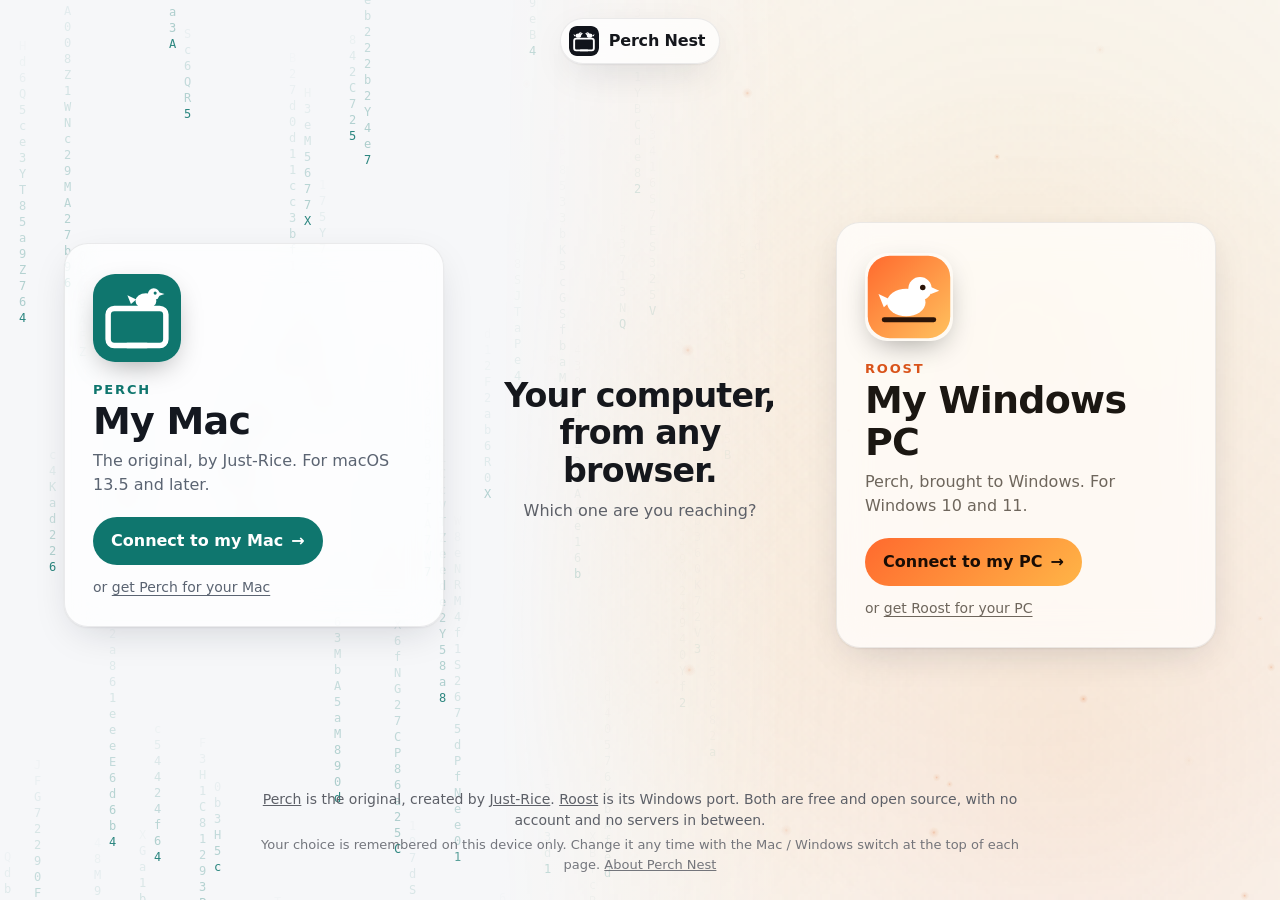
<file: index.html>
<!doctype html>
<html lang="en">
<head>
<meta charset="utf-8">
<meta name="viewport" content="width=device-width, initial-scale=1, viewport-fit=cover">
<meta http-equiv="Content-Security-Policy" content="default-src 'self'; script-src 'self'; style-src 'self'; img-src 'self' data:; connect-src 'self'; base-uri 'none'; form-action 'none'; object-src 'none'">
<title>Perch Nest</title>
<meta name="description" content="Reach your Mac or your Windows PC from any browser. Perch for Mac, by Just-Rice, and Roost for Windows.">
<link rel="icon" href="img/logo.svg" type="image/svg+xml">
<link rel="stylesheet" href="css/nest.css">
<!-- A choice made before goes straight there (js/nest.js); #choose always shows this page. -->
<script src="js/remembered.js"></script>
</head>
<body>
<canvas class="bg perch-bg" aria-hidden="true"></canvas>
<canvas class="bg roost-bg" aria-hidden="true"></canvas>

<header class="top">
  <a class="brand" href="./#choose"><img src="img/logo.svg" alt="" width="30" height="30"><span>Perch Nest</span></a>
</header>

<main class="split" id="split">
  <a class="side mac" id="pickMac" href="mac/connect.html" data-choice="mac" aria-describedby="macWhat">
    <div class="side-inner">
      <img class="app-icon" src="mac/img/icon.svg" alt="" width="88" height="88">
      <p class="eyebrow">Perch</p>
      <h2>My Mac</h2>
      <p class="what" id="macWhat">The original, by Just-Rice. For macOS 13.5 and later.</p>
      <span class="go">Connect to my Mac <span aria-hidden="true">→</span></span>
      <span class="sub">or <span class="u" data-href="mac/">get Perch for your Mac</span></span>
      <span class="last" hidden>Your last choice</span>
    </div>
  </a>
  <a class="side win" id="pickWin" href="windows/connect.html" data-choice="windows" aria-describedby="winWhat">
    <div class="side-inner">
      <img class="app-icon" src="windows/img/icon.svg" alt="" width="88" height="88">
      <p class="eyebrow">Roost</p>
      <h2>My Windows PC</h2>
      <p class="what" id="winWhat">Perch, brought to Windows. For Windows 10 and 11.</p>
      <span class="go">Connect to my PC <span aria-hidden="true">→</span></span>
      <span class="sub">or <span class="u" data-href="windows/">get Roost for your PC</span></span>
      <span class="last" hidden>Your last choice</span>
    </div>
  </a>
  <div class="center">
    <h1>Your computer,<br>from any browser.</h1>
    <p>Which one are you reaching?</p>
  </div>
</main>

<footer class="bottom">
  <p><a href="https://github.com/Just-Rice/perch">Perch</a> is the original, created by
    <a href="https://github.com/Just-Rice">Just-Rice</a>. <a href="https://github.com/faarisaahmed/roost">Roost</a> is
    its Windows port. Both are free and open source, with no account and no servers in between.</p>
  <p class="small">Your choice is remembered on this device only. Change it any time with the Mac / Windows switch at
    the top of each page. <a href="https://github.com/perch-nest">About Perch Nest</a></p>
</footer>
<script type="module" src="js/nest.js"></script>
</body>
</html>
</file>
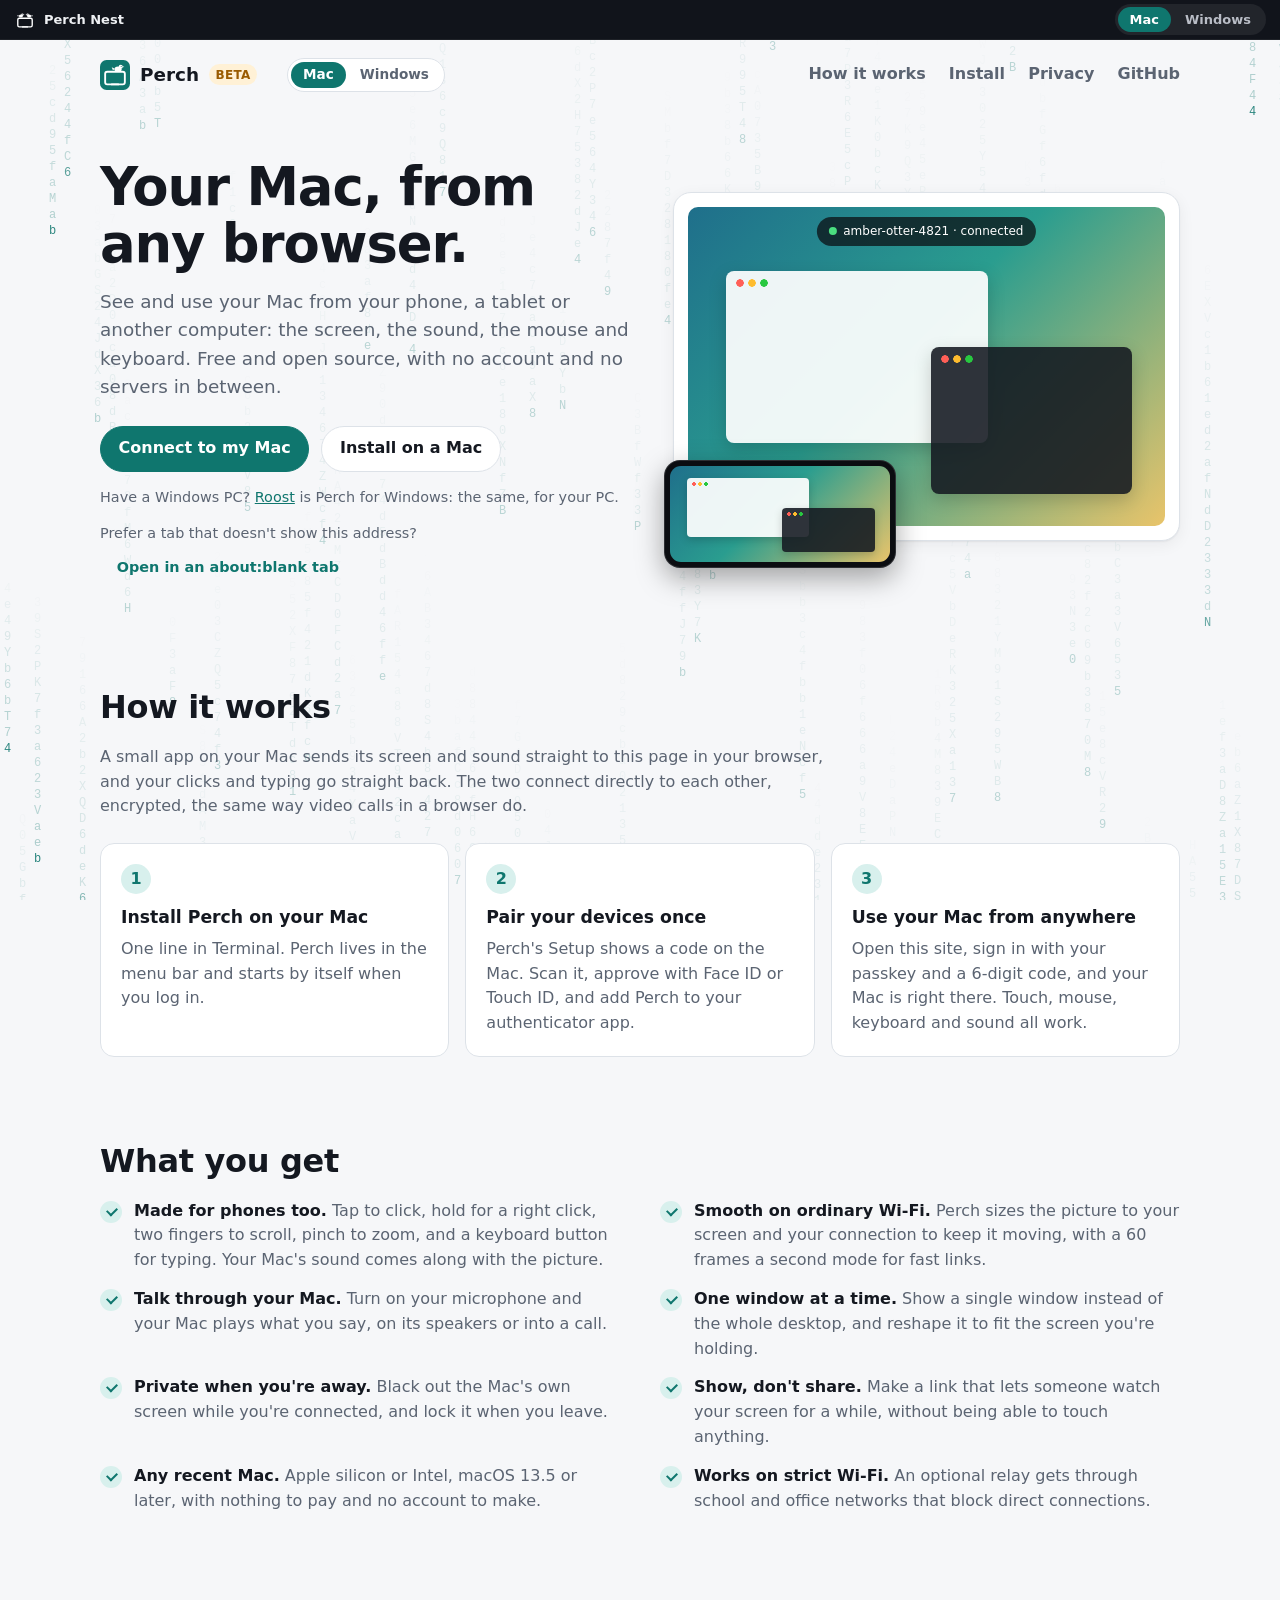
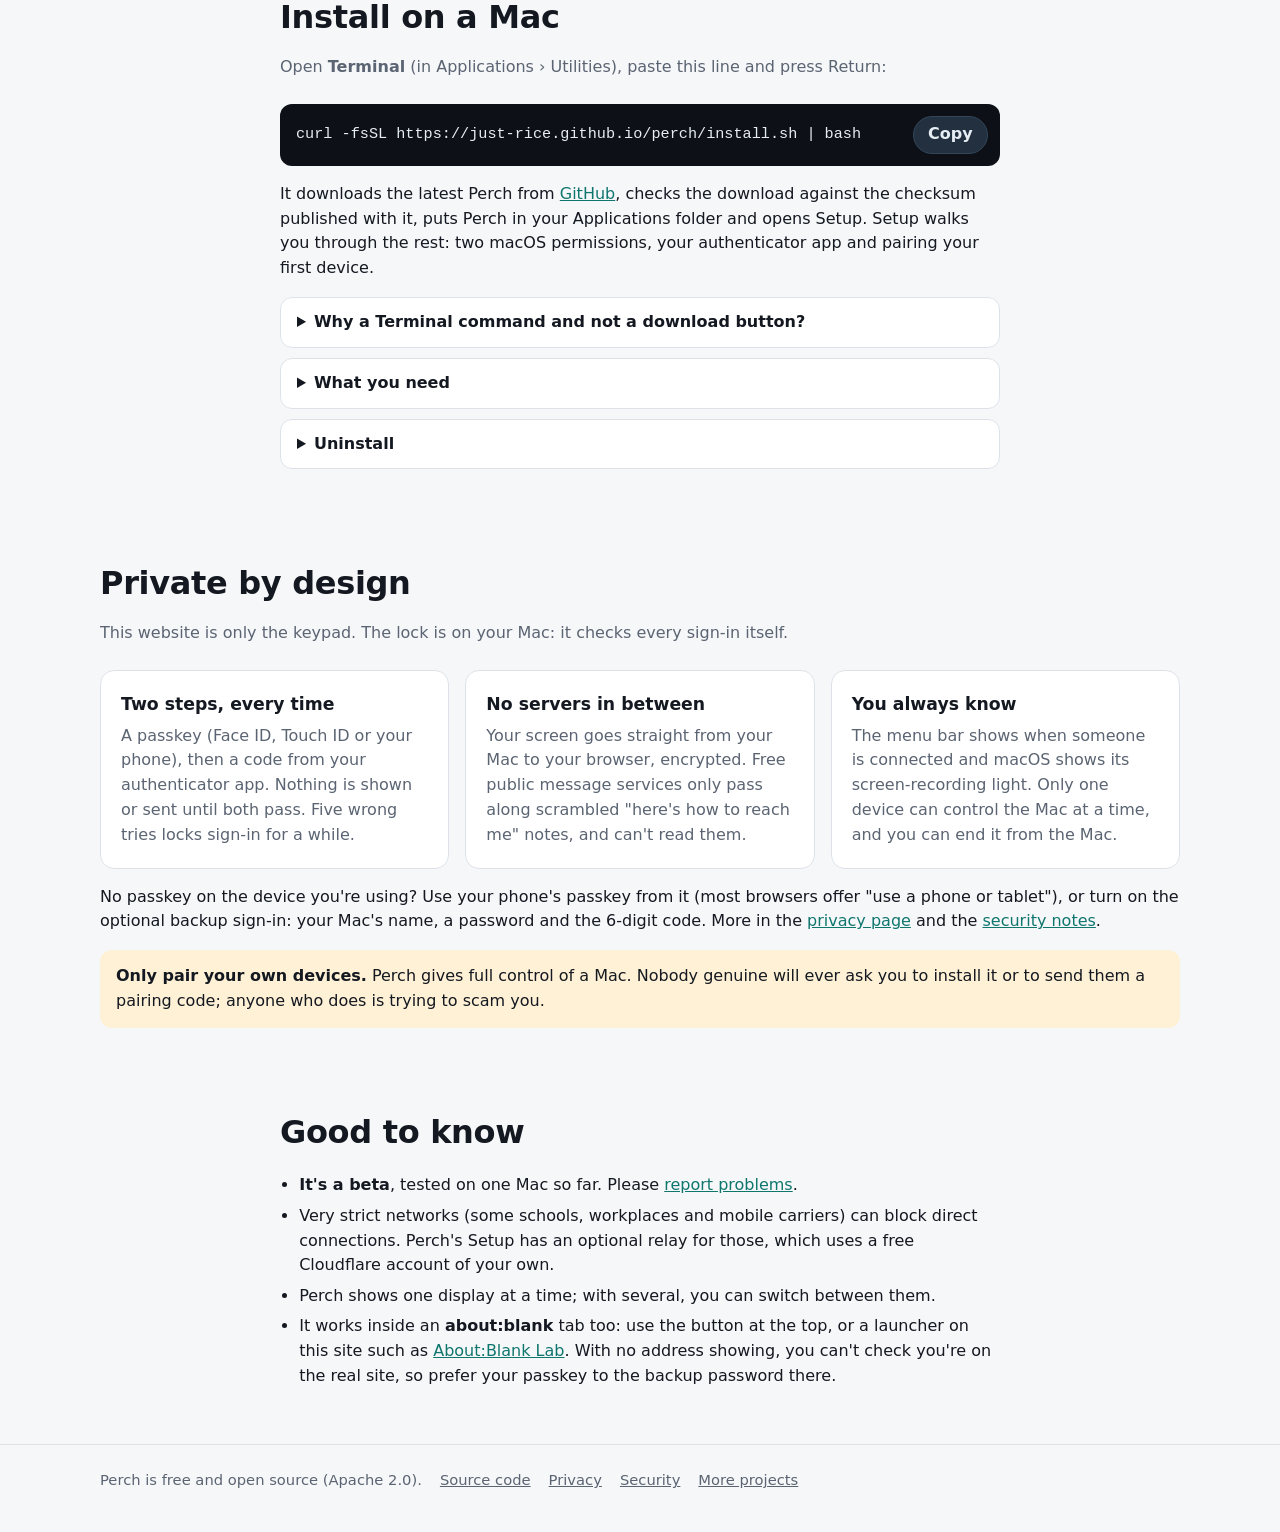
<file: mac/index.html>
<!doctype html>
<html lang="en">
<head>
<meta charset="utf-8">
<meta name="viewport" content="width=device-width, initial-scale=1">
<meta http-equiv="Content-Security-Policy" content="default-src 'self'; script-src 'self'; style-src 'self'; img-src 'self' data:; connect-src 'self'; frame-src 'self'; base-uri 'none'; form-action 'none'; object-src 'none'">
<meta name="referrer" content="no-referrer">
<title>Perch: your Mac, from any browser</title>
<meta name="description" content="See and use your Mac from any browser, with its sound. Free and open source, no account and no servers in between. Sign in with a passkey and an authenticator code.">
<meta property="og:title" content="Perch: your Mac, from any browser">
<meta property="og:description" content="See and use your Mac from any browser. Free, open source, no account, no servers in between.">
<meta property="og:image" content="https://just-rice.github.io/perch/img/og.png">
<link rel="icon" href="img/icon.svg" type="image/svg+xml">
<meta name="perch-platform" content="mac">
<link rel="manifest" href="app.webmanifest">
<link rel="apple-touch-icon" href="img/apple-touch-icon.png">
<meta name="apple-mobile-web-app-capable" content="yes">
<meta name="mobile-web-app-capable" content="yes">
<meta name="apple-mobile-web-app-title" content="Perch">
<link rel="stylesheet" href="css/perch.css">
<link rel="stylesheet" href="css/platform.css">
<script src="js/platform.js"></script>
<link rel="stylesheet" href="/nest/switch.css"><script type="module" src="/nest/switch.js"></script>
</head>
<body>
<canvas class="cipher" id="cipher" aria-hidden="true"></canvas>
<div class="wrap">
  <header class="site">
    <a class="brand" href="./">
      <img src="img/icon.svg" alt="" width="30" height="30">
      Perch <span class="badge">BETA</span>
    </a>
    <nav class="site" aria-label="Main">
      <a class="hide-sm" href="#how">How it works</a>
      <a class="hide-sm" href="#install">Install</a>
      <a class="hide-sm" href="#privacy">Privacy</a>
      <a href="https://github.com/Just-Rice/perch">GitHub</a>
    </nav>
  </header>

  <div class="hero">
    <div>
      <h1>Your Mac, from any browser.</h1>
      <p class="lead">See and use your Mac from your phone, a tablet or another computer: the screen, the sound, the
        mouse and keyboard. Free and open source, with no account and no servers in between.</p>
      <div class="actions">
        <a class="btn primary" href="connect.html">Connect to my Mac</a>
        <a class="btn" href="#install">Install on a Mac</a>
      </div>
      <p class="fine">Have a Windows PC? <a href="windows/">Roost</a> is Perch for Windows: the same, for your PC.</p>
      <p class="fine">Prefer a tab that doesn't show this address?
        <button type="button" class="btn quiet" id="openBlank">Open in an about:blank tab</button></p>
      <p class="fine" id="blankStatus" role="status"></p>
    </div>
    <div class="mock" aria-hidden="true">
      <div class="screen">
        <div class="bar"><span class="dot"></span>amber-otter-4821 · connected</div>
        <div class="win w1"></div>
        <div class="win w2"></div>
      </div>
      <div class="phone">
        <div class="screen">
          <div class="win w1"></div>
          <div class="win w2"></div>
        </div>
      </div>
    </div>
  </div>
</div>

<section id="how">
  <div class="wrap">
    <h2>How it works</h2>
    <p class="sub">A small app on your Mac sends its screen and sound straight to this page in your browser, and your
      clicks and typing go straight back. The two connect directly to each other, encrypted, the same way video calls in
      a browser do.</p>
    <div class="cards">
      <div class="card"><div class="num">1</div><h3>Install Perch on your Mac</h3>
        <p>One line in Terminal. Perch lives in the menu bar and starts by itself when you log in.</p></div>
      <div class="card"><div class="num">2</div><h3>Pair your devices once</h3>
        <p>Perch's Setup shows a code on the Mac. Scan it, approve with Face ID or Touch ID, and add Perch to your
          authenticator app.</p></div>
      <div class="card"><div class="num">3</div><h3>Use your Mac from anywhere</h3>
        <p>Open this site, sign in with your passkey and a 6-digit code, and your Mac is right there. Touch, mouse,
          keyboard and sound all work.</p></div>
    </div>
  </div>
</section>

<section id="features">
  <div class="wrap">
    <h2>What you get</h2>
    <ul class="features">
      <li><b>Made for phones too.</b> Tap to click, hold for a right click, two fingers to scroll, pinch to zoom, and
        a keyboard button for typing. Your Mac's sound comes along with the picture.</li>
      <li><b>Smooth on ordinary Wi-Fi.</b> Perch sizes the picture to your screen and your connection to keep it
        moving, with a 60 frames a second mode for fast links.</li>
      <li><b>Talk through your Mac.</b> Turn on your microphone and your Mac plays what you say, on its speakers or
        into a call.</li>
      <li><b>One window at a time.</b> Show a single window instead of the whole desktop, and reshape it to fit the
        screen you're holding.</li>
      <li><b>Private when you're away.</b> Black out the Mac's own screen while you're connected, and lock it when
        you leave.</li>
      <li><b>Show, don't share.</b> Make a link that lets someone watch your screen for a while, without being able
        to touch anything.</li>
      <li><b>Any recent Mac.</b> Apple silicon or Intel, macOS 13.5 or later, with nothing to pay and no account to
        make.</li>
      <li><b>Works on strict Wi-Fi.</b> An optional relay gets through school and office networks that block direct
        connections.</li>
    </ul>
  </div>
</section>

<section id="install">
  <div class="narrow">
    <h2>Install on a Mac</h2>
    <p class="sub">Open <b>Terminal</b> (in Applications › Utilities), paste this line and press Return:</p>
    <div class="cmd">
      <code id="installCmd">curl -fsSL https://just-rice.github.io/perch/install.sh | bash</code>
      <button type="button" class="btn" id="copyCmd">Copy</button>
    </div>
    <p class="fine" id="copyStatus" role="status"></p>
    <p>It downloads the latest Perch from <a href="https://github.com/Just-Rice/perch/releases">GitHub</a>, checks the
      download against the checksum published with it, puts Perch in your Applications folder and opens Setup.
      Setup walks you through the rest: two macOS permissions, your authenticator app and pairing your first device.</p>
    <details>
      <summary>Why a Terminal command and not a download button?</summary>
      <p>Perch is free and isn't registered with Apple's paid developer programme. A Mac blocks unregistered apps that
        were downloaded in a browser ("Perch can't be opened because Apple cannot check it"). Files fetched by Terminal
        aren't marked that way, so the app simply opens. You can read exactly what the command does:
        <a href="install.sh">install.sh</a>.</p>
      <p>Rather download it yourself? Get <code>Perch.zip</code> from the
        <a href="https://github.com/Just-Rice/perch/releases/latest">latest release</a>, unzip it, move Perch to
        Applications and open it. When macOS refuses, open <b>System Settings › Privacy &amp; Security</b>, scroll down
        and click <b>Open Anyway</b> next to the message about Perch. Or
        <a href="https://github.com/Just-Rice/perch#building-from-source">build it from the code</a>.</p>
    </details>
    <details>
      <summary>What you need</summary>
      <ul class="list">
        <li><b>The Mac:</b> macOS 13.5 Ventura or later, on Apple silicon (M1 or later) or an Intel chip. The Intel
          version is new and has only been tested in emulation so far.</li>
        <li><b>The device you view from:</b> a recent Safari, Chrome, Edge or Firefox, on a phone, tablet or computer.</li>
        <li><b>An authenticator app</b> for the 6-digit codes: Apple Passwords, Google Authenticator, Microsoft
          Authenticator, 1Password and others all work.</li>
        <li>The Mac has to be <b>on, awake and logged in</b>. Perch can keep it from going to sleep.</li>
      </ul>
    </details>
    <details>
      <summary>Uninstall</summary>
      <p>Open Perch's Setup from the menu bar and choose <b>Uninstall Perch</b>, or run
        <code>curl -fsSL https://just-rice.github.io/perch/uninstall.sh | bash</code>. Either way Perch stops starting
        at login, its settings and Keychain entry are deleted and the app goes to the Trash.</p>
    </details>
  </div>
</section>

<section id="privacy">
  <div class="wrap">
    <h2>Private by design</h2>
    <p class="sub">This website is only the keypad. The lock is on your Mac: it checks every sign-in itself.</p>
    <div class="cards">
      <div class="card"><h3>Two steps, every time</h3>
        <p>A passkey (Face ID, Touch ID or your phone), then a code from your authenticator app. Nothing is shown or
          sent until both pass. Five wrong tries locks sign-in for a while.</p></div>
      <div class="card"><h3>No servers in between</h3>
        <p>Your screen goes straight from your Mac to your browser, encrypted. Free public message services only pass
          along scrambled "here's how to reach me" notes, and can't read them.</p></div>
      <div class="card"><h3>You always know</h3>
        <p>The menu bar shows when someone is connected and macOS shows its screen-recording light. Only one device can
          control the Mac at a time, and you can end it from the Mac.</p></div>
    </div>
    <p>No passkey on the device you're using? Use your phone's passkey from it (most browsers offer
      "use a phone or tablet"), or turn on the optional backup sign-in: your Mac's name, a password and the 6-digit code.
      More in the <a href="privacy.html">privacy page</a> and the
      <a href="https://github.com/Just-Rice/perch/blob/main/SECURITY.md">security notes</a>.</p>
    <div class="note warn"><b>Only pair your own devices.</b> Perch gives full control of a Mac. Nobody genuine will
      ever ask you to install it or to send them a pairing code; anyone who does is trying to scam you.</div>
  </div>
</section>

<section id="limits">
  <div class="narrow">
    <h2>Good to know</h2>
    <ul class="list">
      <li><b>It's a beta</b>, tested on one Mac so far. Please <a href="https://github.com/Just-Rice/perch/issues">report problems</a>.</li>
      <li>Very strict networks (some schools, workplaces and mobile carriers) can block direct connections.
        Perch's Setup has an optional relay for those, which uses a free Cloudflare account of your own.</li>
      <li>Perch shows one display at a time; with several, you can switch between them.</li>
      <li>It works inside an <b>about:blank</b> tab too: use the button at the top, or a launcher on this site such as
        <a href="https://just-rice.github.io/about-blank-lab/">About:Blank Lab</a>. With no address showing, you can't
        check you're on the real site, so prefer your passkey to the backup password there.</li>
    </ul>
  </div>
</section>

<footer class="site">
  <div class="wrap links">
    <span>Perch is free and open source (Apache 2.0).</span>
    <a href="https://github.com/Just-Rice/perch">Source code</a>
    <a href="privacy.html">Privacy</a>
    <a href="https://github.com/Just-Rice/perch/blob/main/SECURITY.md">Security</a>
    <a href="https://just-rice.github.io/">More projects</a>
  </div>
</footer>
<script type="module" src="js/front.js"></script>
</body>
</html>
</file>
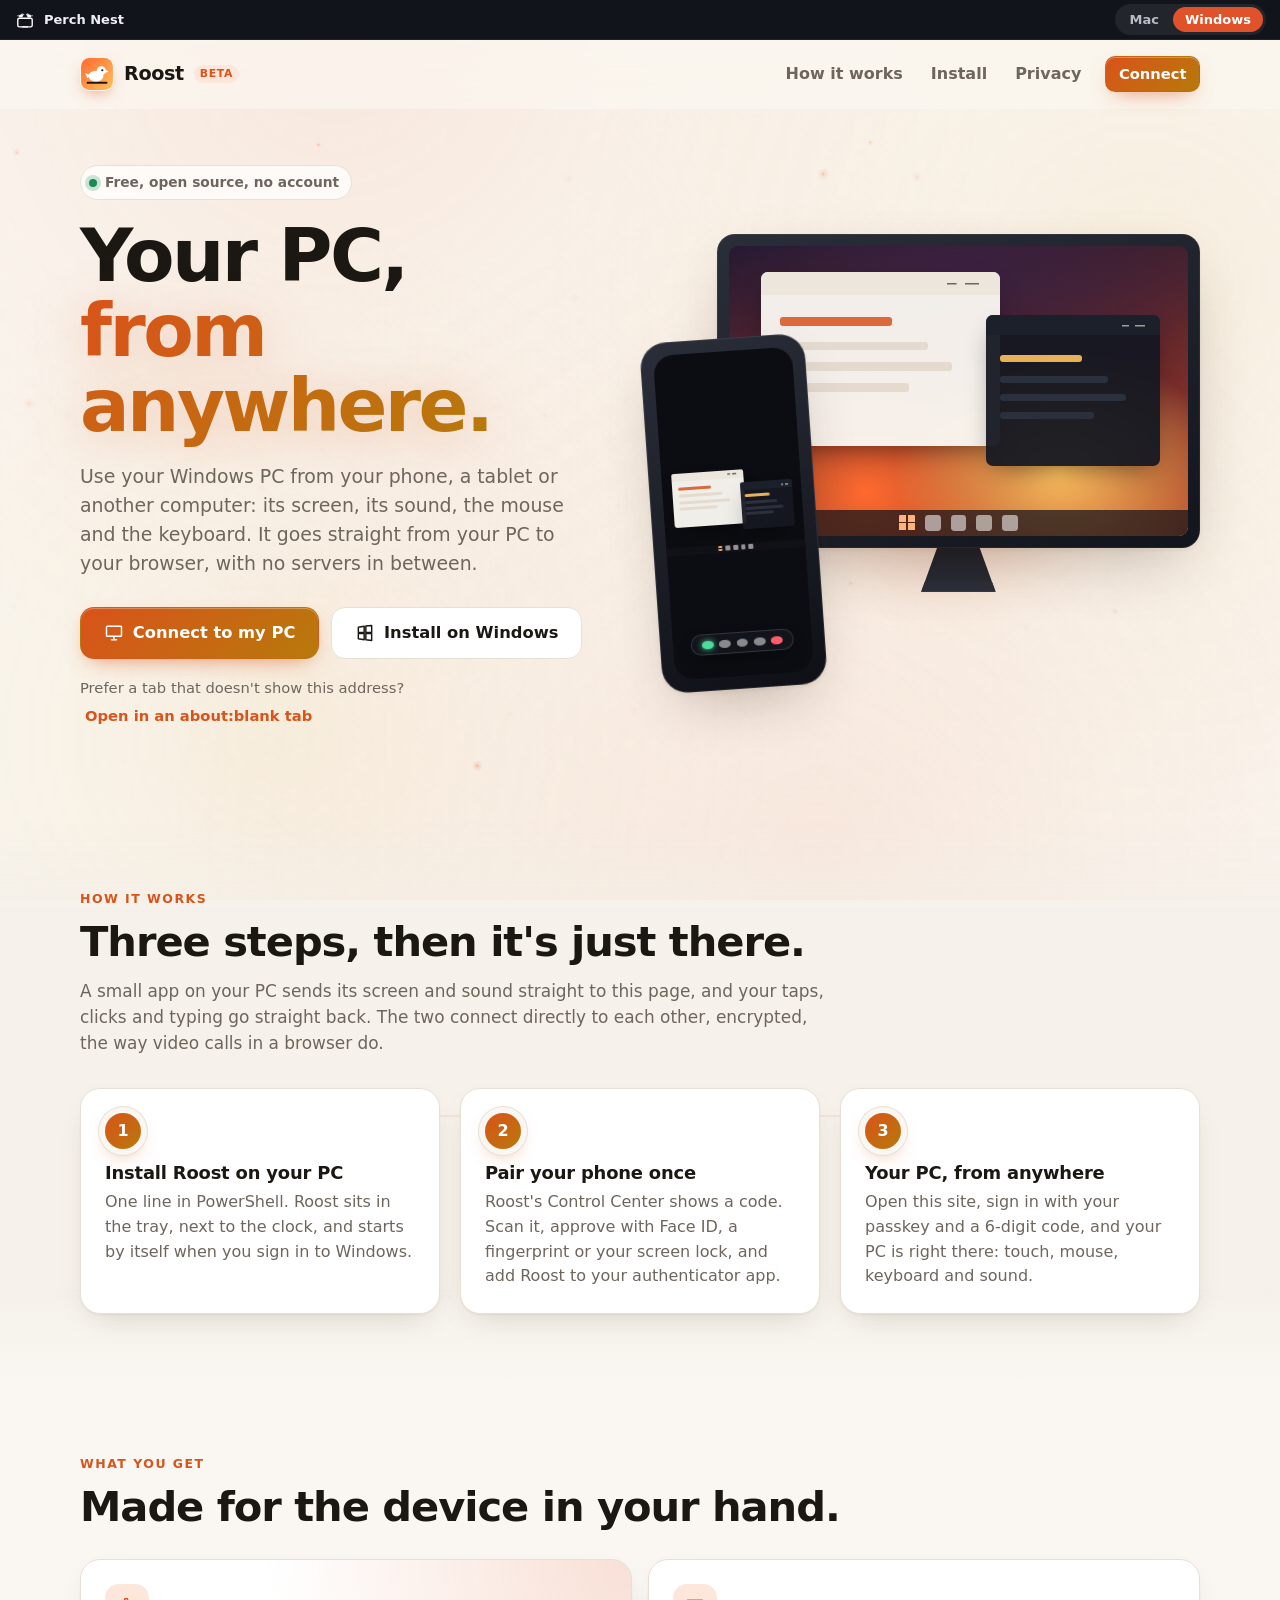
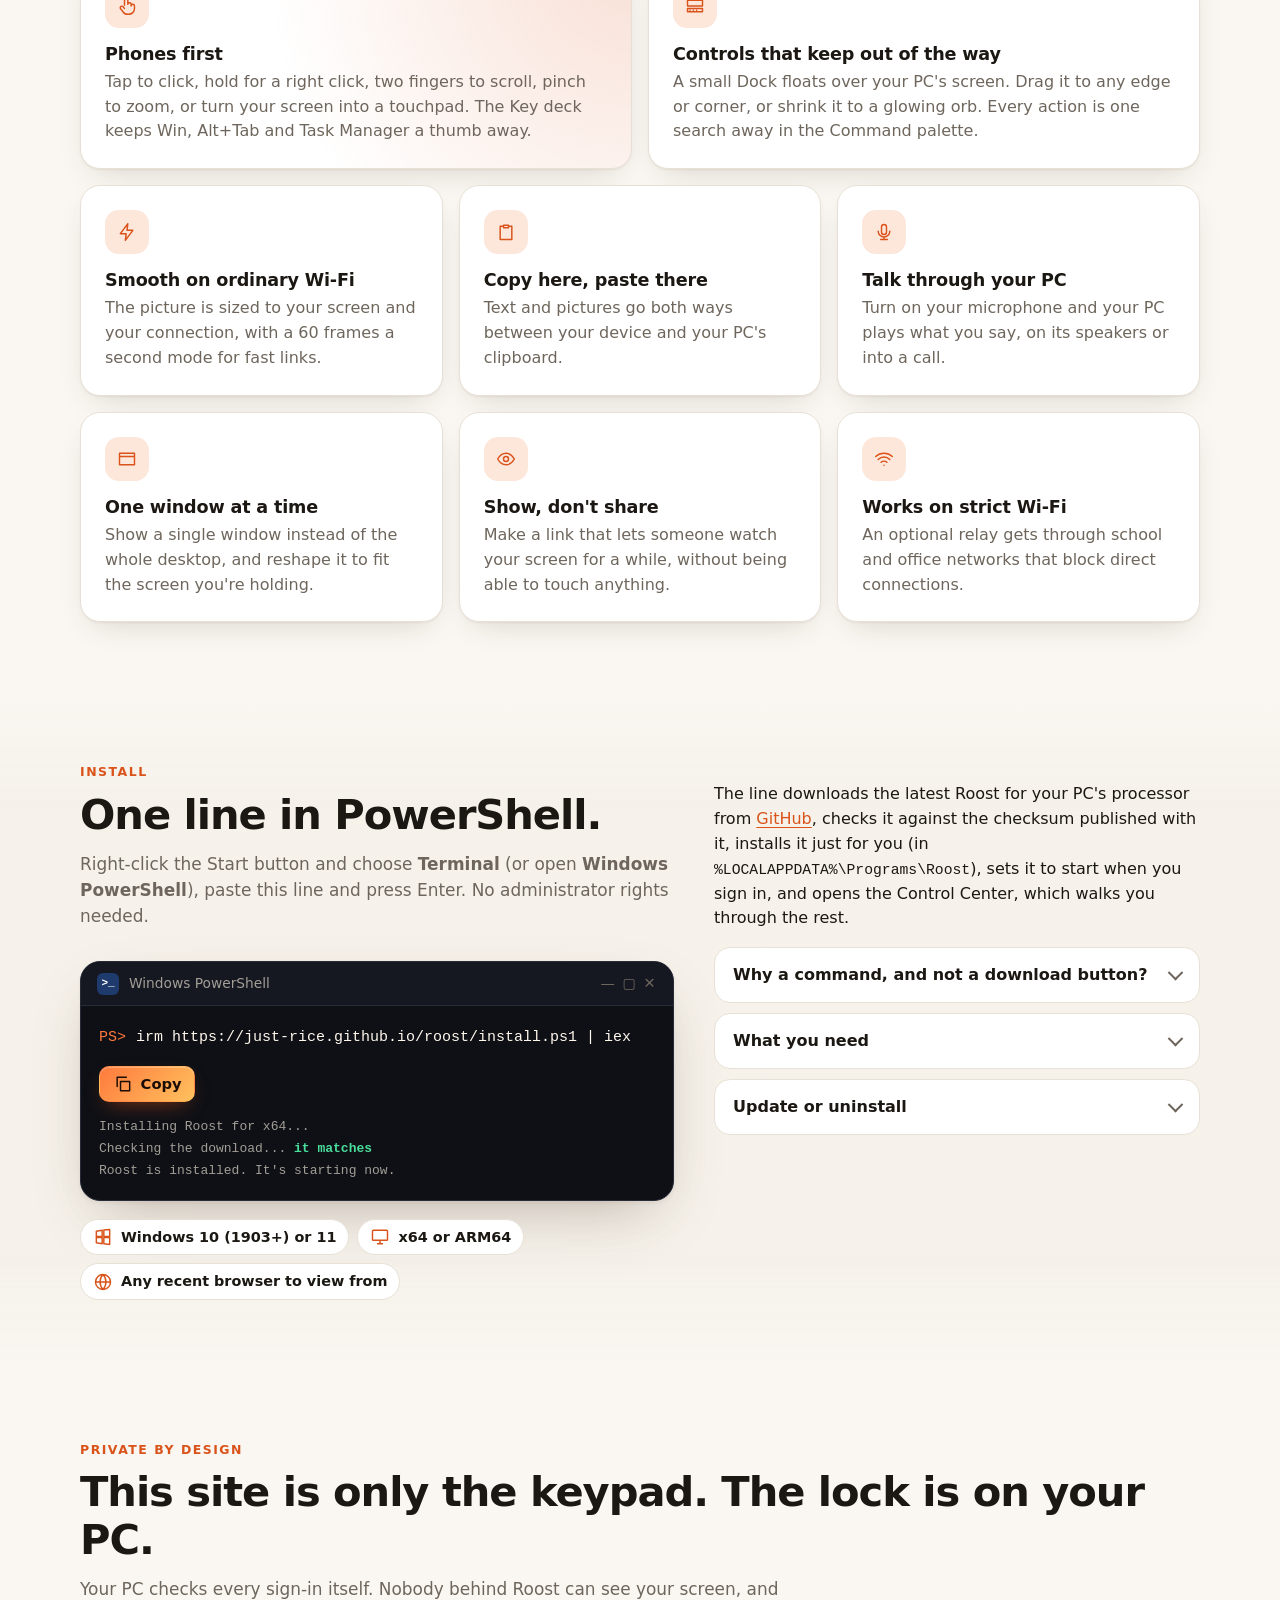
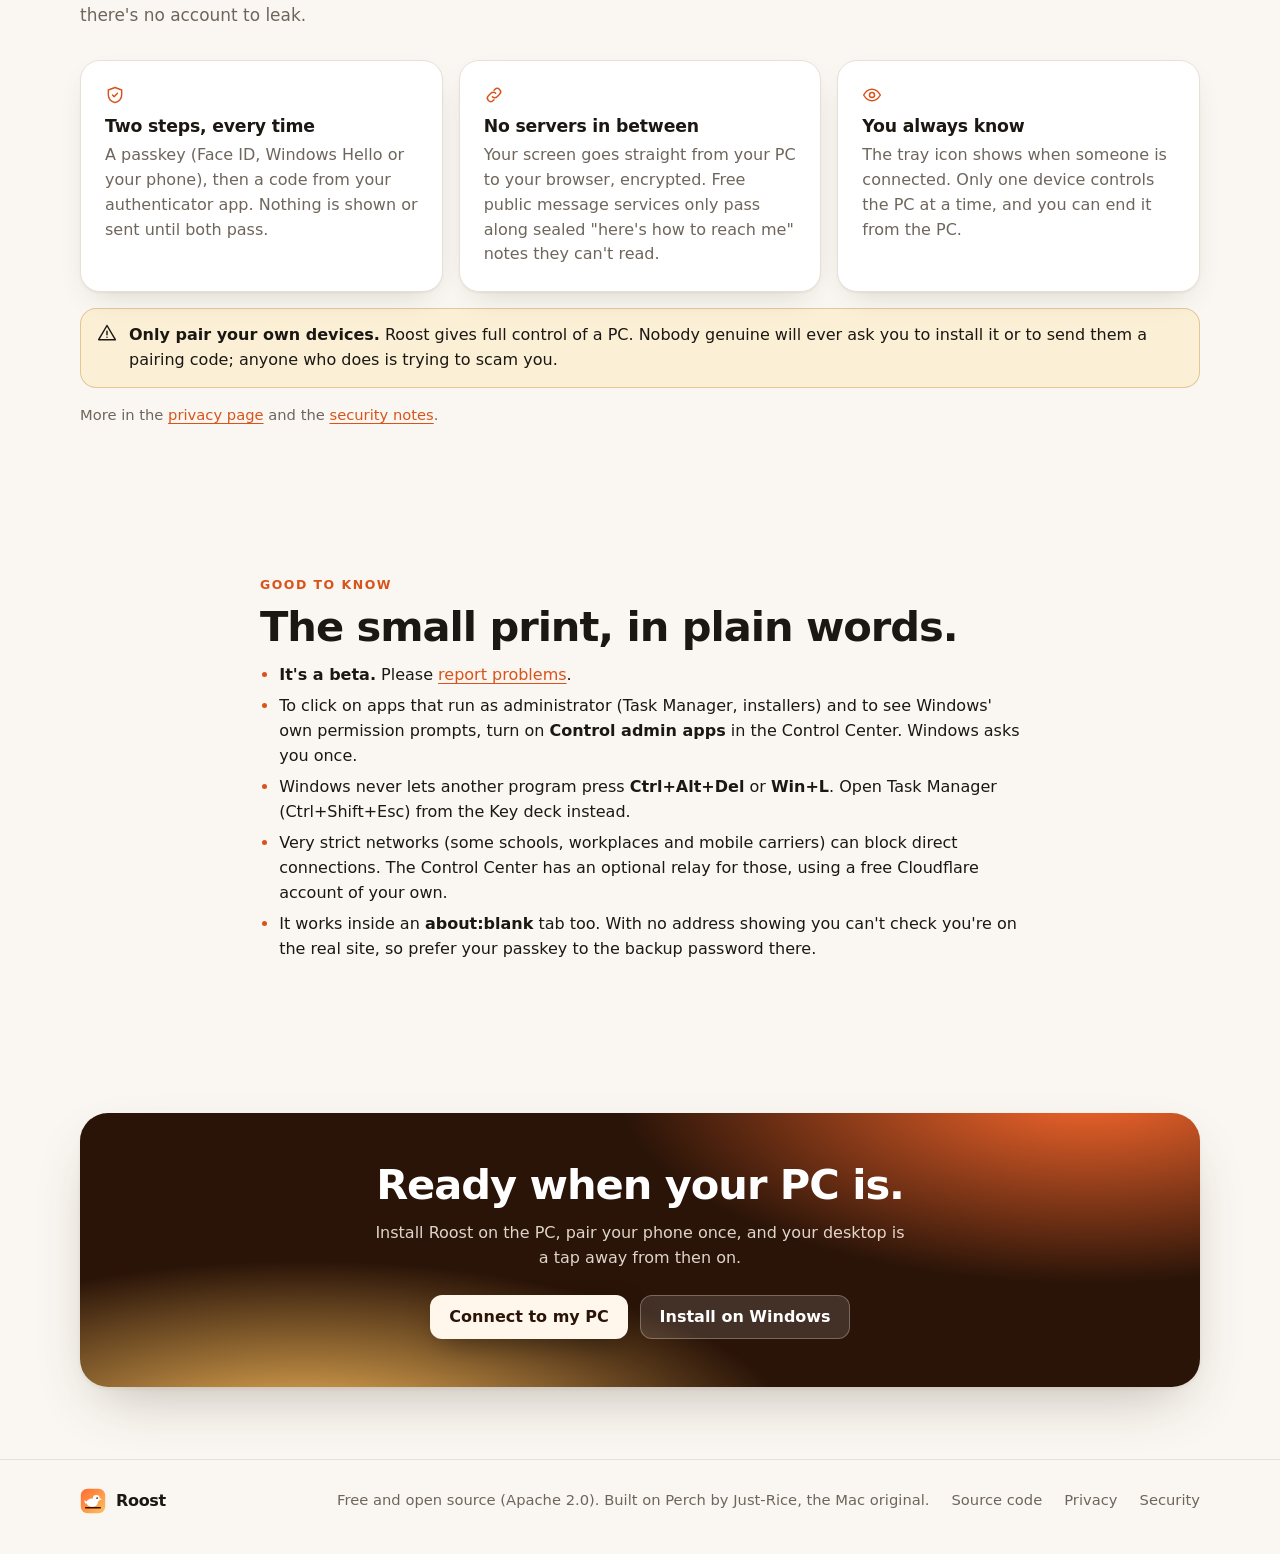
<file: windows/index.html>
<!doctype html>
<html lang="en">
<head>
<meta charset="utf-8">
<meta name="viewport" content="width=device-width, initial-scale=1, viewport-fit=cover">
<meta http-equiv="Content-Security-Policy" content="default-src 'self'; script-src 'self'; style-src 'self'; img-src 'self' data:; connect-src 'self'; frame-src 'self'; base-uri 'none'; form-action 'none'; object-src 'none'">
<meta name="referrer" content="no-referrer">
<meta name="color-scheme" content="light dark">
<meta name="theme-color" content="#FAF7F2" media="(prefers-color-scheme: light)">
<meta name="theme-color" content="#0B0D12" media="(prefers-color-scheme: dark)">
<title>Roost: your PC, from anywhere</title>
<meta name="description" content="See and use your Windows PC from any browser: screen, sound, mouse and keyboard, from a phone, a tablet or another computer. Free and open source, no account, no servers in between.">
<meta property="og:title" content="Roost: your PC, from anywhere">
<meta property="og:description" content="Your Windows PC in any browser. Free, open source, no account, no servers in between.">
<link rel="icon" href="img/icon.svg" type="image/svg+xml">
<link rel="stylesheet" href="css/roost.css">
<link rel="stylesheet" href="/nest/switch.css"><script type="module" src="/nest/switch.js"></script>
</head>
<body class="front">
<canvas class="embers" id="embers" aria-hidden="true"></canvas>
<a class="sr-only" href="#main">Skip to the content</a>

<header class="site" id="top">
  <div class="wrap">
    <a class="brand" href="./"><img src="img/icon.svg" alt="" width="34" height="34">Roost <span class="badge">BETA</span></a>
    <nav class="site" aria-label="Main">
      <a class="hide-sm" href="#how">How it works</a>
      <a class="hide-sm" href="#install">Install</a>
      <a class="hide-sm" href="#privacy">Privacy</a>
      <a class="btn primary small" href="connect.html">Connect</a>
    </nav>
  </div>
</header>

<main id="main">
  <div class="wrap hero">
    <div>
      <span class="eyebrow"><i aria-hidden="true"></i>Free, open source, no account</span>
      <h1>Your PC, <span class="glow">from anywhere.</span></h1>
      <p class="lead">Use your Windows PC from your phone, a tablet or another computer: its screen, its sound, the
        mouse and the keyboard. It goes straight from your PC to your browser, with no servers in between.</p>
      <div class="actions">
        <a class="btn primary" href="connect.html"><span data-icon="pc" aria-hidden="true"></span>Connect to my PC</a>
        <a class="btn" href="#install"><span data-icon="windows" aria-hidden="true"></span>Install on Windows</a>
      </div>
      <p class="fine">Prefer a tab that doesn't show this address?
        <button type="button" class="btn quiet small" id="openBlank">Open in an about:blank tab</button></p>
      <p class="fine" id="blankStatus" role="status"></p>
    </div>

    <!-- A PC on the desk and a phone in front of it, showing the same screen with Roost's Dock (CSS only). -->
    <div class="art" aria-hidden="true">
      <div class="monitor">
        <div class="desk">
          <div class="win w1"><i></i><i></i><i></i><i></i></div>
          <div class="win w2"><i></i><i></i><i></i><i></i></div>
          <div class="taskbar"><b></b><b></b><b></b><b></b><b></b></div>
        </div>
        <div class="stand"></div>
      </div>
      <div class="phone">
        <div class="desk">
          <div class="pc">
            <div class="desk">
              <div class="win w1"><i></i><i></i><i></i><i></i></div>
              <div class="win w2"><i></i><i></i><i></i><i></i></div>
              <div class="taskbar"><b></b><b></b><b></b><b></b><b></b></div>
            </div>
          </div>
          <div class="mini-dock"><b></b><b></b><b></b><b></b><b></b></div>
        </div>
      </div>
    </div>
  </div>

  <section class="band tint" id="how" aria-labelledby="h-how">
    <div class="wrap">
      <p class="kicker">How it works</p>
      <h2 id="h-how">Three steps, then it's just there.</h2>
      <p class="sub">A small app on your PC sends its screen and sound straight to this page, and your taps, clicks and
        typing go straight back. The two connect directly to each other, encrypted, the way video calls in a browser do.</p>
      <ol class="steps3">
        <li><h3>Install Roost on your PC</h3>
          <p>One line in PowerShell. Roost sits in the tray, next to the clock, and starts by itself when you sign in to
            Windows.</p></li>
        <li><h3>Pair your phone once</h3>
          <p>Roost's Control Center shows a code. Scan it, approve with Face ID, a fingerprint or your screen lock, and add
            Roost to your authenticator app.</p></li>
        <li><h3>Your PC, from anywhere</h3>
          <p>Open this site, sign in with your passkey and a 6-digit code, and your PC is right there: touch, mouse,
            keyboard and sound.</p></li>
      </ol>
    </div>
  </section>

  <section class="band" id="features" aria-labelledby="h-features">
    <div class="wrap">
      <p class="kicker">What you get</p>
      <h2 id="h-features">Made for the device in your hand.</h2>
      <div class="bento">
        <div class="tile wide hot"><span class="ico" data-icon="touch" aria-hidden="true"></span>
          <h3>Phones first</h3>
          <p>Tap to click, hold for a right click, two fingers to scroll, pinch to zoom, or turn your screen into a
            touchpad. The Key deck keeps Win, Alt+Tab and Task Manager a thumb away.</p></div>
        <div class="tile wide"><span class="ico" data-icon="dock" aria-hidden="true"></span>
          <h3>Controls that keep out of the way</h3>
          <p>A small Dock floats over your PC's screen. Drag it to any edge or corner, or shrink it to a glowing orb.
            Every action is one search away in the Command palette.</p></div>
        <div class="tile"><span class="ico" data-icon="bolt" aria-hidden="true"></span>
          <h3>Smooth on ordinary Wi-Fi</h3>
          <p>The picture is sized to your screen and your connection, with a 60 frames a second mode for fast links.</p></div>
        <div class="tile"><span class="ico" data-icon="clipboard" aria-hidden="true"></span>
          <h3>Copy here, paste there</h3>
          <p>Text and pictures go both ways between your device and your PC's clipboard.</p></div>
        <div class="tile"><span class="ico" data-icon="mic" aria-hidden="true"></span>
          <h3>Talk through your PC</h3>
          <p>Turn on your microphone and your PC plays what you say, on its speakers or into a call.</p></div>
        <div class="tile"><span class="ico" data-icon="window" aria-hidden="true"></span>
          <h3>One window at a time</h3>
          <p>Show a single window instead of the whole desktop, and reshape it to fit the screen you're holding.</p></div>
        <div class="tile"><span class="ico" data-icon="eye" aria-hidden="true"></span>
          <h3>Show, don't share</h3>
          <p>Make a link that lets someone watch your screen for a while, without being able to touch anything.</p></div>
        <div class="tile"><span class="ico" data-icon="wifi" aria-hidden="true"></span>
          <h3>Works on strict Wi-Fi</h3>
          <p>An optional relay gets through school and office networks that block direct connections.</p></div>
      </div>
    </div>
  </section>

  <section class="band tint" id="install" aria-labelledby="h-install">
    <div class="wrap install">
      <div>
        <p class="kicker">Install</p>
        <h2 id="h-install">One line in PowerShell.</h2>
        <p class="sub">Right-click the Start button and choose <b>Terminal</b> (or open <b>Windows PowerShell</b>), paste
          this line and press Enter. No administrator rights needed.</p>
        <div class="term">
          <div class="term-bar"><span class="ps" aria-hidden="true">&gt;_</span>Windows PowerShell<span class="controls" aria-hidden="true">— ▢ ✕</span></div>
          <div class="term-body">
            <div class="term-line"><span class="prompt" aria-hidden="true">PS&gt;</span><code id="installCmd">irm https://just-rice.github.io/roost/install.ps1 | iex</code></div>
            <div class="term-actions">
              <button type="button" class="btn primary small" id="copyCmd"><span data-icon="copy" aria-hidden="true"></span>Copy</button>
              <span class="term-status" id="copyStatus" role="status"></span>
            </div>
            <p class="term-out" aria-hidden="true">Installing Roost for x64...<br>Checking the download... <b>it matches</b><br>Roost is installed. It's starting now.</p>
          </div>
        </div>
        <ul class="reqs" aria-label="What you need">
          <li><span data-icon="windows" aria-hidden="true"></span>Windows 10 (1903+) or 11</li>
          <li><span data-icon="pc" aria-hidden="true"></span>x64 or ARM64</li>
          <li><span data-icon="globe" aria-hidden="true"></span>Any recent browser to view from</li>
        </ul>
      </div>
      <div>
        <p>The line downloads the latest Roost for your PC's processor from
          <a href="https://github.com/Just-Rice/roost/releases">GitHub</a>, checks it against the checksum published
          with it, installs it just for you (in <code>%LOCALAPPDATA%\Programs\Roost</code>), sets it to start when you
          sign in, and opens the Control Center, which walks you through the rest.</p>
        <details>
          <summary>Why a command, and not a download button?</summary>
          <p>Roost is free and isn't signed with a paid code-signing certificate. Windows SmartScreen stops unsigned apps
            downloaded in a browser with a blue "Windows protected your PC" screen. Files fetched by PowerShell aren't
            marked as downloaded from the internet, so Roost simply starts. You can read exactly what the line runs:
            <a href="install.ps1">install.ps1</a>.</p>
          <div class="smartscreen" aria-hidden="true">
            <div class="ss-top"><b>Windows protected your PC</b><span>Microsoft Defender SmartScreen prevented an unrecognised app from starting.</span></div>
            <div class="ss-body"><u>More info</u> › Run anyway</div>
          </div>
          <p>Rather download it yourself? Get the zip for your PC from the
            <a href="https://github.com/Just-Rice/roost/releases/latest">latest release</a>, unzip it and open
            <code>roost.exe</code>. If SmartScreen appears, choose <b>More info</b>, then <b>Run anyway</b>.</p>
        </details>
        <details>
          <summary>What you need</summary>
          <ul class="list">
            <li><b>The PC:</b> Windows 10 version 1903 or later, or Windows 11, with an x64 (Intel or AMD) or ARM64
              processor.</li>
            <li><b>The device you view from:</b> a recent Safari, Chrome, Edge or Firefox, on a phone, tablet or computer.</li>
            <li><b>An authenticator app</b> for the 6-digit codes: Microsoft Authenticator, Google Authenticator, Apple
              Passwords, 1Password and others all work.</li>
            <li>The PC has to be <b>on, awake and signed in</b>. Roost can keep it from going to sleep.</li>
          </ul>
        </details>
        <details>
          <summary>Update or uninstall</summary>
          <p>The Control Center tells you when an update is out. To remove Roost, run this in PowerShell:</p>
          <p><code>irm https://just-rice.github.io/roost/uninstall.ps1 | iex</code></p>
          <p>It stops Roost, stops it starting with Windows and deletes the app, and asks before deleting your settings.
            Read it first: <a href="uninstall.ps1">uninstall.ps1</a>.</p>
        </details>
      </div>
    </div>
  </section>

  <section class="band" id="privacy" aria-labelledby="h-privacy">
    <div class="wrap">
      <p class="kicker">Private by design</p>
      <h2 id="h-privacy">This site is only the keypad. The lock is on your PC.</h2>
      <p class="sub">Your PC checks every sign-in itself. Nobody behind Roost can see your screen, and there's no account
        to leak.</p>
      <div class="promises">
        <div class="promise"><span data-icon="shield" aria-hidden="true"></span><h3>Two steps, every time</h3>
          <p>A passkey (Face ID, Windows Hello or your phone), then a code from your authenticator app. Nothing is shown
            or sent until both pass.</p></div>
        <div class="promise"><span data-icon="link" aria-hidden="true"></span><h3>No servers in between</h3>
          <p>Your screen goes straight from your PC to your browser, encrypted. Free public message services only pass
            along sealed "here's how to reach me" notes they can't read.</p></div>
        <div class="promise"><span data-icon="eye" aria-hidden="true"></span><h3>You always know</h3>
          <p>The tray icon shows when someone is connected. Only one device controls the PC at a time, and you can end it
            from the PC.</p></div>
      </div>
      <div class="note warn"><span data-icon="warn" aria-hidden="true"></span><div><b>Only pair your own devices.</b>
        Roost gives full control of a PC. Nobody genuine will ever ask you to install it or to send them a pairing code;
        anyone who does is trying to scam you.</div></div>
      <p class="fine">More in the <a href="privacy.html">privacy page</a> and the
        <a href="https://github.com/Just-Rice/roost/blob/main/SECURITY.md">security notes</a>.</p>
    </div>
  </section>

  <section class="band" id="limits" aria-labelledby="h-limits">
    <div class="narrow">
      <p class="kicker">Good to know</p>
      <h2 id="h-limits">The small print, in plain words.</h2>
      <ul class="list">
        <li><b>It's a beta.</b> Please <a href="https://github.com/Just-Rice/roost/issues">report problems</a>.</li>
        <li>To click on apps that run as administrator (Task Manager, installers) and to see Windows' own permission
          prompts, turn on <b>Control admin apps</b> in the Control Center. Windows asks you once.</li>
        <li>Windows never lets another program press <b>Ctrl+Alt+Del</b> or <b>Win+L</b>. Open Task Manager
          (Ctrl+Shift+Esc) from the Key deck instead.</li>
        <li>Very strict networks (some schools, workplaces and mobile carriers) can block direct connections. The
          Control Center has an optional relay for those, using a free Cloudflare account of your own.</li>
        <li>It works inside an <b>about:blank</b> tab too. With no address showing you can't check you're on the real
          site, so prefer your passkey to the backup password there.</li>
      </ul>
    </div>
  </section>

  <section class="band" aria-label="Get started">
    <div class="wrap">
      <div class="cta">
        <h2>Ready when your PC is.</h2>
        <p>Install Roost on the PC, pair your phone once, and your desktop is a tap away from then on.</p>
        <div class="actions">
          <a class="btn primary" href="connect.html">Connect to my PC</a>
          <a class="btn" href="#install">Install on Windows</a>
        </div>
      </div>
    </div>
  </section>
</main>

<footer class="site">
  <div class="wrap">
    <a class="brand" href="./"><img src="img/icon.svg" alt="" width="26" height="26">Roost</a>
    <span>Free and open source (Apache 2.0). Built on <a href="https://github.com/Just-Rice/perch">Perch</a> by <a href="https://github.com/Just-Rice">Just-Rice</a>, the Mac original.</span>
    <a href="https://github.com/Just-Rice/roost">Source code</a>
    <a href="privacy.html">Privacy</a>
    <a href="https://github.com/Just-Rice/roost/blob/main/SECURITY.md">Security</a>
  </div>
</footer>
<script type="module" src="js/front.js"></script>
</body>
</html>
</file>
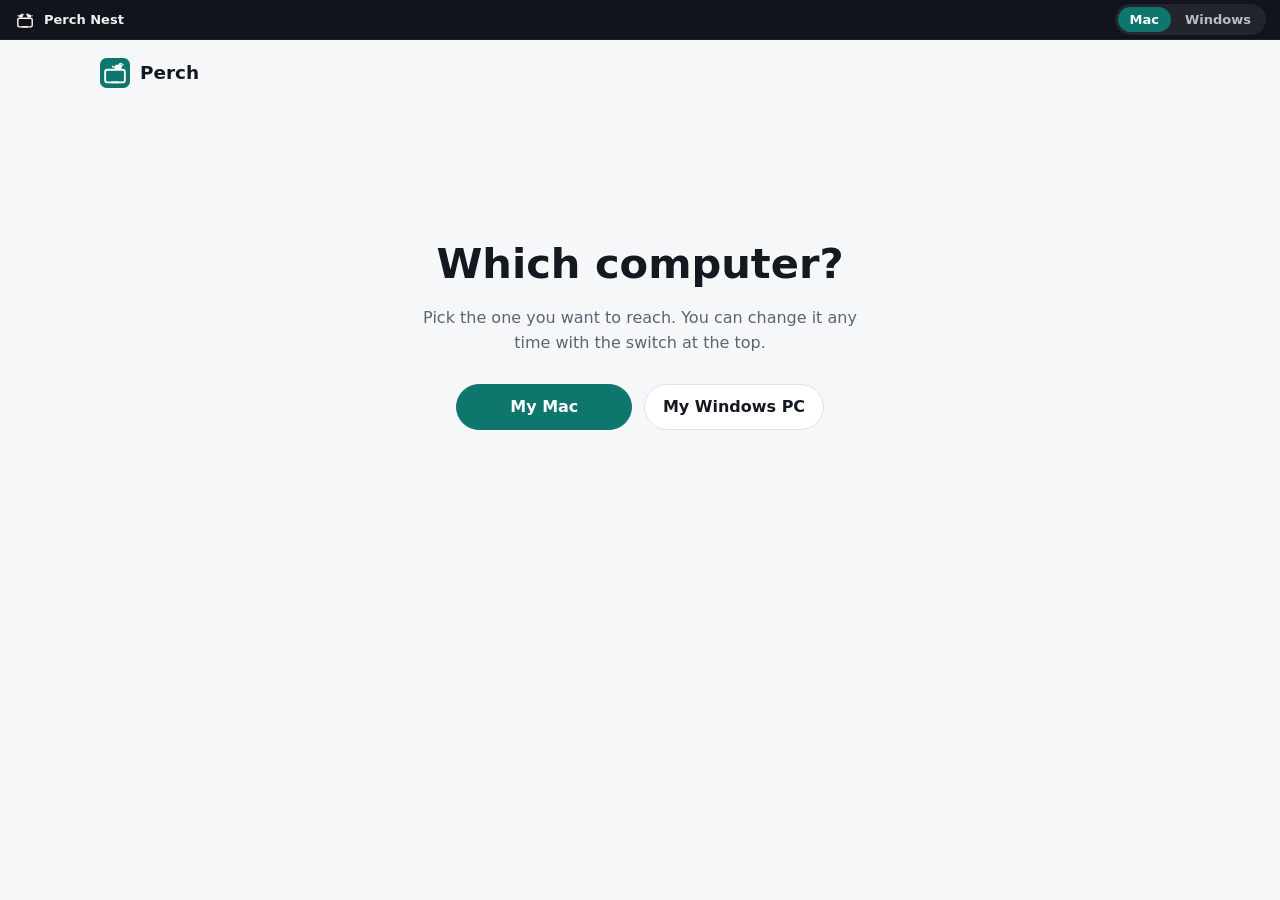
<file: mac/app.html>
<!doctype html>
<html lang="en">
<head>
<meta charset="utf-8">
<meta name="viewport" content="width=device-width, initial-scale=1, viewport-fit=cover">
<meta http-equiv="Content-Security-Policy" content="default-src 'self'; script-src 'self'; style-src 'self'; img-src 'self' data:; connect-src 'self'; base-uri 'none'; form-action 'none'; object-src 'none'">
<meta name="referrer" content="no-referrer">
<meta name="theme-color" content="#0d1015">
<meta name="perch-platform" content="mac">
<title>Perch</title>
<link rel="manifest" href="app.webmanifest">
<link rel="icon" href="img/icon.svg" type="image/svg+xml">
<link rel="apple-touch-icon" href="img/apple-touch-icon.png">
<meta name="apple-mobile-web-app-capable" content="yes">
<meta name="mobile-web-app-capable" content="yes">
<meta name="apple-mobile-web-app-title" content="Perch">
<link rel="stylesheet" href="css/perch.css">
<link rel="stylesheet" href="css/platform.css">
<script type="module" src="js/app.js"></script>
<link rel="stylesheet" href="/nest/switch.css"><script type="module" src="/nest/switch.js"></script>
</head>
<body>
<div class="wrap">
  <header class="site">
    <a class="brand" href="./">
      <img src="img/icon.svg" alt="" width="30" height="30">
      Perch
    </a>
  </header>
  <main id="choose" class="chooser" hidden>
    <h1>Which computer?</h1>
    <p class="lead">Pick the one you want to reach. You can change it any time with the switch at the top.</p>
    <div class="actions">
      <a class="btn primary" href="connect.html" data-choose="mac">My Mac</a>
      <a class="btn" href="windows/connect.html" data-choose="windows">My Windows PC</a>
    </div>
  </main>
</div>
</body>
</html>
</file>
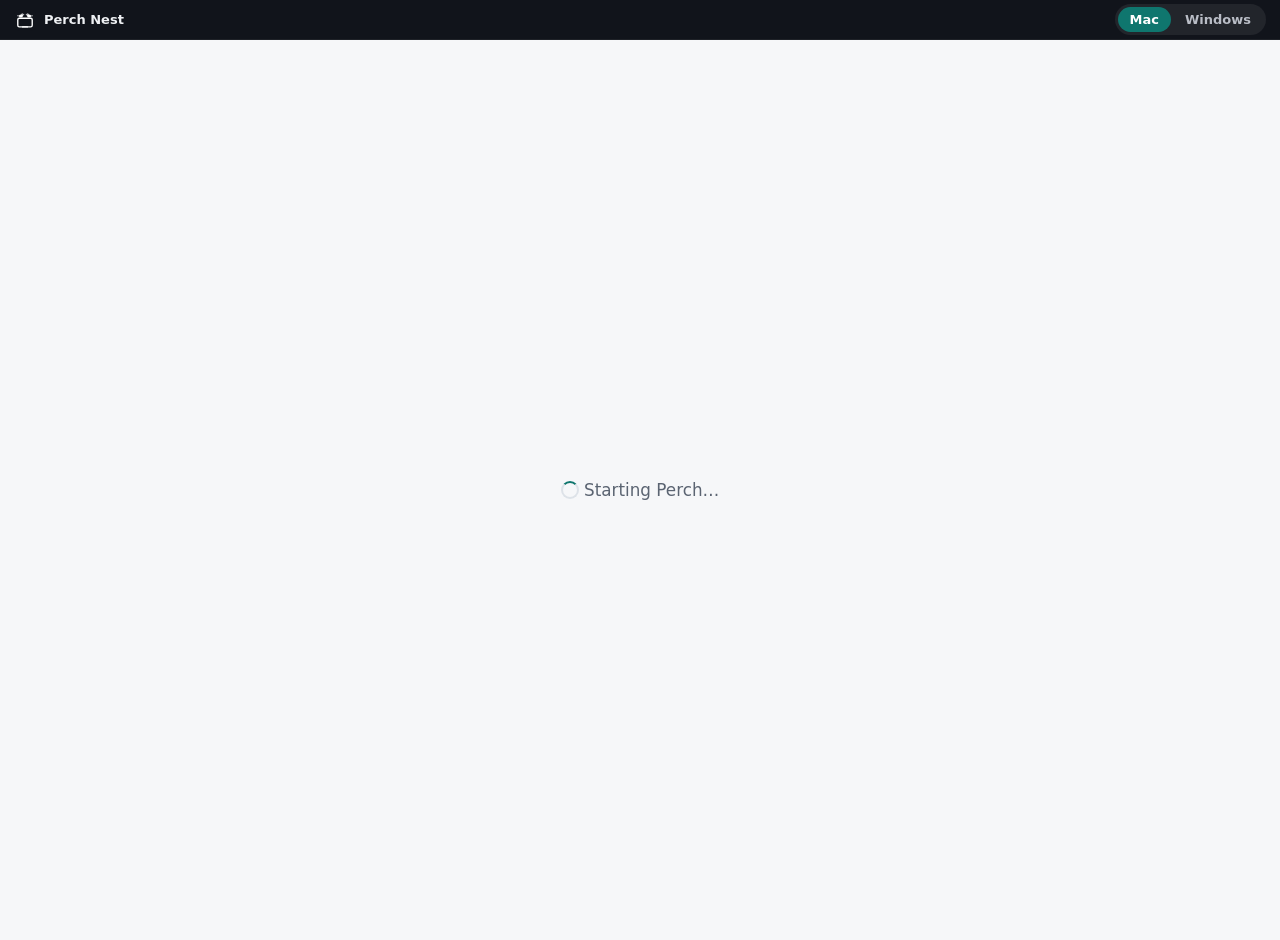
<file: mac/connect.html>
<!doctype html>
<html lang="en">
<head>
<meta charset="utf-8">
<meta name="viewport" content="width=device-width, initial-scale=1, viewport-fit=cover, interactive-widget=resizes-content">
<!-- connect-src: the public message services (shared/proto.js BROKERS), Worker relays (wss://*.workers.dev, see
     shared/wsrelay.js) and, for tests run on this computer, loopback
     WebSockets only (the page honours ?brokers= on localhost/127.0.0.1 alone). media-src: the Mac's video arrives as a
     MediaStream. 'wasm-unsafe-eval': the backup password library is WebAssembly. -->
<meta http-equiv="Content-Security-Policy" content="default-src 'self'; script-src 'self' 'wasm-unsafe-eval'; connect-src 'self' wss://broker.emqx.io:8084 wss://broker.hivemq.com:8884 wss://test.mosquitto.org:8081 wss://public.cloud.shiftr.io wss://*.workers.dev ws://127.0.0.1:* ws://localhost:*; media-src 'self' blob: mediastream:; img-src 'self' data: blob:; style-src 'self'; base-uri 'none'; form-action 'none'; object-src 'none'">
<meta name="referrer" content="no-referrer">
<meta name="color-scheme" content="light dark">
<meta name="theme-color" content="#0d1015">
<meta name="description" content="Connect to your Mac with Perch: sign in with your passkey and a 6-digit code.">
<title>Perch: connect to your Mac</title>
<link rel="icon" href="img/icon.svg" type="image/svg+xml">
<meta name="perch-platform" content="mac">
<link rel="manifest" href="app.webmanifest">
<link rel="apple-touch-icon" href="img/apple-touch-icon.png">
<meta name="apple-mobile-web-app-capable" content="yes">
<meta name="mobile-web-app-capable" content="yes">
<meta name="apple-mobile-web-app-title" content="Perch">
<link rel="stylesheet" href="css/perch.css">
<link rel="stylesheet" href="css/connect.css">
<link rel="stylesheet" href="css/platform.css">
<script src="js/platform.js"></script>
<script type="module" src="js/connect.js"></script>
<link rel="stylesheet" href="/nest/switch.css"><script type="module" src="/nest/switch.js"></script>
</head>
<body class="connect">
<canvas class="cipher" id="cipher" aria-hidden="true"></canvas>

<!-- Shown until the page has checked it is allowed to run here (js/connect.js). -->
<div id="boot" class="boot" role="status" aria-live="polite">
  <p id="bootText"><span class="spinner" aria-hidden="true"></span> Starting Perch…</p>
</div>
<noscript><div class="boot"><p>Perch needs JavaScript to connect to your Mac. Turn it on for this site and reload.</p></div></noscript>

<div id="app" class="app" hidden>
  <header class="site wrap">
    <a class="brand" href="./">
      <img src="img/icon.svg" alt="" width="30" height="30">
      Perch <span class="badge">BETA</span>
    </a>
    <nav class="site" aria-label="Main">
      <a href="./">About Perch</a>
      <a href="privacy.html">Privacy</a>
    </nav>
  </header>

  <main id="main" class="narrow">

    <!-- Home -->
    <section id="s-home" class="screen" aria-labelledby="h-home" hidden>
      <h1 id="h-home" tabindex="-1">Connect to your Mac</h1>
      <div id="macsBlock" hidden>
        <h2 class="label" id="macsLabel">Your Macs</h2>
        <ul id="macList" class="macs" aria-labelledby="macsLabel"></ul>
      </div>
      <p id="homeLead" class="lead">Sign in with the passkey you made when you paired this device, then type the code from
        your authenticator app.</p>
      <div class="stack">
        <button type="button" id="btnDiscover" class="btn primary big" data-icon="key">Sign in with a passkey</button>
        <button type="button" id="btnBackup" class="btn big">Sign in another way</button>
      </div>
      <p id="homeStatus" class="msg bad" role="alert" hidden></p>
      <p id="storageNote" class="fine" hidden>This browser isn't keeping site data, so Perch won't remember your Mac
        after you close this tab.</p>
      <div class="more-links">
        <p class="fine">New to Perch? <a href="./#install">Install it on your Mac</a> first, then pair this device from
          Perch's Setup on the Mac.</p>
        <p class="fine row">
          <button type="button" id="btnBlank" class="btn quiet small" data-icon="blank">Open in an about:blank tab</button>
          <a class="btn quiet small" href="./">About Perch</a>
        </p>
        <p id="blankStatus" class="fine" role="status"></p>
      </div>
    </section>

    <!-- Connecting -->
    <section id="s-progress" class="screen" aria-labelledby="h-progress" hidden>
      <h1 id="h-progress" tabindex="-1">Connecting to your Mac</h1>
      <ol class="steps" id="steps">
        <li data-step="finding">Finding your Mac</li>
        <li data-step="connecting">Making a direct connection</li>
        <li data-step="checking">Checking it's really your Mac</li>
        <li data-step="verifying">Signing in</li>
      </ol>
      <p id="progressNote" class="fine" role="status"></p>
      <button type="button" class="btn" data-cancel>Cancel</button>
    </section>

    <!-- Passkey -->
    <section id="s-passkey" class="screen" aria-labelledby="h-passkey" hidden>
      <h1 id="h-passkey" tabindex="-1">Confirm it's you</h1>
      <p class="lead">Use your passkey for <b data-macname>your Mac</b>: Face ID, Touch ID, your screen lock, or a phone
        nearby.</p>
      <p id="passkeyError" class="msg bad" role="alert" hidden></p>
      <div class="stack">
        <button type="button" id="btnPasskeyGo" class="btn primary big" data-icon="key">Continue with passkey</button>
        <button type="button" class="btn quiet" data-cancel>Cancel</button>
      </div>
    </section>

    <!-- Pairing: make a passkey -->
    <section id="s-pair" class="screen" aria-labelledby="h-pair" hidden>
      <h1 id="h-pair" tabindex="-1">Pair this device</h1>
      <p class="lead">Your Mac <b data-macname>your Mac</b> is ready. Make a passkey for it on this device, then type the
        code from your authenticator app.</p>
      <ul class="list">
        <li>The passkey is saved in this device's password manager (such as iCloud Keychain or Google Password Manager).
          You confirm it with Face ID, Touch ID or your screen lock.</li>
        <li>Next time, just open Perch and pick your Mac.</li>
      </ul>
      <p id="pairError" class="msg bad" role="alert" hidden></p>
      <div class="stack">
        <button type="button" id="btnCreate" class="btn primary big" data-icon="key">Create passkey</button>
        <button type="button" class="btn quiet" data-cancel>Cancel</button>
      </div>
      <p class="note warn"><b>Only pair your own devices.</b> Perch gives full control of the Mac. If someone sent you
        this link, close this page.</p>
    </section>

    <!-- The 6-digit code -->
    <section id="s-code" class="screen" aria-labelledby="h-code" hidden>
      <h1 id="h-code" tabindex="-1">Type your code</h1>
      <p class="lead">Open your authenticator app and type the 6-digit code for <b>Perch · <span data-macname>your
        Mac</span></b>.</p>
      <form id="codeForm" novalidate>
        <label for="code">6-digit code</label>
        <input id="code" name="code" class="code" type="text" inputmode="numeric" autocomplete="one-time-code"
          pattern="[0-9]*" enterkeyhint="go" spellcheck="false" aria-describedby="codeHelp codeError">
        <p id="codeHelp" class="fine">It changes every 30 seconds. Pasting works too.</p>
        <p id="codeError" class="msg bad" role="alert" hidden></p>
        <div class="stack">
          <button type="submit" id="btnCode" class="btn primary big">Sign in</button>
          <button type="button" class="btn quiet" data-cancel>Cancel</button>
        </div>
      </form>
    </section>

    <!-- Backup sign-in -->
    <section id="s-backup" class="screen" aria-labelledby="h-backup" hidden>
      <h1 id="h-backup" tabindex="-1">Sign in another way</h1>
      <p class="lead">If backup sign-in is turned on for your Mac, use the Mac's name and the backup password you chose in
        Setup. You'll still need the code from your authenticator app.</p>
      <p id="blankWarning" class="note warn" hidden>This tab doesn't show the website's address, so you can't check you're
        really on Perch. Prefer your passkey here.</p>
      <form id="backupForm" novalidate>
        <label for="macName">Mac name</label>
        <input id="macName" name="username" type="text" autocomplete="username" autocapitalize="none" spellcheck="false"
          placeholder="amber-otter-4821" aria-describedby="macNameHelp">
        <p id="macNameHelp" class="fine">Three parts, like amber-otter-4821. It's shown in Perch's menu on the Mac.</p>
        <label for="password">Backup password</label>
        <input id="password" name="password" type="password" autocomplete="current-password">
        <p id="backupError" class="msg bad" role="alert" hidden></p>
        <div class="stack">
          <button type="submit" id="btnBackupGo" class="btn primary big">Continue</button>
          <button type="button" class="btn quiet" data-home>Back</button>
        </div>
      </form>
    </section>

    <!-- Something to say: an error, a refusal, a countdown -->
    <section id="s-message" class="screen" aria-labelledby="msgTitle" hidden>
      <h1 id="msgTitle" tabindex="-1">Something went wrong</h1>
      <p id="msgBody" class="lead"></p>
      <p id="msgWait" class="msg warn" role="status" hidden></p>
      <div class="stack">
        <button type="button" id="msgPrimary" class="btn primary big">Try again</button>
        <button type="button" id="msgSecondary" class="btn quiet">Back to start</button>
      </div>
    </section>
  </main>

  <footer class="site">
    <div class="wrap links">
      <span>Perch is free and open source.</span>
      <a href="https://github.com/Just-Rice/perch">Source code</a>
      <a href="privacy.html">Privacy</a>
      <a href="https://github.com/Just-Rice/perch/issues">Report a problem</a>
    </div>
  </footer>
</div>

<!-- The Mac's screen -->
<div id="viewer" class="viewer" hidden>
  <div id="surface" class="surface" tabindex="0" role="application" aria-roledescription="remote screen"
    aria-label="Your Mac's screen. Mouse, touch and keys go to the Mac.">
    <div id="zoom" class="zoom"><video id="video" autoplay playsinline disablepictureinpicture></video></div>
  </div>

  <button type="button" id="handle" class="handle" aria-label="Show the toolbar"><span></span></button>

  <div id="toolbar" class="toolbar" role="toolbar" aria-label="Perch controls">
    <button type="button" id="tbGrip" class="tb-btn tb-grip" title="Drag to move the bar to any edge" aria-label="Move the toolbar (arrow keys)"><span aria-hidden="true">⠿</span></button>
    <span class="tb-mac">
      <span id="dot" class="dot good" role="img" aria-label="Good connection"></span>
      <span id="tbName" class="tb-name">your Mac</span>
    </span>
    <label class="tb-select">
      <span class="sr-only">Picture quality</span>
      <select id="tbQuality" title="Picture quality">
        <option value="smooth">Smooth</option>
        <option value="balanced">Balanced</option>
        <option value="sharp">Sharp</option>
        <option value="fast" hidden disabled>Fast (60 fps)</option>
      </select>
    </label>
    <span class="tb-displays" id="tbDisplayWrap" role="group" aria-label="Which display" hidden>
      <span class="tb-displays-label" aria-hidden="true">Display</span>
      <span class="tb-chips" id="tbDisplays"></span>
      <button type="button" id="tbDisplayMap" class="tb-btn" data-icon="displays" title="Displays, as arranged on the desk"
        aria-label="Show how the displays are arranged" aria-expanded="false" aria-controls="displayMap"></button>
    </span>
    <button type="button" id="tbKeyboard" class="tb-btn" data-icon="keyboard" title="Keyboard" aria-label="Show the keyboard" hidden></button>
    <button type="button" id="tbKeys" class="tb-btn tb-text" title="Special keys" aria-label="Special keys" aria-pressed="false">⌘</button>
    <button type="button" id="tbSound" class="tb-btn" data-icon="sound" title="Sound" aria-label="Mute"></button>
    <label class="tb-volume" id="tbVolumeWrap">
      <span class="sr-only">Volume</span>
      <input type="range" id="tbVolume" min="0" max="1" step="0.05" value="1" title="Volume">
    </label>
    <button type="button" id="tbFull" class="tb-btn" data-icon="fullscreen" title="Full screen" aria-label="Full screen"></button>
    <button type="button" id="tbCapture" class="tb-btn" data-icon="pointer" title="Capture the mouse (Esc lets go)" aria-label="Capture the mouse" aria-pressed="false" hidden></button>
    <button type="button" id="tbStats" class="tb-btn" data-icon="stats" title="Connection details" aria-label="Connection details" aria-pressed="false"></button>
    <button type="button" id="tbHide" class="tb-btn" data-icon="hideBar" title="Hide this bar (it comes back at the edge, or with the small tab)" aria-label="Hide this bar"></button>
    <button type="button" id="tbMore" class="tb-btn" data-icon="more" title="More" aria-label="More options" aria-expanded="false" aria-controls="moreMenu"></button>
    <button type="button" id="tbBye" class="tb-btn tb-bye" data-icon="power" title="Disconnect" aria-label="Disconnect"></button>
  </div>

  <!-- The Mac's displays as they sit on the desk: choose one (viewer.js, displays.js) -->
  <div id="displayMap" class="menu display-map" role="group" aria-label="Displays, as arranged" hidden>
    <p class="menu-head">Displays, as arranged</p>
    <div class="map-area" id="displayMapArea"></div>
    <p class="fine">Or hold the pointer at an edge of the picture to move to the display beyond it.</p>
  </div>

  <!-- The edge flip: which display is beyond the edge the pointer is waiting at -->
  <div id="edgeHint" class="edge-hint" aria-hidden="true" hidden><span id="edgeHintText"></span><i class="edge-fill"></i></div>

  <div id="moreMenu" class="menu" role="group" aria-label="More options" hidden>
    <p class="menu-head">This bar</p>
    <label class="tb-select" id="edgeWrap">
      <span>Bar</span>
      <select id="optEdge" title="Which edge the toolbar sits on">
        <option value="top">At the top</option>
        <option value="bottom">At the bottom</option>
        <option value="left">On the left</option>
        <option value="right">On the right</option>
      </select>
    </label>
    <label class="check"><input type="checkbox" id="optAutoHide"> Hide the bar when I'm not using it</label>
    <!-- Sound levels, set on the Mac (viewer.js): what is sent here, and the Mac's own speakers -->
    <div class="levels" id="levelsWrap" role="group" aria-labelledby="soundHead" hidden>
      <p class="menu-head" id="soundHead">Sound</p>
      <label class="level" for="optStream"><span>Sent to this device</span>
        <input type="range" id="optStream" min="0" max="150" step="5"><output id="optStreamOut" for="optStream"></output></label>
      <label class="level" id="speakersWrap" for="optSpeakers"><span>On the Mac's speakers</span>
        <input type="range" id="optSpeakers" min="0" max="100" step="5"><output id="optSpeakersOut" for="optSpeakers"></output></label>
      <p class="fine" id="speakersHelp">Only while you're connected. Silent keeps the Mac quiet; you still hear it here.</p>
      <p class="fine" id="speakersNote" hidden>Keeping the Mac's speakers quiet needs macOS 14.2 or later on the Mac.</p>
    </div>
    <p class="menu-head" id="macHead">The Mac</p>
    <button type="button" id="optForceQuit" class="btn small" data-icon="warn" hidden>Force Quit an app…</button>
    <label class="check" id="touchpadWrap" hidden><input type="checkbox" id="optTouchpad"> Touchpad mode</label>
    <p class="fine" id="touchpadHelp" hidden>Your finger moves the Mac's pointer like a laptop's touchpad; tap to click
      where the pointer is.</p>
    <label class="check" id="hideCursorWrap" hidden><input type="checkbox" id="optHideCursor"> Hide this computer's pointer (Esc twice brings it back)</label>
    <label class="tb-select" id="swipeWrap">
      <span>Swipe sideways</span>
      <select id="optSwipe" title="What a two-finger swipe sideways on a touchpad (three fingers on a touch screen) does"></select>
    </label>
    <button type="button" id="optEditKeys" class="btn small" data-icon="keyboard">Choose the keys bar's keys</button>
    <label class="check" id="captureClickWrap" hidden><input type="checkbox" id="optCaptureClick"> Capture the mouse when I click the screen</label>
    <label class="tb-select" id="mouseSpeedWrap" hidden>
      <span>Captured mouse speed</span>
      <input type="range" id="optMouseSpeed" min="0.2" max="2" step="0.05" value="1" title="How far a captured mouse moves the Mac's pointer">
      <output id="mouseSpeedValue" for="optMouseSpeed">1×</output>
    </label>
    <label class="check" id="swapWrap"><input type="checkbox" id="optSwap"> Ctrl acts as ⌘ (Command)</label>
    <p class="fine" id="swapHelp">Ctrl+C copies, Ctrl+V pastes, as on this keyboard. Turn off to send Ctrl itself.</p>
    <label class="tb-select" id="windowWrap" hidden>
      <span>Show</span>
      <select id="optWindow" title="Show the whole screen or one window"><option value="">The whole screen</option></select>
    </label>
    <button type="button" id="optFit" class="btn small" data-icon="fullscreen" hidden>Fit this window to my screen</button>
    <label class="tb-select" id="shapeWrap">
      <span>Picture</span>
      <select id="optShape" title="How the Mac's screen fits this screen when their shapes differ">
        <option value="fit">Whole screen (bars)</option>
        <option value="fill">Fill this screen</option>
        <option value="stretch">Stretch to fill</option>
      </select>
    </label>
    <p class="fine" id="shapeHelp" hidden></p>
    <label class="check" id="clipSyncWrap" hidden><input type="checkbox" id="optClipSync"> Share the clipboard (copy on either side, paste on the other)</label>
    <button type="button" id="optPaste" class="btn small" data-icon="paste" hidden>Paste on the Mac</button>
    <button type="button" id="optCopy" class="btn small" data-icon="copy" hidden>Copy the Mac's clipboard</button>
    <button type="button" id="optMic" class="btn small" data-icon="mic" aria-pressed="false" hidden>Talk through your Mac</button>
    <button type="button" id="optZoom" class="btn small" data-icon="zoom">Zoom back out</button>
    <button type="button" id="optKeyframe" class="btn small" data-icon="refresh">Refresh the picture</button>
  </div>

  <div id="banners" class="banners" aria-live="polite"></div>

  <button type="button" id="soundPrompt" class="sound-prompt" data-icon="sound" hidden>Tap for sound</button>

  <div id="stats" class="stats" aria-live="off" hidden></div>

  <div id="keysBar" class="keysbar" role="toolbar" aria-label="Special keys" hidden>
    <button type="button" class="key mod" data-mod="8" aria-pressed="false" title="Command">⌘</button>
    <button type="button" class="key mod" data-mod="4" aria-pressed="false" title="Option">⌥</button>
    <button type="button" class="key mod" data-mod="2" aria-pressed="false" title="Control">⌃</button>
    <button type="button" class="key mod" data-mod="1" aria-pressed="false" title="Shift">⇧</button>
    <span id="keysList" class="keys-list"></span>
    <button type="button" id="keysEdit" class="key edit" title="Choose keys" aria-label="Choose the keys on this bar">＋</button>
  </div>

  <div id="keysEditor" class="menu keys-editor" role="dialog" aria-modal="false" aria-labelledby="keysEditorTitle" hidden>
    <div class="ke-head">
      <h2 id="keysEditorTitle">Keys bar</h2>
      <button type="button" id="keysEditorDone" class="btn small primary">Done</button>
    </div>
    <p class="fine">Tick the keys and shortcuts you want on the bar. ⌘ ⌥ ⌃ ⇧ are always there: tap one, then a key, for any shortcut.</p>
    <div id="keysGroups" class="ke-groups"></div>
    <fieldset class="ke-own">
      <legend>Make your own</legend>
      <div class="ke-mods">
        <label><input type="checkbox" value="2"> ⌃</label>
        <label><input type="checkbox" value="4"> ⌥</label>
        <label><input type="checkbox" value="1"> ⇧</label>
        <label><input type="checkbox" value="8" checked> ⌘</label>
        <select id="keOwnKey" aria-label="Key"></select>
      </div>
      <div class="ke-mods">
        <input type="text" id="keOwnName" maxlength="16" placeholder="Name (optional)" aria-label="Name for the button">
        <button type="button" id="keOwnAdd" class="btn small">Add</button>
      </div>
    </fieldset>
    <button type="button" id="keysReset" class="btn small quiet">Back to the usual keys</button>
  </div>

  <!-- Phones and tablets: a keyboard button that is always on screen. The invisible text box lies right on top of it,
       so a tap lands on a real text field, which is what iPhones need before they open their keyboard; tapping it
       again closes the keyboard. What's typed goes to the Mac (viewer/keyboard.js). -->
  <div id="kbdFab" class="kbd-fab" hidden>
    <span class="kbd-fab-icon" data-icon="keyboard" aria-hidden="true"></span>
    <span class="kbd-fab-label" id="kbdFabLabel" aria-live="polite"></span>
    <textarea id="softkbd" class="softkbd" aria-label="Type on your Mac" autocapitalize="off" autocomplete="off"
      autocorrect="off" spellcheck="false" enterkeyhint="enter" rows="1"></textarea>
  </div>

  <!-- Text to or from the Mac's clipboard, when the browser won't read or write this device's clipboard itself. -->
  <div id="clipSheet" class="ended" role="dialog" aria-modal="true" aria-labelledby="clipTitle" hidden>
    <div class="ended-card">
      <h2 id="clipTitle" tabindex="-1">Send text to your Mac</h2>
      <p id="clipHelp">Paste or type it here.</p>
      <textarea id="clipText" class="clip-text" rows="5" spellcheck="false" autocapitalize="off"
        aria-labelledby="clipTitle" aria-describedby="clipHelp"></textarea>
      <p id="clipStatus" class="msg bad" role="alert" hidden></p>
      <div class="stack">
        <button type="button" id="clipGo" class="btn primary big">Paste on the Mac</button>
        <button type="button" id="clipOnly" class="btn">Only put it on the Mac's clipboard</button>
        <button type="button" id="clipClose" class="btn quiet">Cancel</button>
      </div>
    </div>
  </div>

  <div id="ended" class="ended" role="dialog" aria-modal="true" aria-labelledby="endedTitle" hidden>
    <div class="ended-card">
      <h2 id="endedTitle" tabindex="-1">Disconnected</h2>
      <p id="endedBody"></p>
      <div class="stack">
        <button type="button" id="btnReconnect" class="btn primary big" data-icon="refresh">Reconnect</button>
        <button type="button" id="btnEndHome" class="btn quiet">Back to start</button>
      </div>
    </div>
  </div>

  <aside id="demoLog" class="demolog" aria-label="Input messages (demo)" hidden>
    <h2>Demo · messages to the Mac</h2>
    <ol id="demoList"></ol>
  </aside>
</div>
</body>
</html>
</file>
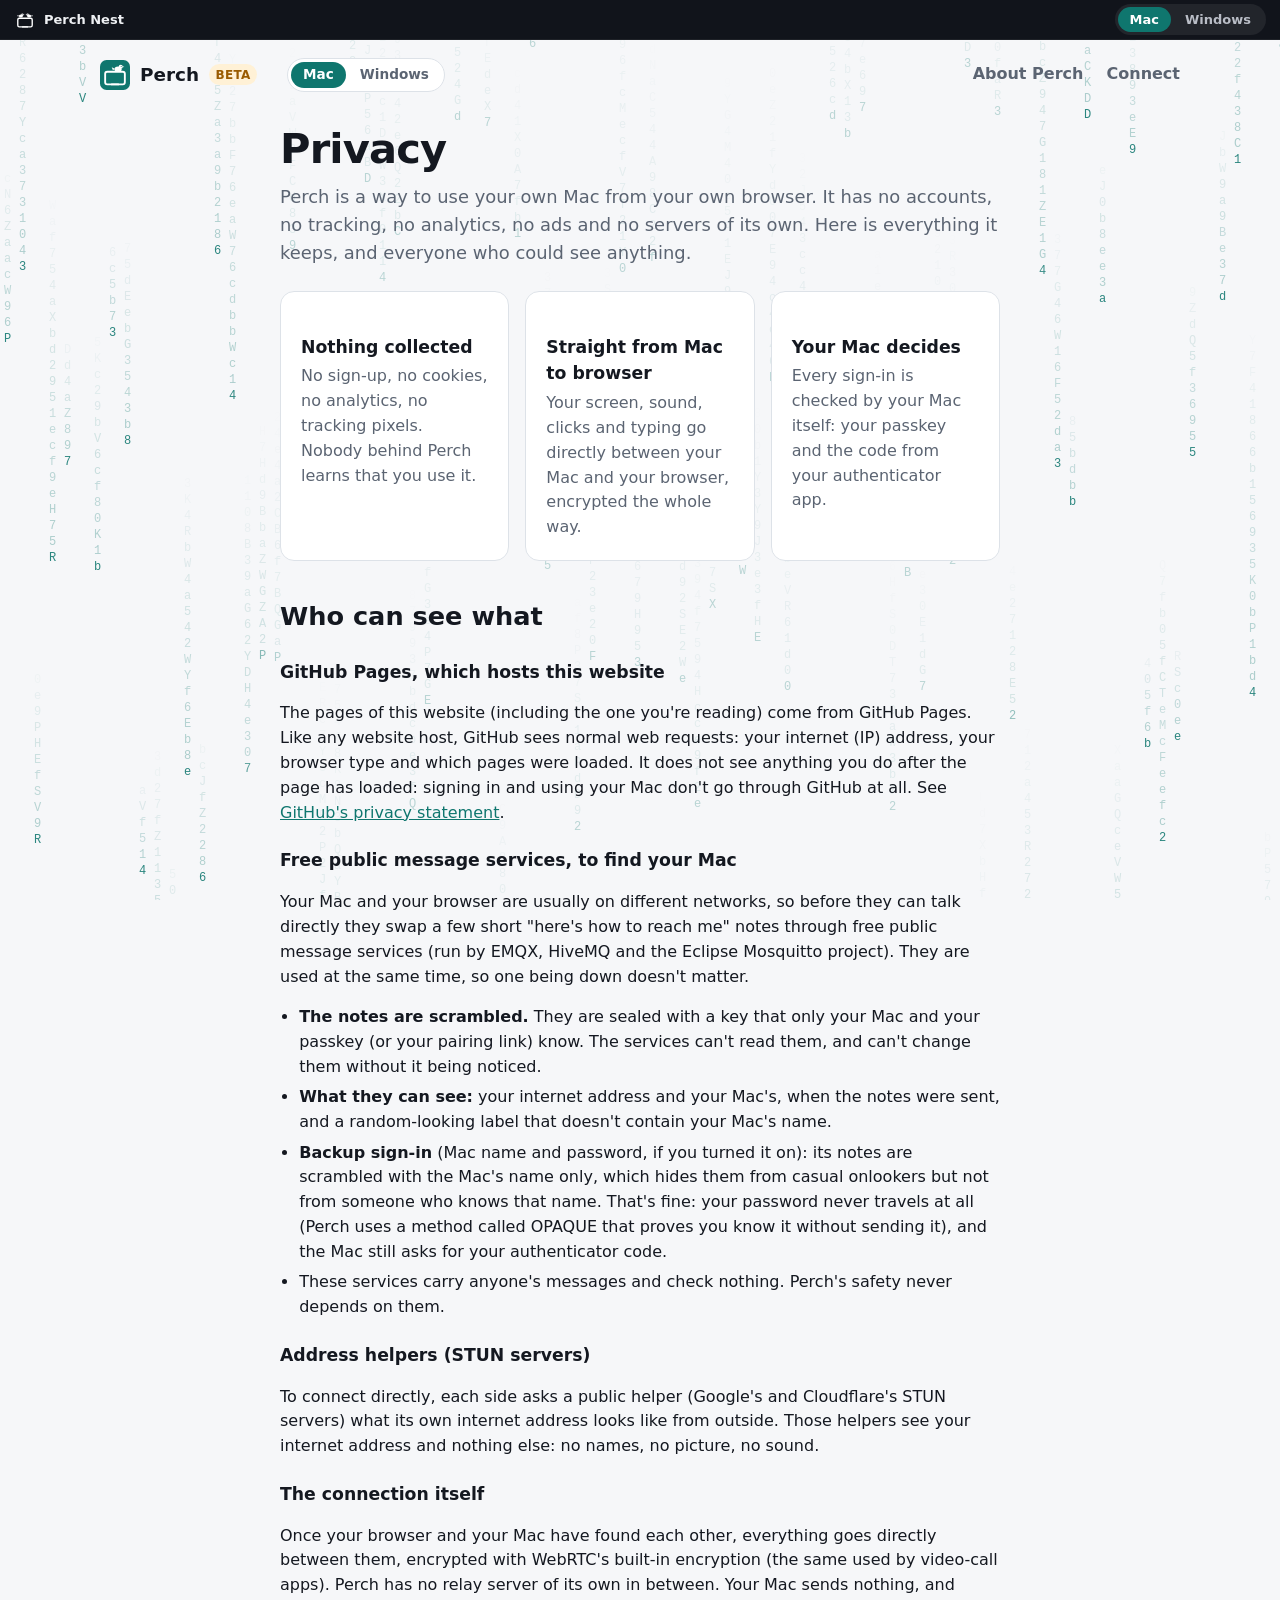
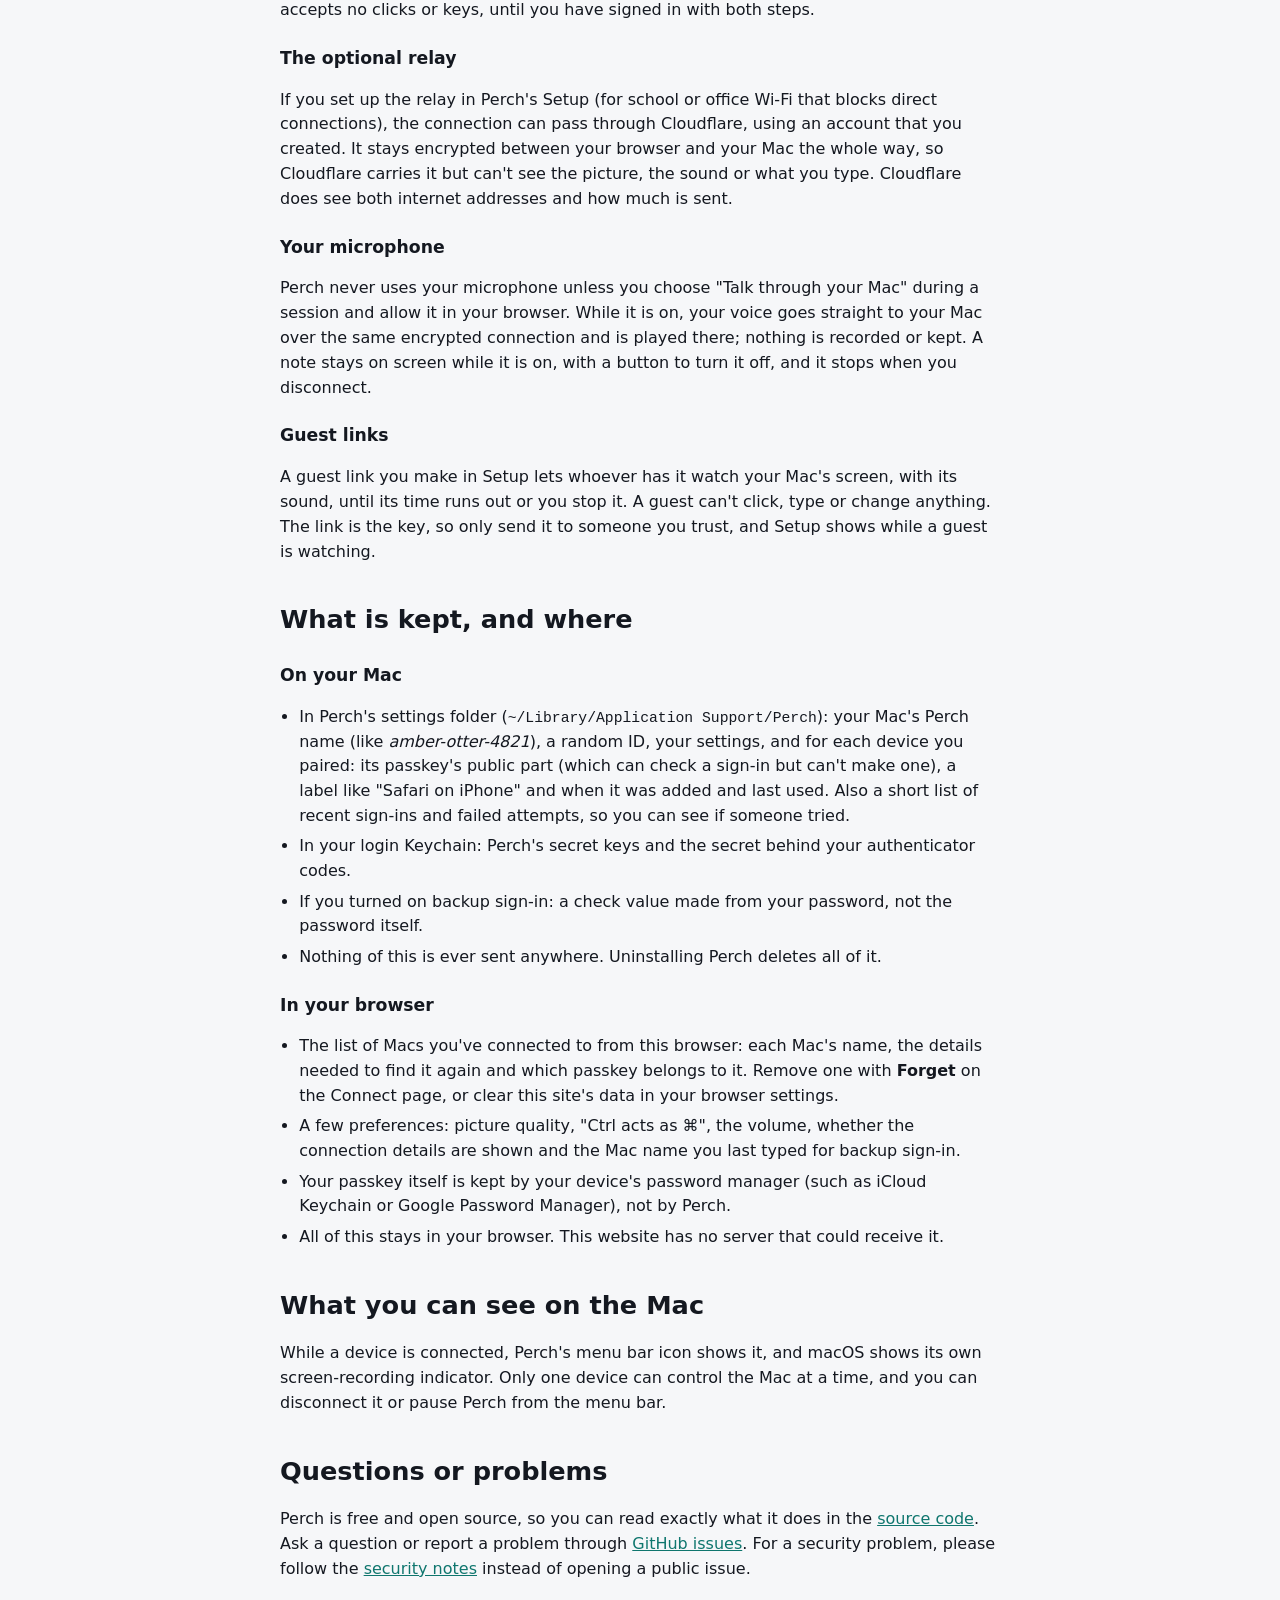
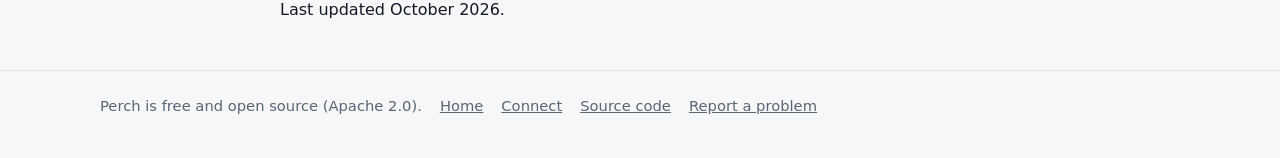
<file: mac/privacy.html>
<!doctype html>
<html lang="en">
<head>
<meta charset="utf-8">
<meta name="viewport" content="width=device-width, initial-scale=1">
<!-- No scripts at all on this page: it only has words to read. -->
<meta http-equiv="Content-Security-Policy" content="default-src 'none'; script-src 'self'; style-src 'self'; img-src 'self'; base-uri 'none'; form-action 'none'">
<meta name="referrer" content="no-referrer">
<meta name="color-scheme" content="light dark">
<title>Perch: privacy</title>
<meta name="description" content="What Perch keeps, what it never collects, and what the services it relies on can see. No accounts, no tracking, no servers of ours.">
<link rel="icon" href="img/icon.svg" type="image/svg+xml">
<meta name="perch-platform" content="mac">
<link rel="manifest" href="app.webmanifest">
<link rel="apple-touch-icon" href="img/apple-touch-icon.png">
<meta name="apple-mobile-web-app-capable" content="yes">
<meta name="mobile-web-app-capable" content="yes">
<meta name="apple-mobile-web-app-title" content="Perch">
<link rel="stylesheet" href="css/perch.css">
<link rel="stylesheet" href="css/platform.css">
<script src="js/platform.js"></script>
<link rel="stylesheet" href="/nest/switch.css"><script type="module" src="/nest/switch.js"></script>
</head>
<body class="doc">
<canvas class="cipher" id="cipher" aria-hidden="true"></canvas>
<div class="wrap">
  <header class="site">
    <a class="brand" href="./">
      <img src="img/icon.svg" alt="" width="30" height="30">
      Perch <span class="badge">BETA</span>
    </a>
    <nav class="site" aria-label="Main">
      <a href="./">About Perch</a>
      <a href="connect.html">Connect</a>
    </nav>
  </header>
</div>

<main class="narrow doc-body">
  <h1>Privacy</h1>
  <p class="lead">Perch is a way to use your own Mac from your own browser. It has no accounts, no tracking, no
    analytics, no ads and no servers of its own. Here is everything it keeps, and everyone who could see anything.</p>

  <div class="cards doc-cards">
    <div class="card"><h3>Nothing collected</h3>
      <p>No sign-up, no cookies, no analytics, no tracking pixels. Nobody behind Perch learns that you use it.</p></div>
    <div class="card"><h3>Straight from Mac to browser</h3>
      <p>Your screen, sound, clicks and typing go directly between your Mac and your browser, encrypted the whole way.</p></div>
    <div class="card"><h3>Your Mac decides</h3>
      <p>Every sign-in is checked by your Mac itself: your passkey and the code from your authenticator app.</p></div>
  </div>

  <h2>Who can see what</h2>

  <h3>GitHub Pages, which hosts this website</h3>
  <p>The pages of this website (including the one you're reading) come from GitHub Pages. Like any website host,
    GitHub sees normal web requests: your internet (IP) address, your browser type and which pages were loaded. It does
    not see anything you do after the page has loaded: signing in and using your Mac don't go through GitHub at all.
    See <a href="https://docs.github.com/en/site-policy/privacy-policies/github-general-privacy-statement">GitHub's
    privacy statement</a>.</p>

  <h3>Free public message services, to find your Mac</h3>
  <p>Your Mac and your browser are usually on different networks, so before they can talk directly they swap a few
    short "here's how to reach me" notes through free public message services (run by EMQX, HiveMQ and the Eclipse
    Mosquitto project). They are used at the same time, so one being down doesn't matter.</p>
  <ul class="list">
    <li><b>The notes are scrambled.</b> They are sealed with a key that only your Mac and your passkey (or your pairing
      link) know. The services can't read them, and can't change them without it being noticed.</li>
    <li><b>What they can see:</b> your internet address and your Mac's, when the notes were sent, and a random-looking
      label that doesn't contain your Mac's name.</li>
    <li><b>Backup sign-in</b> (Mac name and password, if you turned it on): its notes are scrambled with the Mac's
      name only, which hides them from casual onlookers but not from someone who knows that name. That's fine: your
      password never travels at all (Perch uses a method called OPAQUE that proves you know it without sending it),
      and the Mac still asks for your authenticator code.</li>
    <li>These services carry anyone's messages and check nothing. Perch's safety never depends on them.</li>
  </ul>

  <h3>Address helpers (STUN servers)</h3>
  <p>To connect directly, each side asks a public helper (Google's and Cloudflare's STUN servers) what its own
    internet address looks like from outside. Those helpers see your internet address and nothing else: no names, no
    picture, no sound.</p>

  <h3>The connection itself</h3>
  <p>Once your browser and your Mac have found each other, everything goes directly between them, encrypted with
    WebRTC's built-in encryption (the same used by video-call apps). Perch has no relay server of its own in between.
    Your Mac sends nothing, and accepts no clicks or keys, until you have signed in with both steps.</p>

  <h3>The optional relay</h3>
  <p>If you set up the relay in Perch's Setup (for school or office Wi-Fi that blocks direct connections), the
    connection can pass through Cloudflare, using an account that you created. It stays encrypted between your
    browser and your Mac the whole way, so Cloudflare carries it but can't see the picture, the sound or what you
    type. Cloudflare does see both internet addresses and how much is sent.</p>
  <h3>Your microphone</h3>
  <p>Perch never uses your microphone unless you choose "Talk through your Mac" during a session and allow it in
    your browser. While it is on, your voice goes straight to your Mac over the same encrypted connection and is
    played there; nothing is recorded or kept. A note stays on screen while it is on, with a button to turn it
    off, and it stops when you disconnect.</p>

  <h3>Guest links</h3>
  <p>A guest link you make in Setup lets whoever has it watch your Mac's screen, with its sound, until its time runs
    out or you stop it. A guest can't click, type or change anything. The link is the key, so only send it to
    someone you trust, and Setup shows while a guest is watching.</p>

  <h2>What is kept, and where</h2>

  <h3>On your Mac</h3>
  <ul class="list">
    <li>In Perch's settings folder (<code>~/Library/Application Support/Perch</code>): your Mac's Perch name (like
      <i>amber-otter-4821</i>), a random ID, your settings, and for each device you paired: its passkey's public part
      (which can check a sign-in but can't make one), a label like "Safari on iPhone" and when it was added and last
      used. Also a short list of recent sign-ins and failed attempts, so you can see if someone tried.</li>
    <li>In your login Keychain: Perch's secret keys and the secret behind your authenticator codes.</li>
    <li>If you turned on backup sign-in: a check value made from your password, not the password itself.</li>
    <li>Nothing of this is ever sent anywhere. Uninstalling Perch deletes all of it.</li>
  </ul>

  <h3>In your browser</h3>
  <ul class="list">
    <li>The list of Macs you've connected to from this browser: each Mac's name, the details needed to find it again
      and which passkey belongs to it. Remove one with <b>Forget</b> on the Connect page, or clear this site's data in
      your browser settings.</li>
    <li>A few preferences: picture quality, "Ctrl acts as ⌘", the volume, whether the connection details are shown and
      the Mac name you last typed for backup sign-in.</li>
    <li>Your passkey itself is kept by your device's password manager (such as iCloud Keychain or Google Password
      Manager), not by Perch.</li>
    <li>All of this stays in your browser. This website has no server that could receive it.</li>
  </ul>

  <h2>What you can see on the Mac</h2>
  <p>While a device is connected, Perch's menu bar icon shows it, and macOS shows its own screen-recording
    indicator. Only one device can control the Mac at a time, and you can disconnect it or pause Perch from the menu
    bar.</p>

  <h2>Questions or problems</h2>
  <p>Perch is free and open source, so you can read exactly what it does in the
    <a href="https://github.com/Just-Rice/perch">source code</a>. Ask a question or report a problem through
    <a href="https://github.com/Just-Rice/perch/issues">GitHub issues</a>. For a security problem, please follow the
    <a href="https://github.com/Just-Rice/perch/blob/main/SECURITY.md">security notes</a> instead of opening a public
    issue.</p>
  <p class="fine">Last updated October 2026.</p>
</main>

<footer class="site">
  <div class="wrap links">
    <span>Perch is free and open source (Apache 2.0).</span>
    <a href="./">Home</a>
    <a href="connect.html">Connect</a>
    <a href="https://github.com/Just-Rice/perch">Source code</a>
    <a href="https://github.com/Just-Rice/perch/issues">Report a problem</a>
  </div>
</footer>
<script type="module" src="js/doc.js"></script>
</body>
</html>
</file>
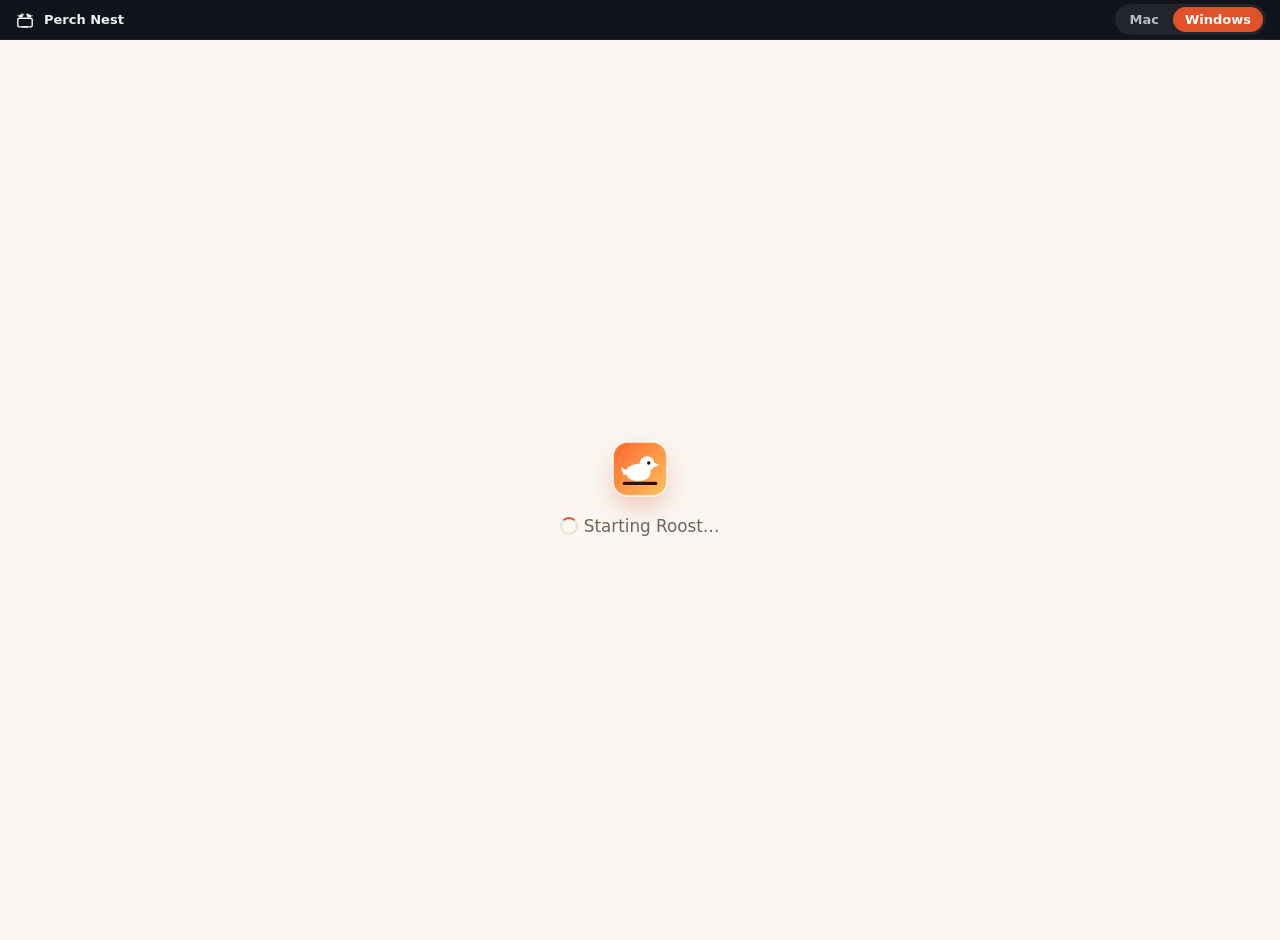
<file: windows/connect.html>
<!doctype html>
<html lang="en">
<head>
<meta charset="utf-8">
<meta name="viewport" content="width=device-width, initial-scale=1, viewport-fit=cover, interactive-widget=resizes-content">
<!-- connect-src: the public message services (shared/proto.js BROKERS), Worker relays (wss://*.workers.dev, see
     shared/wsrelay.js) and, for tests run on this computer, loopback
     WebSockets only (the page honours ?brokers= on localhost/127.0.0.1 alone). media-src: the PC's video arrives as a
     MediaStream. 'wasm-unsafe-eval': the backup password library is WebAssembly. -->
<meta http-equiv="Content-Security-Policy" content="default-src 'self'; script-src 'self' 'wasm-unsafe-eval'; connect-src 'self' wss://broker.emqx.io:8084 wss://broker.hivemq.com:8884 wss://test.mosquitto.org:8081 wss://public.cloud.shiftr.io wss://*.workers.dev ws://127.0.0.1:* ws://localhost:*; media-src 'self' blob: mediastream:; img-src 'self' data: blob:; style-src 'self'; base-uri 'none'; form-action 'none'; object-src 'none'">
<meta name="referrer" content="no-referrer">
<meta name="color-scheme" content="light dark">
<meta name="theme-color" content="#FAF7F2" media="(prefers-color-scheme: light)">
<meta name="theme-color" content="#0B0D12" media="(prefers-color-scheme: dark)">
<meta name="description" content="Connect to your PC with Roost: sign in with your passkey and a 6-digit code.">
<title>Roost: connect to your PC</title>
<link rel="icon" href="img/icon.svg" type="image/svg+xml">
<link rel="stylesheet" href="css/roost.css">
<link rel="stylesheet" href="css/connect.css">
<link rel="stylesheet" href="css/viewer.css">
<script type="module" src="js/connect.js"></script>
<link rel="stylesheet" href="/nest/switch.css"><script type="module" src="/nest/switch.js"></script>
</head>
<body class="connect">
<canvas class="embers" id="embers" aria-hidden="true"></canvas>

<!-- Shown until the page has checked it is allowed to run here (js/connect.js). -->
<div id="boot" class="boot" role="status" aria-live="polite">
  <img src="img/icon.svg" alt="" width="56" height="56">
  <p id="bootText"><span class="spinner" aria-hidden="true"></span> Starting Roost…</p>
</div>
<noscript><div class="boot"><p>Roost needs JavaScript to connect to your PC. Turn it on for this site and reload.</p></div></noscript>

<div id="app" class="app" hidden>
  <header class="site">
    <div class="wrap">
      <a class="brand" href="./"><img src="img/icon.svg" alt="" width="34" height="34">Roost <span class="badge">BETA</span></a>
      <nav class="site" aria-label="Main">
        <a href="./">About Roost</a>
        <a class="hide-sm" href="privacy.html">Privacy</a>
      </nav>
    </div>
  </header>

  <main id="main" class="wrap">

    <!-- Home: your PCs, and the ways in -->
    <section id="s-home" class="screen home" aria-labelledby="h-home" hidden>
      <div class="home-head">
        <h1 id="h-home" tabindex="-1">Connect to your PC</h1>
        <p id="homeLead" class="lead">Sign in with the passkey you made when you paired this device, then type the code
          from your authenticator app.</p>
      </div>
      <div id="macsBlock" hidden>
        <ul id="macList" class="pcs" aria-labelledby="h-home"></ul>
      </div>
      <div class="ways" id="ways">
        <span class="ways-ico" data-icon="key" aria-hidden="true"></span>
        <div class="ways-text">
          <h2 id="waysTitle">Sign in with a passkey</h2>
          <p id="waysBody">Face ID, Windows Hello, your fingerprint or your screen lock. Roost finds your PC from the passkey.</p>
        </div>
        <div class="ways-actions">
          <button type="button" id="btnDiscover" class="btn primary big" data-icon="key">Sign in with a passkey</button>
          <button type="button" id="btnBackup" class="btn big">Sign in another way</button>
        </div>
      </div>
      <p id="homeStatus" class="msg bad" role="alert" hidden></p>
      <p id="storageNote" class="note" hidden>This browser isn't keeping site data, so Roost won't remember your PC after
        you close this tab.</p>
      <div class="home-foot">
        <p class="fine">New to Roost? <a href="./#install">Install it on your PC</a> first, then pair this device from the
          Control Center on the PC.</p>
        <p class="fine row">
          <button type="button" id="btnBlank" class="btn quiet small" data-icon="blank">Open in an about:blank tab</button>
        </p>
        <p id="blankStatus" class="fine" role="status"></p>
      </div>
    </section>

    <!-- Connecting -->
    <section id="s-progress" class="screen panel" aria-labelledby="h-progress" hidden>
      <div class="beacon" aria-hidden="true"><span></span><span></span><img src="img/icon.svg" alt="" width="44" height="44"></div>
      <h1 id="h-progress" tabindex="-1">Connecting to your PC</h1>
      <ol class="steps" id="steps">
        <li data-step="finding">Finding your PC</li>
        <li data-step="connecting">Making a direct connection</li>
        <li data-step="checking">Checking it's really your PC</li>
        <li data-step="verifying">Signing in</li>
      </ol>
      <p id="progressNote" class="fine" role="status"></p>
      <button type="button" class="btn quiet" data-cancel>Cancel</button>
    </section>

    <!-- Passkey -->
    <section id="s-passkey" class="screen panel" aria-labelledby="h-passkey" hidden>
      <span class="panel-ico" data-icon="key" aria-hidden="true"></span>
      <h1 id="h-passkey" tabindex="-1">Confirm it's you</h1>
      <p class="lead">Use your passkey for <b data-macname>your PC</b>: Face ID, Windows Hello, your fingerprint, your
        screen lock or a phone nearby.</p>
      <p id="passkeyError" class="msg bad" role="alert" hidden></p>
      <div class="stack">
        <button type="button" id="btnPasskeyGo" class="btn primary big" data-icon="key">Continue with passkey</button>
        <button type="button" class="btn quiet" data-cancel>Cancel</button>
      </div>
    </section>

    <!-- Pairing: make a passkey -->
    <section id="s-pair" class="screen panel" aria-labelledby="h-pair" hidden>
      <span class="panel-ico" data-icon="phone" aria-hidden="true"></span>
      <h1 id="h-pair" tabindex="-1">Pair this device</h1>
      <p class="lead">Your PC <b data-macname>your PC</b> is ready. Make a passkey for it on this device, then type the
        code from your authenticator app.</p>
      <ul class="checks">
        <li><span data-icon="check" aria-hidden="true"></span><span>The passkey is saved in this device's password manager
          (such as iCloud Keychain, Google Password Manager or Windows Hello).</span></li>
        <li><span data-icon="check" aria-hidden="true"></span><span>Next time, just open Roost and pick your PC.</span></li>
      </ul>
      <p id="pairError" class="msg bad" role="alert" hidden></p>
      <div class="stack">
        <button type="button" id="btnCreate" class="btn primary big" data-icon="key">Create passkey</button>
        <button type="button" class="btn quiet" data-cancel>Cancel</button>
      </div>
      <p class="note warn"><b>Only pair your own devices.</b> Roost gives full control of the PC. If someone sent you
        this link, close this page.</p>
    </section>

    <!-- The 6-digit code -->
    <section id="s-code" class="screen panel" aria-labelledby="h-code" hidden>
      <span class="panel-ico" data-icon="lock" aria-hidden="true"></span>
      <h1 id="h-code" tabindex="-1">Type your code</h1>
      <p class="lead">Open your authenticator app and type the 6-digit code for <b>Roost · <span data-macname>your
        PC</span></b>.</p>
      <form id="codeForm" novalidate>
        <label for="code" class="sr-only">6-digit code</label>
        <div class="otp" id="otp">
          <input id="code" name="code" class="code" type="text" inputmode="numeric" autocomplete="one-time-code"
            pattern="[0-9]*" maxlength="6" enterkeyhint="go" spellcheck="false" aria-describedby="codeHelp codeError">
          <span class="otp-cells" aria-hidden="true"><i></i><i></i><i></i><i></i><i></i><i></i></span>
        </div>
        <p id="codeHelp" class="fine">It changes every 30 seconds. Pasting works too.</p>
        <p id="codeError" class="msg bad" role="alert" hidden></p>
        <div class="stack">
          <button type="submit" id="btnCode" class="btn primary big">Sign in</button>
          <button type="button" class="btn quiet" data-cancel>Cancel</button>
        </div>
      </form>
    </section>

    <!-- Backup sign-in -->
    <section id="s-backup" class="screen panel" aria-labelledby="h-backup" hidden>
      <span class="panel-ico" data-icon="user" aria-hidden="true"></span>
      <h1 id="h-backup" tabindex="-1">Sign in another way</h1>
      <p class="lead">If backup sign-in is turned on for your PC, use the PC's Roost name and the backup password you
        chose in the Control Center. You'll still need the code from your authenticator app.</p>
      <p id="blankWarning" class="note warn" hidden>This tab doesn't show the website's address, so you can't check you're
        really on Roost. Prefer your passkey here.</p>
      <form id="backupForm" novalidate>
        <label for="macName">PC name</label>
        <input id="macName" name="username" type="text" autocomplete="username" autocapitalize="none" spellcheck="false"
          placeholder="amber-otter-4821" aria-describedby="macNameHelp">
        <p id="macNameHelp" class="fine">Three parts, like amber-otter-4821. It's shown in Roost's Control Center and when
          you hover over the tray icon.</p>
        <label for="password">Backup password</label>
        <input id="password" name="password" type="password" autocomplete="current-password">
        <p id="backupError" class="msg bad" role="alert" hidden></p>
        <div class="stack">
          <button type="submit" id="btnBackupGo" class="btn primary big">Continue</button>
          <button type="button" class="btn quiet" data-home>Back</button>
        </div>
      </form>
    </section>

    <!-- Something to say: an error, a refusal, a countdown -->
    <section id="s-message" class="screen panel" aria-labelledby="msgTitle" hidden>
      <span class="panel-ico warn" data-icon="info" aria-hidden="true"></span>
      <h1 id="msgTitle" tabindex="-1">Something went wrong</h1>
      <p id="msgBody" class="lead"></p>
      <p id="msgWait" class="msg warn" role="status" hidden></p>
      <div class="stack">
        <button type="button" id="msgPrimary" class="btn primary big">Try again</button>
        <button type="button" id="msgSecondary" class="btn quiet">Back to start</button>
      </div>
    </section>
  </main>

  <footer class="site">
    <div class="wrap">
      <a class="brand" href="./"><img src="img/icon.svg" alt="" width="26" height="26">Roost</a>
      <span>Free and open source. Built on <a href="https://github.com/Just-Rice/perch">Perch</a> by Just-Rice.</span>
      <a href="https://github.com/Just-Rice/roost">Source code</a>
      <a href="privacy.html">Privacy</a>
      <a href="https://github.com/Just-Rice/roost/issues">Report a problem</a>
    </div>
  </footer>
</div>

<!-- ======================= The PC's screen ======================= -->
<div id="viewer" class="viewer" hidden>
  <div id="surface" class="surface" tabindex="0" role="application" aria-roledescription="remote screen"
    aria-label="Your PC's screen. Mouse, touch and keys go to the PC.">
    <div id="zoom" class="zoom"><video id="video" autoplay playsinline disablepictureinpicture></video></div>
  </div>

  <!-- The Dock: floating controls that snap to any edge or corner, and shrink to an orb (viewer/dock.js). -->
  <div id="dock" class="dock" role="toolbar" aria-label="Roost Dock" aria-orientation="horizontal">
    <button type="button" id="dockGrip" class="dock-grip" title="Drag to move the Dock to any edge or corner"
      aria-label="Move the Dock (arrow keys)">
      <span class="grip-dots" aria-hidden="true"></span>
      <span id="dot" class="dot good" role="img" aria-label="Good connection"></span>
      <span id="dockName" class="dock-name">your PC</span>
    </button>
    <span class="dock-sep" aria-hidden="true"></span>
    <button type="button" id="dkPalette" class="dk" data-icon="search" title="Commands (Ctrl+Alt+Shift+K)" aria-label="Commands" aria-haspopup="dialog" aria-expanded="false" aria-controls="palette"></button>
    <button type="button" id="dkDisplay" class="dk dk-display" data-icon="displays" title="Displays" aria-label="Displays" aria-expanded="false" aria-controls="displayMap" hidden><b id="dkDisplayNum" class="dk-badge">1</b></button>
    <button type="button" id="dkKeyboard" class="dk" data-icon="keyboard" title="Keyboard" aria-label="Show the keyboard" hidden></button>
    <button type="button" id="dkKeys" class="dk" data-icon="keys" title="Key deck: Win, Ctrl, Alt, shortcuts" aria-label="Key deck" aria-pressed="false"></button>
    <button type="button" id="dkSound" class="dk" data-icon="sound" title="Sound" aria-label="Mute"></button>
    <button type="button" id="dkFull" class="dk" data-icon="fullscreen" title="Full screen" aria-label="Full screen"></button>
    <button type="button" id="dkCapture" class="dk" data-icon="pointer" title="Capture the mouse (Esc lets go)" aria-label="Capture the mouse" aria-pressed="false" hidden></button>
    <button type="button" id="dkTweaks" class="dk" data-icon="sliders" title="Tweaks" aria-label="Tweaks" aria-expanded="false" aria-controls="tweaks"></button>
    <span class="dock-sep" aria-hidden="true"></span>
    <button type="button" id="dkOrb" class="dk" data-icon="collapse" title="Shrink the Dock to an orb" aria-label="Shrink the Dock to an orb"></button>
    <button type="button" id="dkBye" class="dk dk-bye" data-icon="power" title="Disconnect" aria-label="Disconnect"></button>
  </div>
  <!-- The Dock, shrunk: one glowing orb. Tap to open, drag to move. -->
  <button type="button" id="orb" class="orb" aria-label="Show the Dock" title="Show the Dock" hidden><span class="orb-core"></span></button>
  <!-- A Dock tucked away past the edge, on a touch screen: a small lip to bring it back. -->
  <button type="button" id="dockLip" class="dock-lip" aria-label="Show the Dock" hidden><span></span></button>

  <!-- The PC's displays as they sit on the desk: choose one (viewer.js, displays.js) -->
  <div id="displayMap" class="pop display-map" role="group" aria-labelledby="displayMapHead" hidden>
    <p class="pop-head" id="displayMapHead">Displays</p>
    <div class="display-chips" id="dkDisplays" role="group" aria-label="Which display"></div>
    <div class="map-area" id="displayMapArea"></div>
    <p class="fine">As arranged in Windows' display settings. Or hold the pointer at an edge of the picture to move to
      the display beyond it.</p>
  </div>

  <!-- The edge flip: which display is beyond the edge the pointer is waiting at -->
  <div id="edgeHint" class="edge-hint" aria-hidden="true" hidden><span id="edgeHintText"></span><i class="edge-fill"></i></div>

  <div id="scrim" class="scrim" hidden></div>

  <!-- The Command palette: every action and setting, searchable (viewer/palette.js) -->
  <div id="palette" class="palette" role="dialog" aria-modal="true" aria-label="Commands" hidden>
    <div class="palette-search">
      <span data-icon="search" aria-hidden="true"></span>
      <input id="paletteInput" type="text" role="combobox" aria-expanded="true" aria-controls="paletteList"
        aria-autocomplete="list" autocomplete="off" autocapitalize="off" spellcheck="false" enterkeyhint="go"
        placeholder="Search commands, keys and settings">
      <kbd class="palette-esc">Esc</kbd>
    </div>
    <ul id="paletteList" class="palette-list" role="listbox" aria-label="Commands"></ul>
    <p id="paletteEmpty" class="palette-empty" hidden>Nothing matches. Try "paste", "display" or "task manager".</p>
    <p class="palette-foot" aria-hidden="true"><span><kbd>↑</kbd><kbd>↓</kbd> choose</span><span><kbd>Enter</kbd> run</span><span><kbd>Ctrl</kbd><kbd>Alt</kbd><kbd>Shift</kbd><kbd>K</kbd> open</span></p>
  </div>

  <!-- Tweaks: the slide-over panel for picture, sound, keyboard, mouse, clipboard, the Dock and the connection -->
  <aside id="tweaks" class="tweaks" role="dialog" aria-modal="false" aria-labelledby="tweaksTitle" hidden>
    <div class="tweaks-head">
      <h2 id="tweaksTitle">Tweaks</h2>
      <button type="button" id="tweaksClose" class="dk" data-icon="close" aria-label="Close Tweaks"></button>
    </div>
    <div class="tweaks-body" id="tweaksBody">

      <section class="tw" id="twPicture" aria-labelledby="twPictureHead">
        <h3 id="twPictureHead"><span data-icon="display" aria-hidden="true"></span>Picture</h3>
        <fieldset class="seg" id="qualityGroup">
          <legend>Quality</legend>
          <label><input type="radio" name="quality" value="smooth"><span>Smooth</span></label>
          <label><input type="radio" name="quality" value="balanced"><span>Balanced</span></label>
          <label><input type="radio" name="quality" value="sharp"><span>Sharp</span></label>
          <label id="qFastWrap" hidden><input type="radio" name="quality" value="fast"><span>60 fps</span></label>
        </fieldset>
        <fieldset class="seg" id="shapeGroup">
          <legend>Shape</legend>
          <label><input type="radio" name="shape" value="fit"><span>Whole</span></label>
          <label><input type="radio" name="shape" value="fill"><span>Fill</span></label>
          <label><input type="radio" name="shape" value="stretch"><span>Stretch</span></label>
        </fieldset>
        <p class="fine" id="shapeHelp" hidden></p>
        <label class="row" id="windowWrap" hidden><span>Show</span>
          <select id="optWindow"><option value="">The whole screen</option></select></label>
        <button type="button" id="optFit" class="btn small" data-icon="fullscreen" hidden>Fit this window to my screen</button>
        <div class="tw-buttons">
          <button type="button" id="optZoom" class="btn small" data-icon="zoom">Zoom back out</button>
          <button type="button" id="optKeyframe" class="btn small" data-icon="refresh">Refresh the picture</button>
        </div>
      </section>

      <section class="tw" id="twSound" aria-labelledby="twSoundHead">
        <h3 id="twSoundHead"><span data-icon="sound" aria-hidden="true"></span>Sound</h3>
        <label class="switch" id="soundWrap"><input type="checkbox" role="switch" id="optSound"><span>Sound on this device</span></label>
        <label class="level" for="optVolume"><span>Volume here</span>
          <input type="range" id="optVolume" min="0" max="1" step="0.05" value="1"><output id="optVolumeOut" for="optVolume">100%</output></label>
        <div class="levels" id="levelsWrap" hidden>
          <label class="level" for="optStream"><span>Sent from the PC</span>
            <input type="range" id="optStream" min="0" max="150" step="5"><output id="optStreamOut" for="optStream"></output></label>
          <label class="level" id="speakersWrap" for="optSpeakers"><span>PC's speakers</span>
            <input type="range" id="optSpeakers" min="0" max="100" step="5"><output id="optSpeakersOut" for="optSpeakers"></output></label>
          <p class="fine" id="speakersHelp">Only while you're connected. Silent keeps the PC quiet; you still hear it here.</p>
          <p class="fine" id="speakersNote" hidden>Keeping the PC's speakers quiet needs Windows 10 version 2004 or later.</p>
        </div>
        <button type="button" id="optMic" class="btn small" data-icon="mic" aria-pressed="false" hidden>Talk through your PC</button>
      </section>

      <section class="tw" id="twKeys" aria-labelledby="twKeysHead">
        <h3 id="twKeysHead"><span data-icon="keyboard" aria-hidden="true"></span>Keyboard</h3>
        <label class="switch" id="swapWrap"><input type="checkbox" role="switch" id="optSwap"><span>⌘ is Ctrl</span></label>
        <p class="fine" id="swapHelp">⌘C copies and ⌘V pastes on the PC, as on a Mac. Control becomes the Windows key.</p>
        <button type="button" id="optEditKeys" class="btn small" data-icon="keys">Choose the Key deck's keys</button>
        <label class="row" id="swipeWrap"><span>Swipe sideways</span>
          <select id="optSwipe" title="What a two-finger swipe sideways on a touchpad (three fingers on a touch screen) does"></select></label>
        <div class="tw-buttons">
          <button type="button" id="optForceQuit" class="btn small" data-icon="warn">Task Manager</button>
          <button type="button" id="optCloseApp" class="btn small" data-icon="close">Close the app (Alt+F4)</button>
        </div>
      </section>

      <section class="tw" id="twMouse" aria-labelledby="twMouseHead">
        <h3 id="twMouseHead"><span data-icon="pointer" aria-hidden="true"></span>Mouse and touch</h3>
        <label class="switch" id="touchpadWrap" hidden><input type="checkbox" role="switch" id="optTouchpad"><span>Touchpad mode</span></label>
        <p class="fine" id="touchpadHelp" hidden>Your finger moves the PC's pointer like a laptop's touchpad; tap to click
          where the pointer is.</p>
        <label class="switch" id="captureClickWrap" hidden><input type="checkbox" role="switch" id="optCaptureClick"><span>Capture the mouse when I click</span></label>
        <label class="level" id="mouseSpeedWrap" for="optMouseSpeed" hidden><span>Captured mouse speed</span>
          <input type="range" id="optMouseSpeed" min="0.2" max="2" step="0.05" value="1"><output id="mouseSpeedValue" for="optMouseSpeed">1×</output></label>
        <label class="switch" id="hideCursorWrap" hidden><input type="checkbox" role="switch" id="optHideCursor"><span>Hide this computer's pointer</span></label>
        <p class="fine" id="hideCursorHelp" hidden>Only the PC's pointer shows. Press Esc twice quickly to bring this one back.</p>
      </section>

      <section class="tw" id="twClip" aria-labelledby="twClipHead" hidden>
        <h3 id="twClipHead"><span data-icon="clipboard" aria-hidden="true"></span>Clipboard</h3>
        <label class="switch" id="clipSyncWrap" hidden><input type="checkbox" role="switch" id="optClipSync"><span>Share the clipboard both ways</span></label>
        <div class="tw-buttons">
          <button type="button" id="optPaste" class="btn small" data-icon="paste" hidden>Paste on the PC</button>
          <button type="button" id="optCopy" class="btn small" data-icon="copy" hidden>Copy the PC's clipboard</button>
        </div>
      </section>

      <section class="tw" id="twDock" aria-labelledby="twDockHead">
        <h3 id="twDockHead"><span data-icon="dock" aria-hidden="true"></span>The Dock</h3>
        <div class="dock-pos">
          <div class="pos-grid" id="dockPos" role="radiogroup" aria-label="Where the Dock sits">
            <button type="button" role="radio" data-at="top-left" aria-label="Top left"></button>
            <button type="button" role="radio" data-at="top" aria-label="Top"></button>
            <button type="button" role="radio" data-at="top-right" aria-label="Top right"></button>
            <button type="button" role="radio" data-at="left" aria-label="Left"></button>
            <span aria-hidden="true"></span>
            <button type="button" role="radio" data-at="right" aria-label="Right"></button>
            <button type="button" role="radio" data-at="bottom-left" aria-label="Bottom left"></button>
            <button type="button" role="radio" data-at="bottom" aria-label="Bottom"></button>
            <button type="button" role="radio" data-at="bottom-right" aria-label="Bottom right"></button>
          </div>
          <div class="dock-pos-opts">
            <label class="row stacked"><span>When I'm not using it</span>
              <select id="optDockIdle">
                <option value="stay">Stay as it is</option>
                <option value="orb">Shrink to an orb</option>
                <option value="hide">Tuck away at the edge</option>
              </select></label>
            <label class="switch" id="dockRoomWrap"><input type="checkbox" role="switch" id="optDockRoom"><span>Keep the picture clear of it</span></label>
          </div>
        </div>
        <p class="fine">Or drag the Dock by its name. Ctrl+Alt+Shift+T brings it to the keyboard.</p>
      </section>

      <section class="tw" id="twLink" aria-labelledby="twLinkHead">
        <h3 id="twLinkHead"><span data-icon="stats" aria-hidden="true"></span>Connection</h3>
        <label class="switch"><input type="checkbox" role="switch" id="optStats"><span>Show connection details</span></label>
      </section>
    </div>
  </aside>

  <div id="banners" class="banners" aria-live="polite"></div>

  <button type="button" id="soundPrompt" class="sound-prompt" data-icon="sound" hidden>Tap for sound</button>

  <div id="stats" class="stats" aria-live="off" hidden></div>

  <!-- The Key deck: Win, Ctrl, Alt, Shift to hold for the next key, then the chosen keys and shortcuts -->
  <div id="keysBar" class="deck" role="toolbar" aria-label="Key deck" hidden>
    <div class="deck-mods">
      <button type="button" class="key mod" data-mod="8" aria-pressed="false" title="Windows key: tap, then a key"><span class="win-glyph" aria-hidden="true"></span><span class="sr-only">Win</span></button>
      <button type="button" class="key mod" data-mod="2" aria-pressed="false" title="Ctrl: tap, then a key">Ctrl</button>
      <button type="button" class="key mod" data-mod="4" aria-pressed="false" title="Alt: tap, then a key">Alt</button>
      <button type="button" class="key mod" data-mod="1" aria-pressed="false" title="Shift: tap, then a key">Shift</button>
    </div>
    <span id="keysList" class="keys-list"></span>
    <button type="button" id="keysEdit" class="key edit" title="Choose keys" aria-label="Choose the keys on the Key deck" data-icon="plus"></button>
  </div>

  <div id="keysEditor" class="sheet keys-editor" role="dialog" aria-modal="false" aria-labelledby="keysEditorTitle" hidden>
    <div class="sheet-head">
      <div>
        <h2 id="keysEditorTitle">Key deck</h2>
        <p class="fine">Tap a key to put it on the deck or take it off. Win, Ctrl, Alt and Shift are always there: tap
          one, then a key, for any shortcut.</p>
      </div>
      <button type="button" id="keysEditorDone" class="btn small primary">Done</button>
    </div>
    <div id="keysGroups" class="ke-groups"></div>
    <fieldset class="ke-own">
      <legend>Make your own</legend>
      <div class="ke-mods">
        <label class="chip"><input type="checkbox" value="8"><span>Win</span></label>
        <label class="chip"><input type="checkbox" value="2" checked><span>Ctrl</span></label>
        <label class="chip"><input type="checkbox" value="4"><span>Alt</span></label>
        <label class="chip"><input type="checkbox" value="1"><span>Shift</span></label>
        <select id="keOwnKey" aria-label="Key"></select>
      </div>
      <div class="ke-mods">
        <input type="text" id="keOwnName" maxlength="16" placeholder="Name (optional)" aria-label="Name for the button">
        <button type="button" id="keOwnAdd" class="btn small">Add</button>
      </div>
    </fieldset>
    <button type="button" id="keysReset" class="btn small quiet">Back to the usual keys</button>
  </div>

  <!-- Phones and tablets: a keyboard button that is always on screen. The invisible text box lies right on top of it,
       so a tap lands on a real text field, which is what iPhones need before they open their keyboard; tapping it
       again closes the keyboard. What's typed goes to the PC (viewer/keyboard.js). -->
  <div id="kbdFab" class="kbd-fab" hidden>
    <span class="kbd-fab-icon" data-icon="keyboard" aria-hidden="true"></span>
    <span class="kbd-fab-label" id="kbdFabLabel" aria-live="polite"></span>
    <textarea id="softkbd" class="softkbd" aria-label="Type on your PC" autocapitalize="off" autocomplete="off"
      autocorrect="off" spellcheck="false" enterkeyhint="enter" rows="1"></textarea>
  </div>

  <!-- Text to or from the PC's clipboard, when the browser won't read or write this device's clipboard itself. -->
  <div id="clipSheet" class="modal" role="dialog" aria-modal="true" aria-labelledby="clipTitle" hidden>
    <div class="modal-card">
      <span class="panel-ico" data-icon="clipboard" aria-hidden="true"></span>
      <h2 id="clipTitle" tabindex="-1">Send text to your PC</h2>
      <p id="clipHelp">Paste or type it here.</p>
      <textarea id="clipText" class="clip-text" rows="5" spellcheck="false" autocapitalize="off"
        aria-labelledby="clipTitle" aria-describedby="clipHelp"></textarea>
      <p id="clipStatus" class="msg bad" role="alert" hidden></p>
      <div class="stack">
        <button type="button" id="clipGo" class="btn primary big">Paste on the PC</button>
        <button type="button" id="clipOnly" class="btn">Only put it on the PC's clipboard</button>
        <button type="button" id="clipClose" class="btn quiet">Cancel</button>
      </div>
    </div>
  </div>

  <div id="ended" class="modal" role="dialog" aria-modal="true" aria-labelledby="endedTitle" hidden>
    <div class="modal-card">
      <span class="panel-ico" data-icon="power" aria-hidden="true"></span>
      <h2 id="endedTitle" tabindex="-1">Disconnected</h2>
      <p id="endedBody"></p>
      <div class="stack">
        <button type="button" id="btnReconnect" class="btn primary big" data-icon="refresh">Reconnect</button>
        <button type="button" id="btnEndHome" class="btn quiet">Back to start</button>
      </div>
    </div>
  </div>

  <aside id="demoLog" class="demolog" aria-label="Input messages (demo)" hidden>
    <h2>Demo · messages to the PC</h2>
    <ol id="demoList"></ol>
  </aside>
</div>
</body>
</html>
</file>
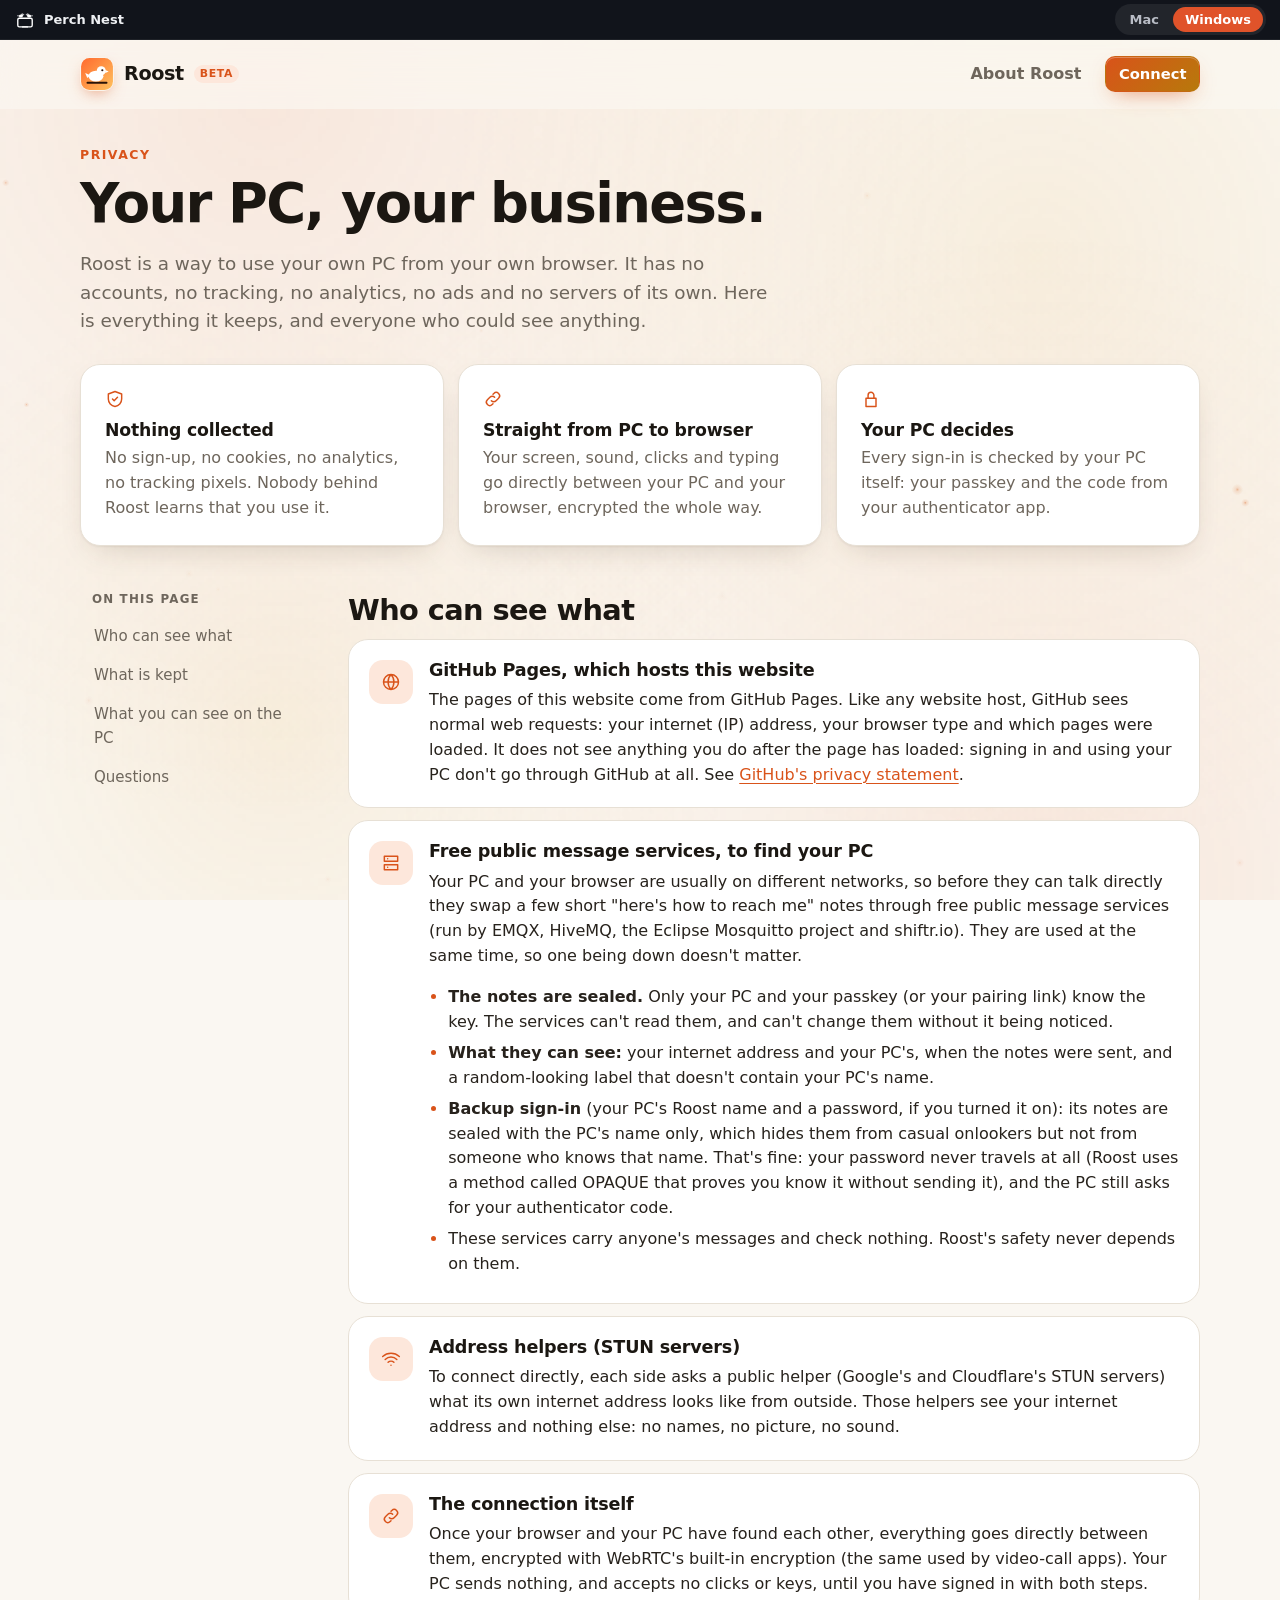
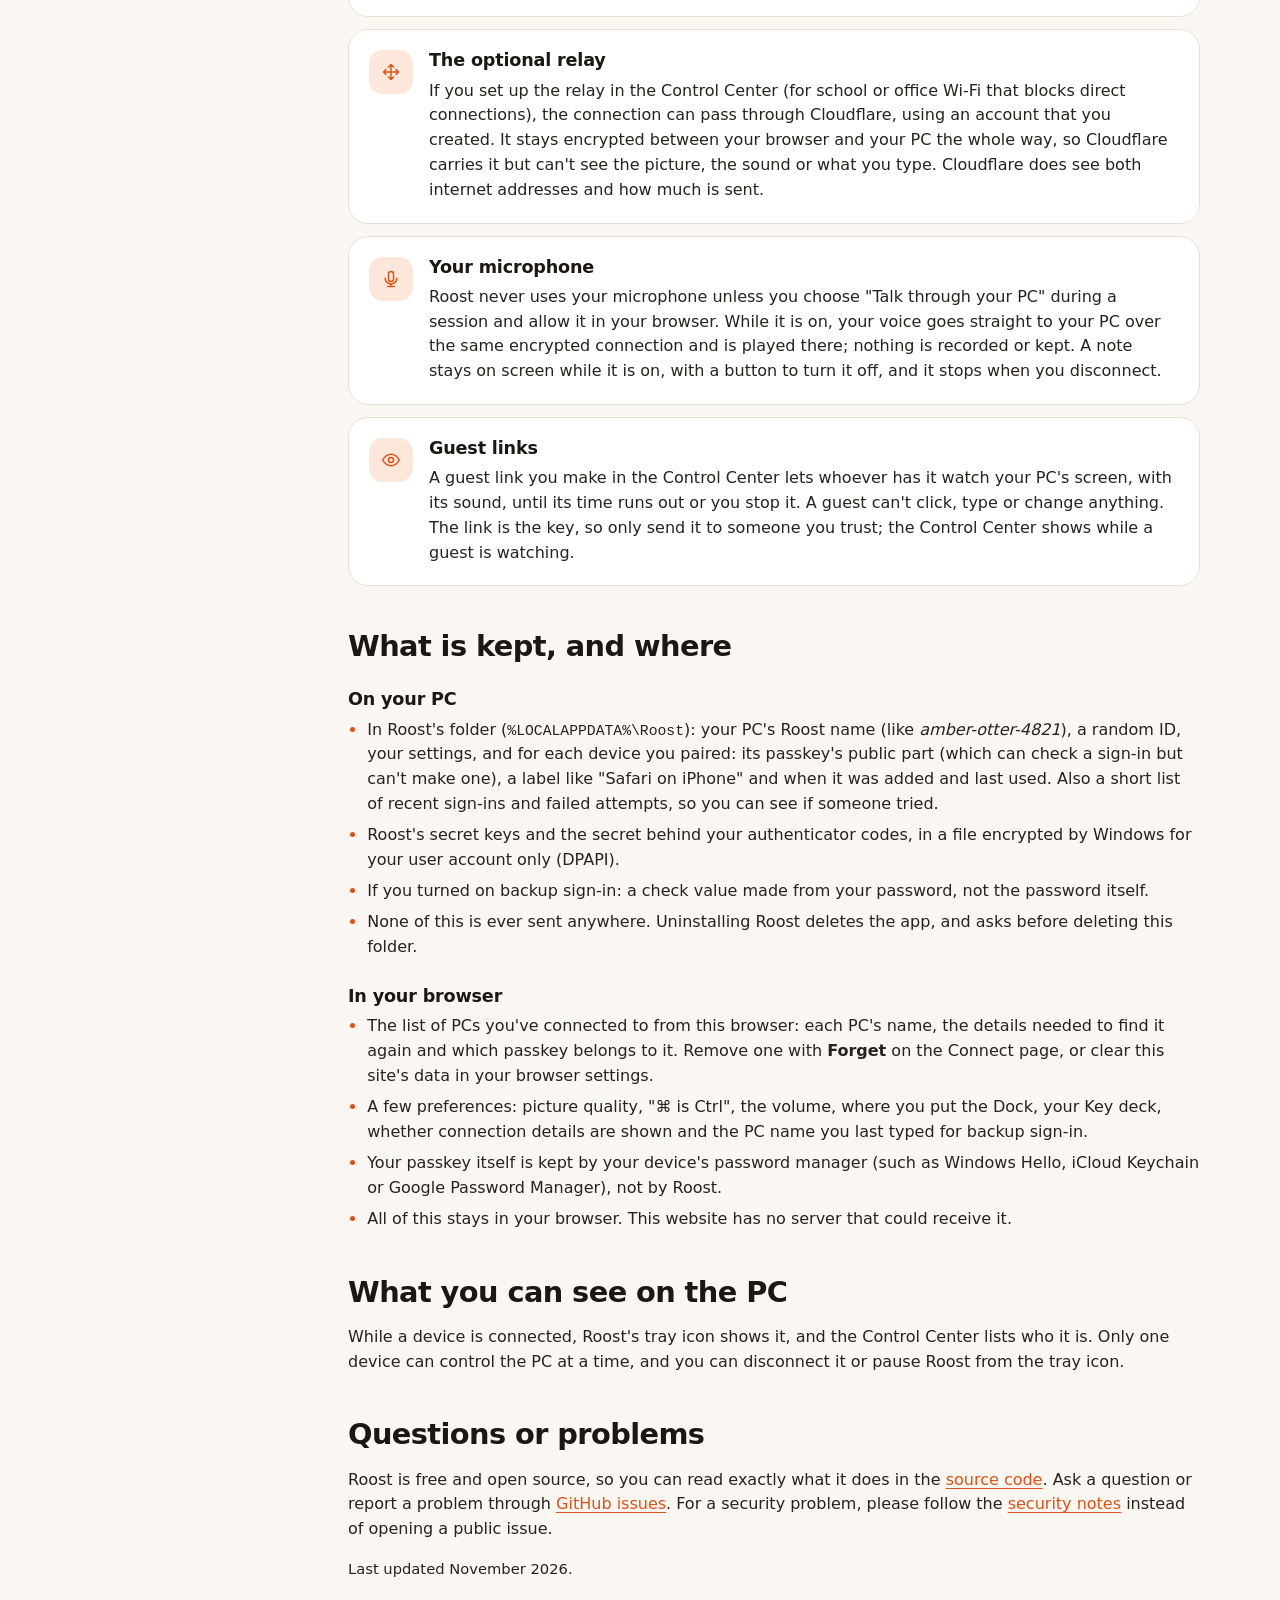
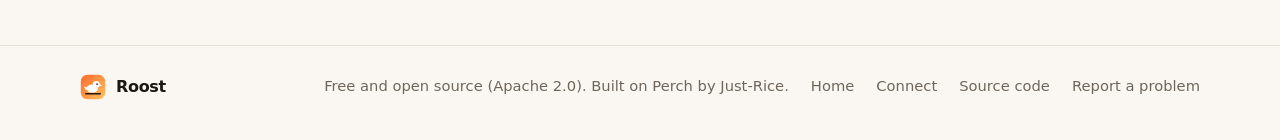
<file: windows/privacy.html>
<!doctype html>
<html lang="en">
<head>
<meta charset="utf-8">
<meta name="viewport" content="width=device-width, initial-scale=1, viewport-fit=cover">
<!-- Only the background and icons are scripted on this page: it has words to read. -->
<meta http-equiv="Content-Security-Policy" content="default-src 'none'; script-src 'self'; style-src 'self'; img-src 'self'; base-uri 'none'; form-action 'none'">
<meta name="referrer" content="no-referrer">
<meta name="color-scheme" content="light dark">
<meta name="theme-color" content="#FAF7F2" media="(prefers-color-scheme: light)">
<meta name="theme-color" content="#0B0D12" media="(prefers-color-scheme: dark)">
<title>Roost: privacy</title>
<meta name="description" content="What Roost keeps, what it never collects, and what the services it relies on can see. No accounts, no tracking, no servers of ours.">
<link rel="icon" href="img/icon.svg" type="image/svg+xml">
<link rel="stylesheet" href="css/roost.css">
<link rel="stylesheet" href="/nest/switch.css"><script type="module" src="/nest/switch.js"></script>
</head>
<body class="doc">
<canvas class="embers" id="embers" aria-hidden="true"></canvas>
<a class="sr-only" href="#main">Skip to the content</a>
<header class="site">
  <div class="wrap">
    <a class="brand" href="./"><img src="img/icon.svg" alt="" width="34" height="34">Roost <span class="badge">BETA</span></a>
    <nav class="site" aria-label="Main">
      <a href="./">About Roost</a>
      <a class="btn primary small" href="connect.html">Connect</a>
    </nav>
  </div>
</header>

<main id="main" class="wrap">
  <div class="doc-hero">
    <p class="kicker">Privacy</p>
    <h1>Your PC, your business.</h1>
    <p class="lead">Roost is a way to use your own PC from your own browser. It has no accounts, no tracking, no
      analytics, no ads and no servers of its own. Here is everything it keeps, and everyone who could see anything.</p>
    <div class="doc-cards">
      <div class="promise"><span data-icon="shield" aria-hidden="true"></span><h3>Nothing collected</h3>
        <p>No sign-up, no cookies, no analytics, no tracking pixels. Nobody behind Roost learns that you use it.</p></div>
      <div class="promise"><span data-icon="link" aria-hidden="true"></span><h3>Straight from PC to browser</h3>
        <p>Your screen, sound, clicks and typing go directly between your PC and your browser, encrypted the whole way.</p></div>
      <div class="promise"><span data-icon="lock" aria-hidden="true"></span><h3>Your PC decides</h3>
        <p>Every sign-in is checked by your PC itself: your passkey and the code from your authenticator app.</p></div>
    </div>
  </div>

  <div class="doc-layout">
    <nav class="toc" aria-label="On this page">
      <b>On this page</b>
      <a href="#who">Who can see what</a>
      <a href="#kept">What is kept</a>
      <a href="#see">What you can see on the PC</a>
      <a href="#questions">Questions</a>
    </nav>
    <div class="doc-body">
      <h2 id="who">Who can see what</h2>

      <div class="who"><span class="ico" data-icon="globe" aria-hidden="true"></span><h3>GitHub Pages, which hosts this website</h3>
        <div><p>The pages of this website come from GitHub Pages. Like any website host, GitHub sees normal web requests:
          your internet (IP) address, your browser type and which pages were loaded. It does not see anything you do
          after the page has loaded: signing in and using your PC don't go through GitHub at all. See
          <a href="https://docs.github.com/en/site-policy/privacy-policies/github-general-privacy-statement">GitHub's
          privacy statement</a>.</p></div></div>

      <div class="who"><span class="ico" data-icon="server" aria-hidden="true"></span><h3>Free public message services, to find your PC</h3>
        <div><p>Your PC and your browser are usually on different networks, so before they can talk directly they swap
          a few short "here's how to reach me" notes through free public message services (run by EMQX, HiveMQ, the
          Eclipse Mosquitto project and shiftr.io). They are used at the same time, so one being down doesn't matter.</p>
        <ul class="list">
          <li><b>The notes are sealed.</b> Only your PC and your passkey (or your pairing link) know the key. The
            services can't read them, and can't change them without it being noticed.</li>
          <li><b>What they can see:</b> your internet address and your PC's, when the notes were sent, and a
            random-looking label that doesn't contain your PC's name.</li>
          <li><b>Backup sign-in</b> (your PC's Roost name and a password, if you turned it on): its notes are sealed with
            the PC's name only, which hides them from casual onlookers but not from someone who knows that name. That's
            fine: your password never travels at all (Roost uses a method called OPAQUE that proves you know it without
            sending it), and the PC still asks for your authenticator code.</li>
          <li>These services carry anyone's messages and check nothing. Roost's safety never depends on them.</li>
        </ul></div></div>

      <div class="who"><span class="ico" data-icon="wifi" aria-hidden="true"></span><h3>Address helpers (STUN servers)</h3>
        <div><p>To connect directly, each side asks a public helper (Google's and Cloudflare's STUN servers) what its
          own internet address looks like from outside. Those helpers see your internet address and nothing else: no
          names, no picture, no sound.</p></div></div>

      <div class="who"><span class="ico" data-icon="link" aria-hidden="true"></span><h3>The connection itself</h3>
        <div><p>Once your browser and your PC have found each other, everything goes directly between them, encrypted
          with WebRTC's built-in encryption (the same used by video-call apps). Your PC sends nothing, and accepts no
          clicks or keys, until you have signed in with both steps.</p></div></div>

      <div class="who"><span class="ico" data-icon="arrows" aria-hidden="true"></span><h3>The optional relay</h3>
        <div><p>If you set up the relay in the Control Center (for school or office Wi-Fi that blocks direct
          connections), the connection can pass through Cloudflare, using an account that you created. It stays
          encrypted between your browser and your PC the whole way, so Cloudflare carries it but can't see the
          picture, the sound or what you type. Cloudflare does see both internet addresses and how much is sent.</p></div></div>

      <div class="who"><span class="ico" data-icon="mic" aria-hidden="true"></span><h3>Your microphone</h3>
        <div><p>Roost never uses your microphone unless you choose "Talk through your PC" during a session and allow it
          in your browser. While it is on, your voice goes straight to your PC over the same encrypted connection and is
          played there; nothing is recorded or kept. A note stays on screen while it is on, with a button to turn it
          off, and it stops when you disconnect.</p></div></div>

      <div class="who"><span class="ico" data-icon="eye" aria-hidden="true"></span><h3>Guest links</h3>
        <div><p>A guest link you make in the Control Center lets whoever has it watch your PC's screen, with its sound,
          until its time runs out or you stop it. A guest can't click, type or change anything. The link is the key, so
          only send it to someone you trust; the Control Center shows while a guest is watching.</p></div></div>

      <h2 id="kept">What is kept, and where</h2>
      <h3>On your PC</h3>
      <ul class="list">
        <li>In Roost's folder (<code>%LOCALAPPDATA%\Roost</code>): your PC's Roost name (like <i>amber-otter-4821</i>),
          a random ID, your settings, and for each device you paired: its passkey's public part (which can check a
          sign-in but can't make one), a label like "Safari on iPhone" and when it was added and last used. Also a short
          list of recent sign-ins and failed attempts, so you can see if someone tried.</li>
        <li>Roost's secret keys and the secret behind your authenticator codes, in a file encrypted by Windows for your
          user account only (DPAPI).</li>
        <li>If you turned on backup sign-in: a check value made from your password, not the password itself.</li>
        <li>None of this is ever sent anywhere. Uninstalling Roost deletes the app, and asks before deleting this folder.</li>
      </ul>
      <h3>In your browser</h3>
      <ul class="list">
        <li>The list of PCs you've connected to from this browser: each PC's name, the details needed to find it again
          and which passkey belongs to it. Remove one with <b>Forget</b> on the Connect page, or clear this site's data
          in your browser settings.</li>
        <li>A few preferences: picture quality, "⌘ is Ctrl", the volume, where you put the Dock, your Key deck, whether
          connection details are shown and the PC name you last typed for backup sign-in.</li>
        <li>Your passkey itself is kept by your device's password manager (such as Windows Hello, iCloud Keychain or
          Google Password Manager), not by Roost.</li>
        <li>All of this stays in your browser. This website has no server that could receive it.</li>
      </ul>

      <h2 id="see">What you can see on the PC</h2>
      <p>While a device is connected, Roost's tray icon shows it, and the Control Center lists who it is. Only one
        device can control the PC at a time, and you can disconnect it or pause Roost from the tray icon.</p>

      <h2 id="questions">Questions or problems</h2>
      <p>Roost is free and open source, so you can read exactly what it does in the
        <a href="https://github.com/Just-Rice/roost">source code</a>. Ask a question or report a problem through
        <a href="https://github.com/Just-Rice/roost/issues">GitHub issues</a>. For a security problem, please follow
        the <a href="https://github.com/Just-Rice/roost/blob/main/SECURITY.md">security notes</a> instead of opening
        a public issue.</p>
      <p class="fine">Last updated November 2026.</p>
    </div>
  </div>
</main>

<footer class="site">
  <div class="wrap">
    <a class="brand" href="./"><img src="img/icon.svg" alt="" width="26" height="26">Roost</a>
    <span>Free and open source (Apache 2.0). Built on <a href="https://github.com/Just-Rice/perch">Perch</a> by Just-Rice.</span>
    <a href="./">Home</a>
    <a href="connect.html">Connect</a>
    <a href="https://github.com/Just-Rice/roost">Source code</a>
    <a href="https://github.com/Just-Rice/roost/issues">Report a problem</a>
  </div>
</footer>
<script type="module" src="js/doc.js"></script>
</body>
</html>
</file>
<file: css/nest.css>
@property --split { syntax: "<number>"; inherits: true; initial-value: 50; }
/* Perch Nest's landing page: Perch on the left, Roost on the right, one fading into the other where they meet.
   --split is where they meet (percent of the width; the side being pointed at grows). Each side keeps its own
   project's colours: Perch's teal and cipher rain, Roost's ember and sparks. */
:root {
  --split: 50;
  --blend: 22;             /* how wide the fade between the two is, in percent */
  /* Perch (its site/css/perch.css) */
  --perch-bg: #f6f7f9;
  --perch-text: #141820;
  --perch-muted: #5b6472;
  --perch-accent: #0f766e;
  --glyph: 15, 118, 110;
  /* Roost (its site/css/roost.css) */
  --roost-bg: #faf7f2;
  --roost-text: #1b1712;
  --roost-muted: #6e665c;
  --roost-accent: #d9531a;
  --ember-a: 236, 112, 50;
  --ember-b: 230, 170, 60;
  --spark: 217, 96, 30;
  --text: #15171c;
  --muted: #5d6068;
  --card: rgba(255, 255, 255, .72);
  --card-line: rgba(20, 24, 32, .08);
  --shadow: 0 1px 2px rgba(16, 24, 40, .06), 0 12px 40px -12px rgba(16, 24, 40, .18);
  color-scheme: light;
  transition: --split .8s cubic-bezier(.25, .1, .25, 1);
}
@media (prefers-color-scheme: dark) {
  :root {
    --perch-bg: #0d1015;
    --perch-text: #e8ebf0;
    --perch-muted: #9aa3b2;
    --perch-accent: #2dd4bf;
    --glyph: 45, 212, 191;
    --roost-bg: #0b0d12;
    --roost-text: #f2eee8;
    --roost-muted: #a39e96;
    --roost-accent: #ff7a3d;
    --ember-a: 255, 122, 61;
    --ember-b: 255, 193, 94;
    --spark: 255, 170, 90;
    --text: #eef0f3;
    --muted: #a3a7b0;
    --card: rgba(18, 21, 28, .66);
    --card-line: rgba(255, 255, 255, .07);
    --shadow: 0 1px 0 rgba(255, 255, 255, .04) inset, 0 16px 50px -16px rgba(0, 0, 0, .6);
    color-scheme: dark;
  }
}

* { box-sizing: border-box; }
html, body { height: 100%; }
body {
  margin: 0;
  min-height: 100vh;
  min-height: 100dvh;
  color: var(--text);
  font: 16px/1.5 system-ui, -apple-system, "Segoe UI Variable Text", "Segoe UI", Roboto, sans-serif;
  /* The two backgrounds, fading into each other around --split. */
  background: linear-gradient(90deg,
    var(--perch-bg) calc((var(--split) - var(--blend) / 2) * 1%),
    var(--roost-bg) calc((var(--split) + var(--blend) / 2) * 1%));
  background-attachment: fixed;
  overflow-x: hidden;
}

a { color: inherit; }
:focus-visible { outline: 3px solid var(--perch-accent); outline-offset: 3px; border-radius: 6px; }

/* Each project's moving background, shown only on its own side. */
canvas.bg { position: fixed; inset: 0; width: 100%; height: 100%; z-index: -1; pointer-events: none; display: block; }
.perch-bg {
  -webkit-mask-image: linear-gradient(90deg, #000 calc((var(--split) - var(--blend) / 2) * 1%), transparent calc((var(--split) + var(--blend) / 2) * 1%));
  mask-image: linear-gradient(90deg, #000 calc((var(--split) - var(--blend) / 2) * 1%), transparent calc((var(--split) + var(--blend) / 2) * 1%));
}
.roost-bg {
  -webkit-mask-image: linear-gradient(90deg, transparent calc((var(--split) - var(--blend) / 2) * 1%), #000 calc((var(--split) + var(--blend) / 2) * 1%));
  mask-image: linear-gradient(90deg, transparent calc((var(--split) - var(--blend) / 2) * 1%), #000 calc((var(--split) + var(--blend) / 2) * 1%));
}

.top {
  position: fixed; top: 0; left: 0; right: 0; z-index: 2;
  display: flex; justify-content: center;
  padding: max(18px, env(safe-area-inset-top)) 16px 0;
  pointer-events: none;
}
.brand {
  pointer-events: auto;
  display: inline-flex; align-items: center; gap: 10px;
  padding: 7px 14px 7px 8px; border-radius: 999px;
  background: var(--card); border: 1px solid var(--card-line); box-shadow: var(--shadow);
  -webkit-backdrop-filter: blur(14px); backdrop-filter: blur(14px);
  text-decoration: none; font-weight: 650; letter-spacing: -.01em;
}
.brand img { border-radius: 8px; }

/* The two sides. */
.split { position: relative; display: flex; min-height: 100vh; min-height: 100dvh; }
.side {
  flex: 0 0 calc(var(--split) * 1%);
  display: flex; align-items: center;
  padding: 120px clamp(20px, 5vw, 72px) 150px;
  text-decoration: none;
}
.win { flex-basis: calc((100 - var(--split)) * 1%); justify-content: flex-end; }
.side { outline: none; }
.side:focus-visible .side-inner { outline: 3px solid var(--perch-accent); outline-offset: 4px; }
.win:focus-visible .side-inner { outline-color: var(--roost-accent); }
.side-inner {
  position: relative;
  width: min(380px, 100%);
  padding: 30px 28px 28px;
  border-radius: 24px;
  background: var(--card); border: 1px solid var(--card-line); box-shadow: var(--shadow);
  -webkit-backdrop-filter: blur(16px) saturate(140%); backdrop-filter: blur(16px) saturate(140%);
  transition: transform .4s cubic-bezier(.2, .8, .2, 1), opacity .4s;
}
.mac .side-inner { color: var(--perch-text); }
.win .side-inner { color: var(--roost-text); }
.app-icon { display: block; border-radius: 22px; box-shadow: 0 10px 30px -10px rgba(0, 0, 0, .4); margin-bottom: 18px; }
.eyebrow { margin: 0; font-size: 13px; font-weight: 700; letter-spacing: .14em; text-transform: uppercase; }
.mac .eyebrow { color: var(--perch-accent); }
.win .eyebrow { color: var(--roost-accent); }
.side h2 { margin: 2px 0 6px; font-size: clamp(28px, 3.2vw, 38px); line-height: 1.1; letter-spacing: -.02em; }
.what { margin: 0 0 20px; }
.mac .what { color: var(--perch-muted); }
.win .what { color: var(--roost-muted); }
.go {
  display: inline-flex; align-items: center; gap: 8px;
  padding: 12px 18px; border-radius: 999px; font-weight: 650;
  transition: gap .3s, filter .2s;
}
.mac .go { background: var(--perch-accent); color: #fff; }
.win .go { background: linear-gradient(135deg, #ff6a2e, #ffb547); color: #1a0d05; }
@media (prefers-color-scheme: dark) { .mac .go { color: #04201d; } }
.sub { display: block; margin-top: 12px; font-size: 14px; }
.mac .sub { color: var(--perch-muted); }
.win .sub { color: var(--roost-muted); }
.sub .u { text-decoration: underline; text-underline-offset: 3px; cursor: pointer; }
.last {
  position: absolute; top: 18px; right: 18px;
  font-size: 12px; font-weight: 650; padding: 3px 10px; border-radius: 999px;
}
.mac .last { background: rgba(var(--glyph), .14); color: var(--perch-accent); }
.win .last { background: rgba(var(--ember-a), .16); color: var(--roost-accent); }

.side:hover .side-inner, .side:focus-visible .side-inner { transform: translateY(-4px); }
.side:hover .go, .side:focus-visible .go { gap: 12px; filter: brightness(1.06); }
/* While one side is pointed at, the other steps back a little. */
.split[data-leaning="mac"] .win .side-inner, .split[data-leaning="windows"] .mac .side-inner { opacity: .86; }

/* The middle: what the page is, sitting on the fade itself. */
.center {
  position: absolute; left: calc(var(--split) * 1%); top: 50%;
  transform: translate(-50%, -50%);
  width: min(300px, 26vw);
  text-align: center; pointer-events: none;
  transition: left .5s cubic-bezier(.2, .8, .2, 1);
}
.center h1 { margin: 0 0 10px; font-size: clamp(26px, 2.6vw, 36px); line-height: 1.12; letter-spacing: -.025em; }
.center p { margin: 0; color: var(--muted); }

.bottom {
  position: absolute; left: 0; right: 0; bottom: 0;
  padding: 0 16px max(22px, env(safe-area-inset-bottom));
  text-align: center; color: var(--muted); font-size: 14px;
}
.bottom p { margin: 4px auto; max-width: 780px; }
.bottom .small { font-size: 13px; opacity: .85; }

/* Phones and narrow windows: Perch above, Roost below, fading top to bottom. */
@media (max-width: 860px) {
  body {
    background: linear-gradient(180deg, var(--perch-bg) 38%, var(--roost-bg) 62%);
  }
  .perch-bg { -webkit-mask-image: linear-gradient(180deg, #000 38%, transparent 62%); mask-image: linear-gradient(180deg, #000 38%, transparent 62%); }
  .roost-bg { -webkit-mask-image: linear-gradient(180deg, transparent 38%, #000 62%); mask-image: linear-gradient(180deg, transparent 38%, #000 62%); }
  .split { flex-direction: column; padding: 84px 16px 16px; gap: 14px; }
  .side, .win { flex: none; padding: 0; justify-content: center; }
  .side-inner { width: 100%; max-width: 460px; margin: 0 auto; padding: 22px 20px; display: grid;
    grid-template-columns: 64px 1fr; column-gap: 16px; align-items: center; }
  .app-icon { width: 64px; height: 64px; margin: 0; border-radius: 16px; grid-row: 1 / span 3; }
  .side h2 { font-size: 24px; }
  .what { margin-bottom: 0; font-size: 14px; grid-column: 2; }
  .go, .sub { grid-column: 1 / -1; }
  .go { justify-content: center; margin-top: 16px; }
  .sub { text-align: center; }
  .center { position: static; transform: none; width: auto; order: -1; padding: 8px 0 4px; }
  .center h1 { font-size: 28px; }
  .bottom { position: static; padding-top: 10px; }
  .split[data-leaning] .side-inner { opacity: 1 !important; }
}

@media (prefers-reduced-motion: reduce) {
  * { transition: none !important; }
}
</file>
<file: mac/css/perch.css>
/* Perch — shared styles for the front page, the connect page and the viewer. */
:root {
  --bg: #f6f7f9;
  --surface: #ffffff;
  --surface-2: #eef1f4;
  --text: #141820;
  --muted: #5b6472;
  --line: #dde2e8;
  --accent: #0f766e;
  --accent-text: #ffffff;
  --accent-soft: #d8f0ed;
  --warn: #9a5b00;
  --warn-soft: #fff1d6;
  --bad: #b42318;
  --bad-soft: #fde4e1;
  --good: #14804a;
  --glyph: 15, 118, 110;   /* the background's characters (js/shared/cipher.js), as r, g, b */
  --radius: 14px;
  --shadow: 0 1px 2px rgba(16, 24, 40, .06), 0 4px 16px rgba(16, 24, 40, .06);
  --mono: ui-monospace, "SF Mono", Menlo, Consolas, monospace;
  color-scheme: light;
}
@media (prefers-color-scheme: dark) {
  :root {
    --bg: #0d1015;
    --surface: #161a21;
    --surface-2: #1e232c;
    --text: #e8ebf0;
    --muted: #9aa3b2;
    --line: #2a303b;
    --accent: #2dd4bf;
    --accent-text: #04201d;
    --accent-soft: #0f2f2c;
    --warn: #f5b84a;
    --warn-soft: #2e2410;
    --bad: #ff8a7a;
    --bad-soft: #3a1714;
    --good: #4ade80;
    --glyph: 45, 212, 191;
    --shadow: 0 1px 2px rgba(0, 0, 0, .4), 0 4px 16px rgba(0, 0, 0, .3);
    color-scheme: dark;
  }
}

* { box-sizing: border-box; }
html { -webkit-text-size-adjust: 100%; }
body {
  margin: 0;
  background: var(--bg);
  color: var(--text);
  font: 16px/1.55 system-ui, -apple-system, "Segoe UI", Roboto, sans-serif;
}
a { color: var(--accent); }
code, kbd, pre { font-family: var(--mono); font-size: .92em; }
:focus-visible { outline: 3px solid var(--accent); outline-offset: 2px; }
/* The moving background (js/shared/cipher.js): fixed behind everything (z-index -1 paints it over the page's own
   background and under all its content), and gone while the viewer shows the Mac's screen. */
canvas.cipher { position: fixed; inset: 0; width: 100%; height: 100%; z-index: -1; pointer-events: none; display: block; }
body.viewing canvas.cipher { display: none; }
.sr-only { position: absolute; width: 1px; height: 1px; overflow: hidden; clip: rect(0 0 0 0); white-space: nowrap; }

/* buttons */
.btn {
  display: inline-flex; align-items: center; justify-content: center; gap: .5em;
  min-height: 44px; padding: .6em 1.1em; border-radius: 999px;
  border: 1px solid var(--line); background: var(--surface); color: var(--text);
  font: inherit; font-weight: 600; text-decoration: none; cursor: pointer;
}
.btn:hover { border-color: var(--muted); }
.btn.primary { background: var(--accent); border-color: var(--accent); color: var(--accent-text); }
.btn.primary:hover { filter: brightness(1.08); }
.btn.quiet { background: transparent; border-color: transparent; color: var(--accent); }
.btn[disabled] { opacity: .5; cursor: default; }

/* layout */
.wrap { width: min(1080px, 100% - 32px); margin-inline: auto; }
.narrow { width: min(720px, 100% - 32px); margin-inline: auto; }
header.site {
  display: flex; align-items: center; justify-content: space-between; gap: 16px;
  padding: 18px 0;
}
.brand { display: flex; align-items: center; gap: 10px; font-weight: 750; font-size: 1.15rem; color: var(--text); text-decoration: none; }
.brand svg { width: 30px; height: 30px; }
.badge {
  display: inline-block; padding: .1em .55em; border-radius: 999px; font-size: .75rem; font-weight: 700;
  background: var(--warn-soft); color: var(--warn); vertical-align: middle; letter-spacing: .02em;
}
nav.site a { color: var(--muted); text-decoration: none; margin-left: 18px; font-weight: 550; }
nav.site a:hover { color: var(--text); }
@media (max-width: 640px) { nav.site .hide-sm { display: none; } }

.hero { padding: 48px 0 40px; display: grid; gap: 40px; grid-template-columns: 1.05fr 1fr; align-items: center; }
.hero h1 { font-size: clamp(2.1rem, 5vw, 3.3rem); line-height: 1.08; margin: 0 0 16px; letter-spacing: -.02em; }
.hero p.lead { font-size: 1.15rem; color: var(--muted); margin: 0 0 24px; max-width: 34em; }
.hero .actions { display: flex; flex-wrap: wrap; gap: 12px; }
.hero .fine { margin-top: 14px; color: var(--muted); font-size: .9rem; }
@media (max-width: 860px) { .hero { grid-template-columns: 1fr; padding-top: 24px; } }

.mock {
  position: relative; border-radius: 18px; background: var(--surface); box-shadow: var(--shadow);
  border: 1px solid var(--line); padding: 14px; aspect-ratio: 16 / 11;
}
.mock .screen {
  height: 100%; border-radius: 10px; overflow: hidden; position: relative;
  background: linear-gradient(135deg, #1f6f8b 0%, #2a9d8f 45%, #e9c46a 100%);
}
.mock .win { position: absolute; background: rgba(255,255,255,.92); border-radius: 8px; box-shadow: 0 6px 18px rgba(0,0,0,.18); }
.mock .win::before { content: ""; position: absolute; top: 8px; left: 10px; width: 34px; height: 8px;
  background: radial-gradient(circle at 4px 4px, #ff5f57 3.5px, transparent 4px), radial-gradient(circle at 16px 4px, #febc2e 3.5px, transparent 4px), radial-gradient(circle at 28px 4px, #28c840 3.5px, transparent 4px); }
.mock .w1 { left: 8%; top: 20%; width: 55%; height: 54%; }
.mock .w2 { right: 7%; bottom: 10%; width: 42%; height: 46%; background: rgba(20,24,32,.88); }
.mock .bar { position: absolute; left: 50%; top: 10px; transform: translateX(-50%); background: rgba(10,12,16,.72); color: #fff;
  font-size: 12px; padding: 5px 12px; border-radius: 999px; white-space: nowrap; }
.mock .dot { display: inline-block; width: 8px; height: 8px; border-radius: 50%; background: #4ade80; margin-right: 6px; }
/* The same screen on a phone, in front of the Mac's. */
.mock { margin-bottom: 28px; }
.mock .phone {
  position: absolute; left: -10px; bottom: -28px; width: 46%; aspect-ratio: 19.5 / 9; padding: 5px; border-radius: 16px;
  background: #0b0d11; border: 1px solid rgba(255, 255, 255, .14); box-shadow: 0 10px 28px rgba(0, 0, 0, .35);
}
.mock .phone .screen { border-radius: 11px; }
.mock .phone .win { border-radius: 4px; box-shadow: 0 3px 8px rgba(0, 0, 0, .18); }
.mock .phone .win::before { top: 4px; left: 5px; transform: scale(.5); transform-origin: 0 0; }
.mock .phone .w1 { top: 12%; height: 62%; }

section { padding: 40px 0; }
section h2 { font-size: clamp(1.5rem, 3vw, 2rem); margin: 0 0 12px; letter-spacing: -.01em; }
section > .wrap > p.sub, section > .narrow > p.sub { color: var(--muted); margin: 0 0 24px; max-width: 46em; }

/* What you get: a plain two-column list with ticks */
.features { list-style: none; margin: 0; padding: 0; display: grid; grid-template-columns: repeat(2, 1fr); gap: 14px 40px; }
.features li { position: relative; padding-left: 34px; color: var(--muted); }
.features li b { color: var(--text); }
.features li::before {
  content: ""; position: absolute; left: 0; top: 2px; width: 22px; height: 22px; border-radius: 50%; background: var(--accent-soft);
}
.features li::after {
  content: ""; position: absolute; left: 7px; top: 8px; width: 8px; height: 5px; border: solid var(--accent);
  border-width: 0 0 2px 2px; transform: rotate(-45deg);
}
@media (max-width: 760px) { .features { grid-template-columns: 1fr; } }

.cards { display: grid; gap: 16px; grid-template-columns: repeat(3, 1fr); }
@media (max-width: 860px) { .cards { grid-template-columns: 1fr; } }
.card { background: var(--surface); border: 1px solid var(--line); border-radius: var(--radius); padding: 20px; }
.card h3 { margin: 0 0 6px; font-size: 1.08rem; }
.card p { margin: 0; color: var(--muted); }
.card .num {
  display: inline-grid; place-items: center; width: 30px; height: 30px; border-radius: 50%;
  background: var(--accent-soft); color: var(--accent); font-weight: 750; margin-bottom: 10px;
}

.cmd {
  display: flex; align-items: center; gap: 10px; background: #0d1117; color: #e6edf3; border-radius: 12px;
  padding: 12px 12px 12px 16px; overflow-x: auto;
}
.cmd code { white-space: nowrap; flex: 1; font-size: .95rem; }
/* A narrow phone: the command wraps and the Copy button sits under it, instead of off the edge. */
@media (max-width: 560px) {
  .cmd { flex-wrap: wrap; overflow-x: visible; }
  .cmd code { white-space: normal; overflow-wrap: anywhere; flex-basis: 100%; }
}
p code, li code { overflow-wrap: anywhere; }
.cmd .btn { min-height: 36px; padding: .35em .9em; background: #22303f; border-color: #33465a; color: #e6edf3; flex: none; }

.list { padding-left: 1.2em; }
.list li { margin: .35em 0; }
.note { background: var(--surface-2); border-radius: 12px; padding: 14px 16px; color: var(--text); }
.note.warn { background: var(--warn-soft); }
details { background: var(--surface); border: 1px solid var(--line); border-radius: 12px; padding: 12px 16px; margin: 10px 0; }
details summary { cursor: pointer; font-weight: 650; }
details[open] summary { margin-bottom: 8px; }

footer.site { border-top: 1px solid var(--line); padding: 24px 0 40px; color: var(--muted); font-size: .92rem; }
footer.site a { color: var(--muted); }
footer.site .links { display: flex; flex-wrap: wrap; gap: 18px; }

/* forms (connect page and Setup) */
label { font-weight: 600; display: block; margin: 14px 0 6px; }
input[type=text], input[type=password], input[type=search], input[inputmode=numeric] {
  width: 100%; min-height: 46px; padding: 10px 12px; border-radius: 10px; border: 1px solid var(--line);
  background: var(--surface); color: var(--text); font: inherit;
}
input.code { font-family: var(--mono); font-size: 1.5rem; letter-spacing: .35em; text-align: center; }
.panel {
  background: var(--surface); border: 1px solid var(--line); border-radius: 18px; box-shadow: var(--shadow);
  padding: 28px; margin: 24px 0;
}
.msg { border-radius: 10px; padding: 10px 14px; margin: 12px 0; }
.msg.bad { background: var(--bad-soft); color: var(--bad); }
.msg.warn { background: var(--warn-soft); color: var(--warn); }
.msg.ok { background: var(--accent-soft); color: var(--accent); }
.spinner { width: 18px; height: 18px; border-radius: 50%; border: 2.5px solid var(--line); border-top-color: var(--accent); animation: spin .8s linear infinite; display: inline-block; vertical-align: -3px; }
@keyframes spin { to { transform: rotate(360deg); } }
@media (prefers-reduced-motion: reduce) { .spinner { animation-duration: 2.4s; } }

/* plain reading pages (privacy) */
.doc-body { padding-bottom: 32px; }
.doc-body h1 { font-size: clamp(1.9rem, 4.5vw, 2.6rem); line-height: 1.1; margin: 16px 0 12px; letter-spacing: -.02em; }
.doc-body h2 { font-size: clamp(1.3rem, 3vw, 1.6rem); margin: 36px 0 8px; }
.doc-body h3 { font-size: 1.08rem; margin: 22px 0 4px; }
.doc-body p.lead { font-size: 1.12rem; color: var(--muted); margin: 0 0 20px; }
.doc-body .doc-cards { margin: 24px 0 8px; }
@media (max-width: 860px) { .doc-body .doc-cards { grid-template-columns: 1fr; } }
</file>
<file: mac/css/platform.css>
/* The "Mac · Windows" switch and the home-screen offer (js/platform.js). The same file is in both sites
   (site/css/ and windows/site/css/): it uses each site's own colours (--accent, --surface, --line, ...). */
.platform {
  display: inline-flex; align-items: center; gap: 2px; padding: 3px; margin: 0 auto 0 14px;
  border: 1px solid var(--line); border-radius: 999px; background: var(--surface);
  font-size: .85rem; font-weight: 600; line-height: 1; white-space: nowrap;
}
.platform a {
  display: inline-block; padding: 6px 12px; border-radius: 999px; color: var(--muted); text-decoration: none;
  transition: background-color .15s, color .15s;
}
.platform a:hover { color: var(--text); }
.platform a[aria-current="page"] { background: var(--accent); color: var(--accent-text); }
/* On a phone, the switch takes a row of its own under the header, the full width. */
@media (max-width: 600px) {
  :has(> .platform) { flex-wrap: wrap; row-gap: 10px; }
  .platform { order: 3; flex: 1 0 100%; margin: 0; }
  .platform a { flex: 1; text-align: center; padding: 8px 10px; }
}

.install {
  display: flex; align-items: center; gap: 12px; box-sizing: border-box; width: calc(100% - 32px); max-width: 640px;
  margin: 8px auto 4px; padding: 10px 10px 10px 12px; border: 1px solid var(--line); border-radius: 14px; background: var(--surface);
  box-shadow: 0 6px 24px rgba(0, 0, 0, .08);
}
.install img { flex: none; border-radius: 10px; }
.install div { flex: 1; min-width: 0; display: grid; gap: 2px; }
.install b { font-size: .95rem; }
.install span { color: var(--muted); font-size: .85rem; }
.install .btn { flex: none; }
.install .close {
  flex: none; width: 32px; height: 32px; border: 0; border-radius: 50%; background: transparent; color: var(--muted);
  font-size: 1.3rem; line-height: 1; cursor: pointer;
}
.install .close:hover { color: var(--text); }
@media (prefers-reduced-motion: reduce) { .platform a { transition: none; } }

/* app.html: the home-screen app's first page, when it doesn't yet know which computer you use. */
.chooser { padding: 14vh 0 8vh; text-align: center; }
.chooser h1 { font-size: clamp(1.8rem, 6vw, 2.6rem); margin: 0 0 10px; }
.chooser .lead { color: var(--muted); margin: 0 auto 28px; max-width: 28em; }
.chooser .actions { display: flex; gap: 12px; justify-content: center; flex-wrap: wrap; }
.chooser .btn { min-width: 11em; }
</file>
<file: nest/switch.css>
/* The Perch Nest strip, added to the top of every page of /mac/ and /windows/ by the build: back to the choice, or
   straight to the other computer. It takes its own row (never covers the page) and is gone while a computer's screen
   is showing. */
.nest-strip {
  position: relative; z-index: 2147483000;
  box-sizing: border-box; width: 100%; max-width: none; margin: 0; flex: none; align-self: stretch; grid-column: 1 / -1;
  display: flex; align-items: center; justify-content: space-between; gap: 12px;
  height: 40px; padding: 0 max(14px, env(safe-area-inset-right)) 0 max(14px, env(safe-area-inset-left));
  font: 600 13px/1 system-ui, -apple-system, "Segoe UI", Roboto, sans-serif;
  background: #11141b; color: #eef0f3;
  border-bottom: 1px solid rgba(255, 255, 255, .06);
}
.nest-strip a { color: inherit; text-decoration: none; display: inline-flex; align-items: center; gap: 8px; border-radius: 999px; }
.nest-strip a:focus-visible { outline: 2px solid #7aa7ff; outline-offset: 2px; }
.nest-strip .nest-home img { width: 22px; height: 22px; border-radius: 6px; }
.nest-strip .nest-home:hover { opacity: .85; }
.nest-strip .nest-picks { display: flex; gap: 2px; padding: 3px; border-radius: 999px; background: rgba(255, 255, 255, .07); }
.nest-strip .nest-pick { padding: 6px 12px; color: #b9bdc6; }
.nest-strip .nest-pick:hover { color: #fff; background: rgba(255, 255, 255, .07); }
.nest-strip .nest-pick.nest-on.nest-mac { background: #0f766e; color: #fff; }
.nest-strip .nest-pick.nest-on.nest-windows { background: #e0532a; color: #fff; }
body.viewing .nest-strip { display: none; }
@media (max-width: 420px) { .nest-strip .nest-home .nest-label { display: none; } }
</file>
<file: windows/css/roost.css>
/* Roost — the shared look ("Ember", docs/BRAND.md): tokens, type, buttons, the site header and footer, the front page
   and the reading pages. The connect page adds css/connect.css; the viewer adds css/viewer.css. */
:root {
  --bg: #FAF7F2;
  --surface: #FFFFFF;
  --surface-2: #F3EEE6;
  --glass: rgba(255, 255, 255, .72);
  --line: #E7E0D5;
  --line-strong: #D6CCBD;
  --text: #1B1712;
  --muted: #6E665C;
  --accent: #D9531A;
  --accent-2: #B7790B;
  --accent-text: #FFFFFF;
  --accent-soft: #FDE7DB;
  --good: #178A55;
  --good-soft: #DDF3E8;
  --warn: #A86A00;
  --warn-soft: #FBEFD5;
  --bad: #C8323F;
  --bad-soft: #FBE3E5;
  --ember: linear-gradient(135deg, var(--accent), var(--accent-2));
  --ember-glow: 217, 83, 26;  /* the accent as r, g, b, for glows */
  --ember-a: 236, 112, 50;    /* the background's glows and sparks (js/shared/ember.js) */
  --ember-b: 230, 170, 60;
  --spark: 217, 96, 30;
  --shadow: 0 1px 2px rgba(60, 40, 20, .06), 0 12px 32px -14px rgba(60, 40, 20, .22);
  --shadow-lg: 0 2px 4px rgba(60, 40, 20, .06), 0 24px 60px -20px rgba(60, 40, 20, .32);
  --font: "Segoe UI Variable Text", "Segoe UI Variable Display", "Segoe UI", system-ui, -apple-system, Roboto, sans-serif;
  --font-display: "Segoe UI Variable Display", "Segoe UI Variable Text", "Segoe UI", system-ui, -apple-system, Roboto, sans-serif;
  --mono: "Cascadia Code", "Cascadia Mono", Consolas, ui-monospace, monospace;
  --r-card: 20px;
  --r-ctl: 12px;
  --ease: cubic-bezier(.2, .8, .2, 1);
  --t: 200ms;
  --gutter: 16px;
  color-scheme: light;
}
@media (prefers-color-scheme: dark) {
  :root {
    --bg: #0B0D12;
    --surface: #151821;
    --surface-2: #1C202B;
    --glass: rgba(21, 24, 33, .66);
    --line: #272C38;
    --line-strong: #353B4A;
    --text: #F2EEE8;
    --muted: #A39E96;
    --accent: #FF7A3D;
    --accent-2: #FFC15E;
    --accent-text: #1A0D05;
    --accent-soft: #2A1A12;
    --good: #4ADE9B;
    --good-soft: #10261C;
    --warn: #FFC15E;
    --warn-soft: #2A2111;
    --bad: #FF5C6C;
    --bad-soft: #2E1418;
    --ember-glow: 255, 122, 61;
    --ember-a: 255, 122, 61;
    --ember-b: 255, 193, 94;
    --spark: 255, 170, 90;
    --shadow: 0 1px 0 rgba(255, 255, 255, .04) inset, 0 10px 30px -12px rgba(0, 0, 0, .35);
    --shadow-lg: 0 1px 0 rgba(255, 255, 255, .05) inset, 0 28px 70px -24px rgba(0, 0, 0, .7);
    color-scheme: dark;
  }
}

* { box-sizing: border-box; }
[hidden] { display: none !important; }
html { -webkit-text-size-adjust: 100%; scroll-behavior: smooth; scroll-padding-top: 84px; }
@media (prefers-reduced-motion: reduce) { html { scroll-behavior: auto; } }
body {
  margin: 0; min-height: 100vh; background: var(--bg); color: var(--text);
  font: 16px/1.55 var(--font); -webkit-font-smoothing: antialiased; text-rendering: optimizeLegibility;
}
h1, h2, h3 { font-family: var(--font-display); font-weight: 650; letter-spacing: -0.01em; line-height: 1.15; }
a { color: var(--accent); text-underline-offset: 3px; text-decoration-thickness: 1px; }
a:hover { text-decoration-thickness: 2px; }
code, kbd, pre { font-family: var(--mono); font-size: .92em; }
:focus-visible { outline: 2px solid var(--accent); outline-offset: 3px; border-radius: 6px; }
::selection { background: rgba(var(--ember-glow), .28); }
.sr-only { position: absolute; width: 1px; height: 1px; overflow: hidden; clip: rect(0 0 0 0); white-space: nowrap; }

/* The embers (js/shared/ember.js): a canvas fixed behind the page, gone while a PC's screen is showing. */
canvas.embers { position: fixed; inset: 0; width: 100%; height: 100%; z-index: -1; pointer-events: none; display: block; }
body.viewing canvas.embers { display: none; }

/* ---------- buttons ---------- */
.btn {
  --btn-bg: var(--surface); --btn-line: var(--line); --btn-text: var(--text);
  display: inline-flex; align-items: center; justify-content: center; gap: .55em;
  min-height: 44px; padding: .55em 1.15em; border-radius: var(--r-ctl);
  border: 1px solid var(--btn-line); background: var(--btn-bg); color: var(--btn-text);
  font: inherit; font-weight: 600; line-height: 1.2; text-decoration: none; cursor: pointer; user-select: none;
  transition: background-color var(--t) var(--ease), border-color var(--t) var(--ease), box-shadow var(--t) var(--ease),
    transform 120ms var(--ease), filter var(--t) var(--ease);
}
.btn:hover { --btn-line: var(--line-strong); background: var(--surface-2); text-decoration: none; }
.btn:active { transform: translateY(1px) scale(.99); }
.btn .icon { flex: none; }
.btn.primary {
  border-color: transparent; background: var(--ember); color: var(--accent-text);
  box-shadow: 0 1px 0 rgba(255, 255, 255, .28) inset, 0 8px 22px -10px rgba(var(--ember-glow), .75);
}
.btn.primary:hover { filter: brightness(1.06) saturate(1.05); box-shadow: 0 1px 0 rgba(255, 255, 255, .3) inset, 0 12px 28px -10px rgba(var(--ember-glow), .85); }
.btn.quiet { background: transparent; border-color: transparent; color: var(--accent); }
.btn.quiet:hover { background: var(--accent-soft); }
.btn.danger { color: var(--bad); }
.btn.danger:hover { background: var(--bad-soft); border-color: transparent; }
.btn.small { min-height: 36px; padding: .35em .85em; font-size: .92rem; border-radius: 10px; }
.btn.big { min-height: 52px; font-size: 1.04rem; width: 100%; border-radius: 14px; }
.btn[disabled] { opacity: .5; cursor: default; pointer-events: none; }

/* ---------- layout ---------- */
.wrap { width: min(1120px, 100% - 2 * var(--gutter)); margin-inline: auto; }
.narrow { width: min(760px, 100% - 2 * var(--gutter)); margin-inline: auto; }

header.site {
  position: sticky; top: 0; z-index: 20; backdrop-filter: blur(18px) saturate(140%); -webkit-backdrop-filter: blur(18px) saturate(140%);
  background: color-mix(in srgb, var(--bg) 72%, transparent); border-bottom: 1px solid transparent;
  transition: border-color var(--t) var(--ease);
}
header.site.scrolled { border-bottom-color: var(--line); }
header.site .wrap { display: flex; align-items: center; gap: 16px; min-height: 68px; padding-top: env(safe-area-inset-top); }
.brand {
  display: inline-flex; align-items: center; gap: 10px; color: var(--text); text-decoration: none;
  font: 700 1.2rem/1 var(--font-display); letter-spacing: -0.02em;
}
.brand img { width: 34px; height: 34px; border-radius: 10px; box-shadow: 0 6px 16px -6px rgba(var(--ember-glow), .6); }
.brand:hover { text-decoration: none; }
.badge {
  display: inline-block; padding: .2em .55em; border-radius: 999px; font: 700 .68rem/1.2 var(--font); letter-spacing: .06em;
  background: var(--accent-soft); color: var(--accent); vertical-align: middle;
}
nav.site { display: flex; align-items: center; gap: 4px; margin-left: auto; }
nav.site a:not(.btn) {
  color: var(--muted); text-decoration: none; font-weight: 550; padding: 8px 12px; border-radius: 10px;
  transition: color var(--t) var(--ease), background-color var(--t) var(--ease);
}
nav.site a:not(.btn):hover { color: var(--text); background: var(--surface-2); }
nav.site .btn { margin-left: 8px; }
@media (max-width: 760px) { nav.site .hide-sm { display: none; } }
@media (max-width: 400px) { nav.site a:not(.btn) { padding: 8px 8px; } }

footer.site { border-top: 1px solid var(--line); padding: 28px 0 calc(40px + env(safe-area-inset-bottom)); color: var(--muted); font-size: .92rem; }
footer.site .wrap { display: flex; flex-wrap: wrap; align-items: center; gap: 10px 22px; }
footer.site .brand { font-size: 1rem; margin-right: auto; }
footer.site .brand img { width: 26px; height: 26px; border-radius: 8px; box-shadow: none; }
footer.site a:not(.brand) { color: var(--muted); text-decoration: none; }
footer.site a:not(.brand):hover { color: var(--text); }

/* ---------- small shared pieces ---------- */
.eyebrow {
  display: inline-flex; align-items: center; gap: 8px; padding: 6px 12px 6px 8px; border-radius: 999px;
  background: var(--glass); border: 1px solid var(--line); font-size: .86rem; font-weight: 600; color: var(--muted);
  backdrop-filter: blur(10px);
}
.eyebrow i { width: 8px; height: 8px; border-radius: 50%; background: var(--good); box-shadow: 0 0 0 4px color-mix(in srgb, var(--good) 22%, transparent); }
.fine { color: var(--muted); font-size: .92rem; margin: 8px 0; }
.list { padding-left: 1.2em; margin: 8px 0; }
.list li { margin: .4em 0; }
.list li::marker { color: var(--accent); }
.note {
  display: flex; gap: 12px; align-items: flex-start; background: var(--surface-2); border: 1px solid var(--line);
  border-radius: 16px; padding: 14px 16px; color: var(--text); margin: 16px 0;
}
.note > .icon { flex: none; margin-top: 1px; color: var(--accent); }
.note.warn { background: var(--warn-soft); border-color: color-mix(in srgb, var(--warn) 30%, transparent); }
.note.warn > .icon { color: var(--warn); }
.msg { border-radius: 12px; padding: 10px 14px; margin: 12px 0; font-weight: 550; }
.msg.bad { background: var(--bad-soft); color: var(--bad); }
.msg.warn { background: var(--warn-soft); color: var(--warn); }
.msg.ok { background: var(--good-soft); color: var(--good); }
details {
  background: var(--surface); border: 1px solid var(--line); border-radius: 16px; padding: 0 18px; margin: 10px 0;
  transition: border-color var(--t) var(--ease);
}
details[open] { border-color: var(--line-strong); padding-bottom: 6px; }
details summary {
  cursor: pointer; font-weight: 650; list-style: none; display: flex; align-items: center; gap: 10px; min-height: 54px;
}
details summary::-webkit-details-marker { display: none; }
details summary::after {
  content: ""; margin-left: auto; width: 9px; height: 9px; border: solid var(--muted); border-width: 0 2px 2px 0;
  transform: rotate(45deg) translate(-2px, -2px); transition: transform var(--t) var(--ease); flex: none;
}
details[open] summary::after { transform: rotate(225deg) translate(-2px, -2px); }
details p, details ul { color: var(--muted); }
details p b, details li b { color: var(--text); }
.spinner {
  width: 18px; height: 18px; border-radius: 50%; border: 2.5px solid var(--line); border-top-color: var(--accent);
  animation: spin .8s linear infinite; display: inline-block; vertical-align: -3px;
}
@keyframes spin { to { transform: rotate(360deg); } }
@media (prefers-reduced-motion: reduce) { .spinner { animation-duration: 2.4s; } }
.icon { display: block; }

/* ---------- the front page ---------- */
.hero { padding: 56px 0 72px; display: grid; gap: 48px; grid-template-columns: minmax(0, 1fr) minmax(0, 1.05fr); align-items: center; }
.hero h1 { font-size: clamp(2.6rem, 6.4vw, 4.6rem); line-height: 1.02; margin: 18px 0 18px; letter-spacing: -0.035em; font-weight: 700; }
.hero h1 .glow {
  background: var(--ember); -webkit-background-clip: text; background-clip: text; color: transparent;
  filter: drop-shadow(0 6px 24px rgba(var(--ember-glow), .25));
}
.hero .lead { font-size: 1.18rem; color: var(--muted); margin: 0 0 28px; max-width: 32em; }
.hero .actions { display: flex; flex-wrap: wrap; gap: 12px; }
.hero .actions .btn { min-height: 52px; padding-inline: 1.4em; font-size: 1.02rem; border-radius: 14px; }
.hero .fine { margin-top: 18px; }
.hero .fine .btn { min-height: 32px; padding: 2px 8px; margin-left: -4px; }
@media (max-width: 900px) {
  .hero { grid-template-columns: 1fr; padding: 28px 0 56px; gap: 36px; }
  .hero .actions .btn { flex: 1 1 200px; }
}

/* The illustration: a PC on a desk, and a phone in front of it showing the same screen with Roost's Dock. */
.art { position: relative; aspect-ratio: 1.18; max-width: 600px; width: 100%; justify-self: center; isolation: isolate; }
.art::before {
  content: ""; position: absolute; inset: 8% 4% 2% 10%; z-index: -1; border-radius: 50%;
  background: radial-gradient(closest-side, rgba(var(--ember-glow), .30), transparent 70%); filter: blur(24px);
}
.art .monitor {
  position: absolute; top: 2%; right: 0; width: 88%; aspect-ratio: 16 / 10.4; padding: 2.2%; border-radius: 18px;
  background: linear-gradient(160deg, #2A2E39, #12151C); box-shadow: var(--shadow-lg), 0 0 0 1px rgba(255, 255, 255, .06) inset;
}
.art .stand {
  position: absolute; top: 100%; left: 39%; width: 22%; height: 14%; z-index: -1;
  background: linear-gradient(180deg, #1A1D25, #2A2E39); clip-path: polygon(30% 0, 70% 0, 85% 100%, 15% 100%);
}
.art .stand::after {
  content: ""; position: absolute; left: 0; right: 0; bottom: 0; height: 22%; border-radius: 6px; background: #2A2E39;
}
.desk {
  position: relative; width: 100%; height: 100%; border-radius: 9px; overflow: hidden;
  background:
    radial-gradient(60% 70% at 72% 78%, #FFC15E 0%, rgba(255, 193, 94, 0) 60%),
    radial-gradient(55% 65% at 30% 85%, #FF6A2E 0%, rgba(255, 106, 46, 0) 65%),
    radial-gradient(80% 60% at 50% 10%, #3A2140 0%, rgba(58, 33, 64, 0) 70%),
    linear-gradient(170deg, #241830, #7A2E2A 60%, #C4532B);
}
.desk .win {
  position: absolute; border-radius: 7px; background: rgba(250, 247, 242, .96); box-shadow: 0 10px 24px -8px rgba(0, 0, 0, .45);
  overflow: hidden;
}
.desk .win::before { /* title bar with Windows' — ▢ ✕ */
  content: ""; position: absolute; top: 0; left: 0; right: 0; height: 13%; min-height: 8px;
  background:
    linear-gradient(#6E665C, #6E665C) right 9% center / 6% 1.5px no-repeat,
    linear-gradient(#6E665C, #6E665C) right 19% center / 4% 1.5px no-repeat,
    linear-gradient(#ECE6DC, #ECE6DC);
}
.desk .win i { position: absolute; left: 8%; right: 30%; height: 5%; min-height: 3px; border-radius: 3px; background: #E4DBCE; }
.desk .win i:nth-of-type(1) { top: 26%; right: 45%; background: #D9531A; opacity: .85; }
.desk .win i:nth-of-type(2) { top: 40%; }
.desk .win i:nth-of-type(3) { top: 52%; right: 20%; }
.desk .win i:nth-of-type(4) { top: 64%; right: 38%; }
.desk .w1 { left: 7%; top: 9%; width: 52%; height: 60%; }
.desk .w2 { right: 6%; top: 24%; width: 38%; height: 52%; background: rgba(21, 24, 33, .94); }
.desk .w2::before { background:
    linear-gradient(#A39E96, #A39E96) right 9% center / 6% 1.5px no-repeat,
    linear-gradient(#A39E96, #A39E96) right 19% center / 4% 1.5px no-repeat,
    linear-gradient(#1C202B, #1C202B); }
.desk .w2 i { background: #2B303D; }
.desk .w2 i:nth-of-type(1) { background: #FFC15E; opacity: .9; }
.desk .taskbar {
  position: absolute; left: 0; right: 0; bottom: 0; height: 9%; display: flex; align-items: center; justify-content: center; gap: 2.2%;
  background: rgba(20, 18, 26, .72); backdrop-filter: blur(6px);
}
.desk .taskbar b { width: 3.4%; aspect-ratio: 1; border-radius: 22%; background: rgba(255, 255, 255, .55); }
.desk .taskbar b:first-child { /* Start: four little squares */
  background:
    linear-gradient(#FFB27A, #FFB27A) 0 0 / 45% 45% no-repeat, linear-gradient(#FFB27A, #FFB27A) 100% 0 / 45% 45% no-repeat,
    linear-gradient(#FFB27A, #FFB27A) 0 100% / 45% 45% no-repeat, linear-gradient(#FFB27A, #FFB27A) 100% 100% / 45% 45% no-repeat;
  border-radius: 1px;
}
.art .phone {
  position: absolute; left: 0; bottom: 0; width: 30%; aspect-ratio: 9 / 19.2; padding: 2.4%; border-radius: 26px;
  background: linear-gradient(160deg, #2A2E39, #0E1016); box-shadow: var(--shadow-lg), 0 0 0 1px rgba(255, 255, 255, .08) inset;
  transform: rotate(-4deg);
}
.art .phone .desk { border-radius: 20px; background: #0B0D12; }
.art .phone .pc {
  position: absolute; left: 0; right: 0; top: 34%; aspect-ratio: 16 / 10.4; overflow: hidden;
}
.art .phone .pc .desk { border-radius: 0; }
.art .phone .pc .win { border-radius: 3px; }
.mini-dock {
  position: absolute; left: 50%; bottom: 7%; transform: translateX(-50%); display: flex; align-items: center; gap: 7%;
  width: 74%; height: 6.5%; padding: 0 7%; border-radius: 999px; background: rgba(21, 24, 33, .72);
  border: 1px solid rgba(255, 255, 255, .14); box-shadow: 0 8px 18px -6px rgba(0, 0, 0, .6);
}
.mini-dock b { flex: 1; aspect-ratio: 1; max-height: 46%; border-radius: 50%; background: rgba(255, 255, 255, .5); }
.mini-dock b:first-child { background: #4ADE9B; box-shadow: 0 0 6px #4ADE9B; }
.mini-dock b:last-child { background: #FF5C6C; }
.mini-orb {
  position: absolute; right: 9%; top: 9%; width: 13%; aspect-ratio: 1; border-radius: 50%; background: var(--ember);
  box-shadow: 0 0 0 3px rgba(255, 122, 61, .25), 0 0 18px rgba(255, 122, 61, .7);
}
.art .beam { position: absolute; inset: 0; width: 100%; height: 100%; overflow: visible; pointer-events: none; }
.art .beam path { fill: none; stroke: rgba(var(--ember-glow), .55); stroke-width: 1.6; stroke-dasharray: 2 7; stroke-linecap: round; }
.art .beam circle { fill: var(--accent-2); filter: drop-shadow(0 0 4px rgba(var(--ember-glow), .9)); }
@media (prefers-reduced-motion: reduce) { .art .beam circle { display: none; } }

section.band { padding: 72px 0; }
section.band.tint { background: linear-gradient(180deg, transparent, color-mix(in srgb, var(--surface-2) 70%, transparent) 18%, color-mix(in srgb, var(--surface-2) 70%, transparent) 82%, transparent); }
.kicker { font: 700 .78rem/1 var(--font); letter-spacing: .12em; text-transform: uppercase; color: var(--accent); margin: 0 0 12px; }
section.band h2 { font-size: clamp(1.8rem, 4vw, 2.6rem); margin: 0 0 12px; letter-spacing: -0.025em; }
section.band .sub { color: var(--muted); margin: 0 0 32px; max-width: 44em; font-size: 1.06rem; }

/* How it works: three steps joined by a warm line */
.steps3 { list-style: none; margin: 0; padding: 0; display: grid; grid-template-columns: repeat(3, minmax(0, 1fr)); gap: 20px; position: relative; counter-reset: step; }
.steps3::before {
  content: ""; position: absolute; top: 27px; left: 12%; right: 12%; height: 2px; z-index: -1;
  background: linear-gradient(90deg, transparent, rgba(var(--ember-glow), .45), transparent);
}
.steps3 li { counter-increment: step; background: var(--surface); border: 1px solid var(--line); border-radius: var(--r-card); padding: 24px; box-shadow: var(--shadow); }
.steps3 li::before {
  content: counter(step); display: grid; place-items: center; width: 36px; height: 36px; border-radius: 50%; margin-bottom: 14px;
  background: var(--ember); color: var(--accent-text); font: 700 1rem/1 var(--font-display);
  box-shadow: 0 0 0 6px var(--bg), 0 0 0 7px var(--line), 0 8px 20px -6px rgba(var(--ember-glow), .7);
}
.steps3 h3 { margin: 0 0 6px; font-size: 1.12rem; }
.steps3 p { margin: 0; color: var(--muted); }
@media (max-width: 860px) {
  .steps3 { grid-template-columns: 1fr; }
  .steps3::before { top: 12%; bottom: 12%; left: 41px; right: auto; width: 2px; height: auto;
    background: linear-gradient(180deg, transparent, rgba(var(--ember-glow), .45), transparent); }
}

/* What you get: a bento of cards */
.bento { display: grid; grid-template-columns: repeat(6, minmax(0, 1fr)); gap: 16px; }
.tile {
  grid-column: span 2; position: relative; overflow: hidden; background: var(--surface); border: 1px solid var(--line);
  border-radius: var(--r-card); padding: 24px; box-shadow: var(--shadow);
  transition: transform var(--t) var(--ease), border-color var(--t) var(--ease);
}
.tile:hover { transform: translateY(-2px); border-color: var(--line-strong); }
@media (prefers-reduced-motion: reduce) { .tile:hover { transform: none; } }
.tile.wide { grid-column: span 3; }
.tile .ico {
  display: grid; place-items: center; width: 44px; height: 44px; border-radius: 14px; margin-bottom: 16px;
  background: var(--accent-soft); color: var(--accent);
}
.tile h3 { margin: 0 0 6px; font-size: 1.1rem; }
.tile p { margin: 0; color: var(--muted); }
.tile.hot { background: radial-gradient(circle at 100% 0%, rgba(var(--ember-glow), .18), transparent 62%), var(--surface); }
section.band h2 + .bento { margin-top: 28px; }
@media (max-width: 960px) { .tile, .tile.wide { grid-column: span 3; } }
@media (max-width: 620px) { .bento { grid-template-columns: 1fr; } .tile, .tile.wide { grid-column: auto; } }

/* Install: the PowerShell line */
.install { display: grid; grid-template-columns: minmax(0, 1.1fr) minmax(0, .9fr); gap: 40px; align-items: start; }
@media (max-width: 900px) { .install { grid-template-columns: 1fr; gap: 24px; } }
.term {
  border-radius: var(--r-card); overflow: hidden; background: #0E1016; color: #EDE7DF; box-shadow: var(--shadow-lg);
  border: 1px solid #272C38;
}
.term-bar { display: flex; align-items: center; gap: 10px; padding: 10px 10px 10px 16px; background: #151821; border-bottom: 1px solid #272C38; font-size: .86rem; color: #A39E96; }
.term-bar .ps { display: grid; place-items: center; width: 22px; height: 22px; border-radius: 6px; background: #1F3B6E; color: #fff; font: 700 11px/1 var(--mono); }
.term-bar .controls { margin-left: auto; display: flex; gap: 14px; padding-right: 6px; color: #6E665C; font-size: .9rem; letter-spacing: .1em; }
.term-body { padding: 20px 18px 18px; }
.term-line { display: flex; align-items: flex-start; gap: 10px; font: 15px/1.6 var(--mono); }
.term-line .prompt { color: #FF7A3D; flex: none; user-select: none; }
.term-line code { flex: 1; min-width: 0; overflow-wrap: anywhere; color: #FFF6EC; font-size: 1em; }
.term-actions { display: flex; align-items: center; flex-wrap: wrap; gap: 10px; margin-top: 16px; }
.term .btn { --btn-bg: #1C202B; --btn-line: #353B4A; --btn-text: #F2EEE8; }
.term .btn:hover { background: #262B37; }
.term .btn.primary { background: linear-gradient(135deg, #FF7A3D, #FFC15E); color: #1A0D05; }
.term-out { margin: 14px 0 0; font: 13px/1.7 var(--mono); color: #A39E96; }
.term-out b { color: #4ADE9B; font-weight: 600; }
.term-status { color: #FFC15E; font-size: .9rem; }
.reqs { list-style: none; margin: 18px 0 0; padding: 0; display: flex; flex-wrap: wrap; gap: 8px; }
.reqs li { display: inline-flex; align-items: center; gap: 8px; padding: 6px 12px; border-radius: 999px; background: var(--surface); border: 1px solid var(--line); font-size: .9rem; font-weight: 600; }
.reqs li .icon { color: var(--accent); }
.smartscreen {
  margin-top: 16px; border-radius: 16px; overflow: hidden; border: 1px solid var(--line); background: var(--surface);
}
.smartscreen .ss-top { background: #0B5CAD; color: #fff; padding: 14px 16px; }
.smartscreen .ss-top b { display: block; font: 600 1.05rem/1.3 var(--font-display); }
.smartscreen .ss-top span { font-size: .85rem; opacity: .9; }
.smartscreen .ss-body { padding: 12px 16px 14px; font-size: .9rem; color: var(--muted); }
.smartscreen .ss-body u { color: var(--text); text-decoration-color: var(--accent); text-decoration-thickness: 2px; }

/* Privacy band: three promises */
.promises { display: grid; grid-template-columns: repeat(3, minmax(0, 1fr)); gap: 16px; }
.promise { padding: 24px; border-radius: var(--r-card); background: var(--surface); border: 1px solid var(--line); box-shadow: var(--shadow); }
.promise .icon { color: var(--accent); margin-bottom: 12px; }
.promise h3 { margin: 0 0 6px; font-size: 1.08rem; }
.promise p { margin: 0; color: var(--muted); }
@media (max-width: 860px) { .promises { grid-template-columns: 1fr; } }

.cta {
  position: relative; overflow: hidden; border-radius: 28px; padding: 48px 32px; text-align: center; color: #FFF6EC;
  background: radial-gradient(80% 120% at 20% 120%, #FFC15E 0%, transparent 55%), radial-gradient(70% 120% at 90% -10%, #FF6A2E, transparent 60%), #2A1408;
  box-shadow: var(--shadow-lg);
}
.cta h2 { color: #fff; margin: 0 0 10px; font-size: clamp(1.7rem, 4vw, 2.4rem); }
.cta p { margin: 0 auto 24px; max-width: 34em; color: rgba(255, 246, 236, .85); }
.cta .btn { --btn-bg: rgba(255, 255, 255, .12); --btn-line: rgba(255, 255, 255, .28); --btn-text: #fff; }
.cta .btn:hover { background: rgba(255, 255, 255, .2); }
.cta .btn.primary { background: #FFF6EC; color: #2A1408; box-shadow: 0 10px 30px -10px rgba(0, 0, 0, .5); }
.cta .actions { display: flex; justify-content: center; flex-wrap: wrap; gap: 12px; }

/* ---------- plain reading pages (privacy) ---------- */
.doc-hero { padding: 40px 0 8px; }
.doc-hero h1 { font-size: clamp(2.2rem, 5.5vw, 3.4rem); margin: 10px 0 14px; letter-spacing: -0.03em; }
.doc-hero .lead { font-size: 1.15rem; color: var(--muted); margin: 0; max-width: 38em; }
.doc-layout { display: grid; grid-template-columns: 220px minmax(0, 1fr); gap: 48px; padding: 32px 0 56px; align-items: start; }
.toc { position: sticky; top: 92px; display: flex; flex-direction: column; gap: 2px; font-size: .94rem; }
.toc b { font: 700 .74rem/1 var(--font); letter-spacing: .1em; text-transform: uppercase; color: var(--muted); margin: 0 0 10px 12px; }
.toc a { color: var(--muted); text-decoration: none; padding: 7px 12px; border-radius: 10px; border-left: 2px solid transparent; }
.toc a:hover { color: var(--text); background: var(--surface-2); }
@media (max-width: 900px) { .doc-layout { grid-template-columns: 1fr; gap: 8px; } .toc { display: none; } }
.doc-body { min-width: 0; }
.doc-body h2 { font-size: clamp(1.4rem, 3vw, 1.8rem); margin: 44px 0 10px; letter-spacing: -0.02em; scroll-margin-top: 88px; }
.doc-body h2:first-child { margin-top: 0; }
.doc-body h3 { font-size: 1.1rem; margin: 26px 0 6px; }
.doc-body p, .doc-body li { color: color-mix(in srgb, var(--text) 86%, var(--muted)); }
.doc-body .who {
  display: grid; grid-template-columns: 44px minmax(0, 1fr); gap: 4px 16px; padding: 20px; margin: 12px 0;
  background: var(--surface); border: 1px solid var(--line); border-radius: var(--r-card);
}
.doc-body .who > .ico { grid-row: span 2; display: grid; place-items: center; width: 44px; height: 44px; border-radius: 14px; background: var(--accent-soft); color: var(--accent); }
.doc-body .who h3 { margin: 0; align-self: center; }
.doc-body .who > div > p:first-child { margin-top: 4px; }
.doc-body .who p:last-child, .doc-body .who ul:last-child { margin-bottom: 0; }
.doc-cards { display: grid; grid-template-columns: repeat(3, minmax(0, 1fr)); gap: 14px; margin: 28px 0 8px; }
@media (max-width: 860px) { .doc-cards { grid-template-columns: 1fr; } }
</file>
<file: mac/css/connect.css>
/* Perch — the connect page and the viewer. Colours and buttons come from perch.css. */

/* `hidden` must win over the display rules of .btn, .msg and friends. */
[hidden] { display: none !important; }

body.connect { min-height: 100vh; min-height: 100dvh; display: flex; flex-direction: column; }
body.connect .app { flex: 1; display: flex; flex-direction: column; }
body.connect main { flex: 1; padding-bottom: 32px; }
/* The sign-in steps sit in one centred column, like a sign-in page, instead of hugging the left on a wide screen. */
body.connect main.narrow { width: min(480px, 100% - 32px); }
@media (min-width: 700px) { body.connect main.narrow { padding-top: 4vh; } }
body.viewing { overflow: hidden; }

/* Starting up, and the "can't run inside another website" refusal */
.boot { min-height: 100vh; min-height: 100dvh; display: grid; place-items: center; padding: 24px; text-align: center; color: var(--muted); }
.boot p { max-width: 30em; font-size: 1.05rem; }
.boot.refused { color: var(--text); }
.boot.refused p { background: var(--warn-soft); border-radius: 14px; padding: 18px 20px; }

/* Screens */
.screen { padding-top: 8px; }
.screen h1 { font-size: clamp(1.6rem, 4.5vw, 2.1rem); line-height: 1.15; margin: 8px 0 12px; letter-spacing: -.01em; }
/* Headings get focus from the page itself, so screen readers announce each new step; they can't be tabbed to, so a
   focus ring around them would only be noise. */
.screen h1:focus, .screen h1:focus-visible { outline: none; }
.screen .lead { color: var(--muted); font-size: 1.06rem; margin: 0 0 20px; max-width: 36em; }
.screen .lead b { color: var(--text); }
.screen .list { color: var(--muted); }
.fine { color: var(--muted); font-size: .92rem; margin: 8px 0; }
h2.label { font-size: .85rem; text-transform: uppercase; letter-spacing: .06em; color: var(--muted); margin: 18px 0 8px; }

.stack { display: flex; flex-direction: column; gap: 10px; margin: 16px 0; }
.btn.big { min-height: 52px; font-size: 1.05rem; width: 100%; }
.btn.small { padding: .4em .8em; font-size: .92rem; }
.btn .icon { flex: none; }
.btn.quiet:hover { background: var(--surface-2); }
.more-links { margin-top: 28px; border-top: 1px solid var(--line); padding-top: 12px; }
.more-links .btn.quiet { padding-left: .4em; padding-right: .6em; }
.more-links .row { display: flex; flex-wrap: wrap; align-items: center; gap: 0 14px; margin-left: -.4em; }

/* Known Macs */
.macs { list-style: none; padding: 0; margin: 0 0 8px; display: grid; grid-template-columns: minmax(0, 1fr); gap: 10px; }
.mac {
  display: flex; align-items: center; gap: 6px; background: var(--surface); border: 1px solid var(--line);
  border-radius: var(--radius); padding: 4px 6px 4px 4px; box-shadow: var(--shadow);
}
.mac:hover, .mac:focus-within { border-color: var(--accent); }
.mac-go {
  flex: 1; min-width: 0; display: flex; align-items: center; gap: 12px; min-height: 60px; padding: 8px 10px;
  border: 0; border-radius: 10px; background: transparent; color: var(--text); font: inherit; text-align: left; cursor: pointer;
}
.mac-go .icon:first-child {
  color: var(--accent); background: var(--accent-soft); border-radius: 12px; padding: 9px; width: 42px; height: 42px;
  box-sizing: border-box;
}
.mac-go .icon:last-child { color: var(--muted); margin-left: auto; }
.mac-text { display: flex; flex-direction: column; min-width: 0; }
.mac-name { font-weight: 650; overflow-wrap: anywhere; line-height: 1.3; }
.mac-when { color: var(--muted); font-size: .88rem; }
.btn.quiet.mac-forget { flex: none; color: var(--muted); font-weight: 550; }
.btn.quiet.mac-forget:hover { color: var(--bad); background: var(--bad-soft); }

/* Connecting steps */
.steps { list-style: none; padding: 0; margin: 8px 0 20px; display: grid; gap: 10px; }
.steps li { display: flex; align-items: center; gap: 10px; color: var(--muted); }
.steps li::before {
  content: ""; flex: none; width: 20px; height: 20px; border-radius: 50%; border: 2px solid var(--line); box-sizing: border-box;
}
.steps li.done { color: var(--text); }
.steps li.done::before { border-color: var(--accent); background: var(--accent); box-shadow: inset 0 0 0 3px var(--surface); }
.steps li.now { color: var(--text); font-weight: 600; }
.steps li.now::before { border-color: var(--line); border-top-color: var(--accent); animation: spin .8s linear infinite; }
@media (prefers-reduced-motion: reduce) { .steps li.now::before { animation-duration: 2.4s; } }

/* Forms */
input:focus-visible { outline: 3px solid var(--accent); outline-offset: 1px; }
.note { margin: 16px 0; max-width: 40em; }
.msg[hidden], .note[hidden] { display: none; }

/* ---------- the viewer ---------- */
.viewer { position: fixed; inset: 0; z-index: 10; background: #000; color: #e8ebf0; overflow: hidden; color-scheme: dark; }
.viewer[hidden] { display: none; }
.surface {
  position: absolute; overflow: hidden;
  /* A toolbar that stays put, and a keys bar used with a mouse, get their own strips; the picture fits between. */
  top: var(--tb-top, 0px); left: var(--tb-left, 0px); right: var(--tb-right, 0px);
  bottom: calc(var(--tb-bottom, 0px) + var(--keys-h, 0px)); touch-action: none; user-select: none; -webkit-user-select: none;
  -webkit-touch-callout: none; -webkit-tap-highlight-color: transparent; outline: none;
}
.zoom { position: absolute; inset: 0; transform-origin: 0 0; will-change: transform; }
.zoom video { width: 100%; height: 100%; object-fit: contain; background: #000; display: block; pointer-events: none; }
.shape-fill .zoom video { object-fit: cover; }
.shape-stretch .zoom video { object-fit: fill; }
.viewer.view-only .surface { cursor: not-allowed; }

/* Toolbar: on any edge (viewer.js sets where along it). Either it stays put, with the picture beside it, or it tucks
   itself away when not in use and slides back in. */
.toolbar {
  position: absolute; top: 0; left: 0; transition: transform .2s ease;
  display: flex; align-items: center; gap: 2px; padding: calc(env(safe-area-inset-top) + 4px) 8px 4px;
  max-width: 100%; overflow-x: auto; scrollbar-width: none; white-space: nowrap;
  background: rgba(22, 25, 32, .9); border: 1px solid rgba(255, 255, 255, .12); border-top: 0;
  border-radius: 0 0 16px 16px; box-shadow: 0 6px 24px rgba(0, 0, 0, .45); z-index: 3; transform: translateY(-110%);
}
.toolbar::-webkit-scrollbar { display: none; }
@supports (backdrop-filter: blur(8px)) { .toolbar, .menu, .banner, .keysbar { backdrop-filter: blur(12px); } }
.viewer.tb-bottom .toolbar {
  top: auto; bottom: 0; transform: translateY(110%); border: 1px solid rgba(255, 255, 255, .12); border-bottom: 0;
  border-radius: 16px 16px 0 0; padding: 4px 8px calc(env(safe-area-inset-bottom) + 4px);
}
.viewer.tb-vertical .toolbar {
  flex-direction: column; max-width: none; max-height: 100%; overflow-x: hidden; overflow-y: auto;
  padding: 8px 4px; border: 1px solid rgba(255, 255, 255, .12);
}
.viewer.tb-left .toolbar { left: 0; border-left: 0; border-radius: 0 16px 16px 0; transform: translateX(-110%);
  padding-left: calc(env(safe-area-inset-left) + 4px); }
.viewer.tb-right .toolbar { left: auto; right: 0; border-right: 0; border-radius: 16px 0 0 16px; transform: translateX(110%);
  padding-right: calc(env(safe-area-inset-right) + 4px); }
.viewer.tb-vertical .tb-name, .viewer.tb-vertical .tb-volume { display: none; }
.viewer.tb-vertical .tb-mac { padding: 10px 0; }
.viewer.tb-on .toolbar, .viewer.tb-pinned .toolbar { transform: none; }
.viewer.tb-dragging .toolbar { transition: none; }
.tb-grip { width: 28px; cursor: grab; touch-action: none; font-size: 1.1rem; color: #9aa3b2; }
.viewer.tb-vertical .tb-grip { width: 44px; height: 28px; }
.viewer.tb-dragging .tb-grip { cursor: grabbing; }
@media (prefers-reduced-motion: reduce) { .toolbar { transition: none; } }
.tb-mac { display: inline-flex; align-items: center; gap: 8px; padding: 0 10px 0 6px; font-weight: 600; font-size: .95rem; max-width: 220px; }
.tb-name { overflow: hidden; text-overflow: ellipsis; }
.dot { flex: none; width: 10px; height: 10px; border-radius: 50%; background: #4ade80; box-shadow: 0 0 0 3px rgba(74, 222, 128, .2); }
.dot.fair { background: #f5b84a; box-shadow: 0 0 0 3px rgba(245, 184, 74, .2); }
.dot.poor { background: #ff6b5b; box-shadow: 0 0 0 3px rgba(255, 107, 91, .2); }
.tb-btn {
  flex: none; display: inline-grid; place-items: center; width: 44px; height: 44px; border: 0; border-radius: 10px;
  background: transparent; color: inherit; cursor: pointer; font: inherit;
}
.tb-btn:hover { background: rgba(255, 255, 255, .1); }
.tb-btn[aria-pressed="true"], .tb-btn[aria-expanded="true"] { background: rgba(45, 212, 191, .22); color: #5eead4; }
.tb-btn[hidden], .tb-select[hidden], .tb-volume[hidden] { display: none; }
.tb-text { font-size: 1.25rem; font-weight: 600; }
.tb-bye { color: #ff8a7a; }
.tb-select select {
  min-height: 44px; padding: 0 28px 0 10px; border-radius: 10px; border: 1px solid rgba(255, 255, 255, .16);
  background: rgba(255, 255, 255, .06); color: inherit; font: inherit; font-size: .95rem; cursor: pointer;
}
.tb-select option { background: #161a21; color: #e8ebf0; }
/* Which display: numbered buttons, each with an outline in its display's shape, and the map button */
.tb-displays { display: inline-flex; align-items: center; gap: 2px; }
.tb-displays[hidden] { display: none; }
.tb-displays-label { display: none; }
.tb-chips { display: inline-flex; gap: 2px; padding: 3px; border-radius: 12px; background: rgba(255, 255, 255, .06); }
.tb-chip {
  display: inline-flex; align-items: center; gap: 6px; min-height: 38px; padding: 0 10px; border: 0; border-radius: 9px;
  background: transparent; color: #cfd5de; font: inherit; font-weight: 700; font-size: .92rem; cursor: pointer;
}
.tb-chip:hover { background: rgba(255, 255, 255, .1); }
.tb-chip[aria-pressed="true"] { background: #2dd4bf; color: #04201d; }
.tb-chip .shape { display: inline-block; border: 1.7px solid currentColor; border-radius: 2px; }
/* In the More menu (phones, and a bar on the left or right): a labelled row; the map stays in the toolbar's place. */
.menu .tb-displays { display: flex; justify-content: space-between; gap: 12px; font-weight: 600; }
.menu .tb-displays[hidden] { display: none; }
.menu .tb-displays-label { display: inline; }
.menu #tbDisplayMap { display: none; }

/* The map of the displays (a menu of its own, where the More menu opens) */
.display-map .map-area { position: relative; height: 128px; }
.map-display {
  position: absolute; display: flex; align-items: center; justify-content: center; padding: 0; border: 1.5px solid #3a414d;
  border-radius: 6px; background: #262c36; color: #cfd5de; font: inherit; font-weight: 700; font-size: .9rem; cursor: pointer;
}
.map-display:hover { border-color: #5eead4; }
.map-display.main::before {
  content: ""; position: absolute; top: 0; left: 0; right: 0; height: 4px; border-radius: 4px 4px 0 0; background: rgba(255, 255, 255, .35);
}
.map-display.on { border-color: #2dd4bf; background: #0f2f2c; color: #5eead4; }

/* The edge flip's note: the display beyond the edge the pointer waits at, filling up until the view moves there */
.edge-hint {
  position: absolute; z-index: 3; display: flex; align-items: center; pointer-events: none; padding: 0 12px;
  background: linear-gradient(90deg, transparent, rgba(45, 212, 191, .28));
}
.edge-hint[hidden] { display: none; }
.edge-hint.at-right { top: 0; bottom: 0; right: 0; width: min(180px, 30%); justify-content: flex-end; }
.edge-hint.at-left { top: 0; bottom: 0; left: 0; width: min(180px, 30%); background: linear-gradient(270deg, transparent, rgba(45, 212, 191, .28)); }
.edge-hint.at-top { left: 0; right: 0; top: 0; height: 90px; justify-content: center; align-items: flex-start; padding-top: 64px; background: linear-gradient(0deg, transparent, rgba(45, 212, 191, .28)); }
.edge-hint.at-bottom { left: 0; right: 0; bottom: 0; height: 90px; justify-content: center; align-items: flex-end; padding-bottom: 16px; background: linear-gradient(180deg, transparent, rgba(45, 212, 191, .28)); }
.edge-hint span { background: #2dd4bf; color: #04201d; font-weight: 700; font-size: .9rem; border-radius: 999px; padding: 5px 12px; white-space: nowrap; }
.edge-fill { position: absolute; background: #2dd4bf; }
.edge-hint.at-left .edge-fill, .edge-hint.at-right .edge-fill { bottom: 0; height: 3px; width: 0; }
.edge-hint.at-right .edge-fill { right: 0; }
.edge-hint.at-left .edge-fill { left: 0; }
.edge-hint.at-top .edge-fill, .edge-hint.at-bottom .edge-fill { left: 0; width: 3px; height: 0; }
.edge-hint.at-top .edge-fill { top: 0; }
.edge-hint.at-bottom .edge-fill { bottom: 0; }
.edge-hint.charging .edge-fill { transition: width .4s linear, height .4s linear; }
.edge-hint.charging.at-left .edge-fill, .edge-hint.charging.at-right .edge-fill { width: 100%; }
.edge-hint.charging.at-top .edge-fill, .edge-hint.charging.at-bottom .edge-fill { height: 100%; }
@media (prefers-reduced-motion: reduce) { .edge-hint.charging .edge-fill { transition: none; } }
.tb-volume { display: inline-flex; align-items: center; padding: 0 6px; }
.tb-volume input { width: 84px; accent-color: #2dd4bf; }
.viewer :focus-visible { outline: 3px solid #2dd4bf; outline-offset: 1px; }

/* The little tab that brings the toolbar back (mainly for touch screens) */
.handle {
  position: absolute; top: env(safe-area-inset-top); left: 50%; transform: translateX(-50%); width: 88px; height: 28px;
  border: 0; padding: 0; background: transparent; cursor: pointer; z-index: 2; display: grid; place-items: start center;
}
.handle span { display: block; width: 44px; height: 5px; margin-top: 6px; border-radius: 3px; background: rgba(255, 255, 255, .55); box-shadow: 0 0 0 1px rgba(0, 0, 0, .35); }
.viewer.touch .handle { height: 44px; }
.viewer.tb-bottom .handle { top: auto; bottom: env(safe-area-inset-bottom); place-items: end center; }
.viewer.tb-bottom .handle span { margin: 0 0 6px; }
.viewer.tb-vertical .handle { width: 28px; height: 88px; transform: translateY(-50%); place-items: center start; }
.viewer.tb-vertical .handle span { width: 5px; height: 44px; margin: 0 0 0 6px; }
.viewer.tb-left .handle { left: 0; }
.viewer.tb-right .handle { left: auto !important; right: 0; place-items: center end; }
.viewer.tb-right .handle span { margin: 0 6px 0 0; }
.viewer.touch.tb-vertical .handle { width: 44px; }
.viewer.tb-on .handle, .viewer.tb-pinned .handle { visibility: hidden; }
/* With a mouse the very edge brings the bar back: no tab in the way of clicks meant for the Mac. */
.viewer:not(.touch) .handle { display: none; }
/* A bar at the bottom that comes and goes sits on top of the keys bar, not over it. */
.viewer.tb-bottom:not(.tb-pinned):has(.keysbar:not([hidden])) .toolbar { bottom: calc(var(--kb-inset, 0px) + var(--keys-up, 0px)); }
.viewer.tb-bottom:not(.tb-pinned):has(.keysbar:not([hidden])) .handle { bottom: calc(var(--kb-inset, 0px) + var(--keys-up, 0px)); }

/* More menu */
.menu {
  position: absolute; top: calc(env(safe-area-inset-top) + 58px); right: 12px; z-index: 4; width: min(320px, calc(100% - 24px));
  max-height: calc(100% - 80px); overflow-y: auto;
  background: rgba(22, 25, 32, .95); border: 1px solid rgba(255, 255, 255, .14); border-radius: 14px; padding: 12px 14px;
  box-shadow: 0 10px 30px rgba(0, 0, 0, .5); display: flex; flex-direction: column; gap: 8px;
}
.menu[hidden] { display: none; }
/* Longer than a small phone's screen: it scrolls rather than running off the bottom. */
.menu { max-height: calc(100dvh - env(safe-area-inset-top) - 70px); overflow-y: auto; overscroll-behavior: contain; }
.menu .btn { text-align: left; }
.viewer.tb-bottom .menu { top: auto; bottom: calc(env(safe-area-inset-bottom) + 58px); }
.viewer.tb-left .menu { top: 12px; right: auto; left: 64px; }
.viewer.tb-right .menu { top: 12px; right: 64px; }

/* Choosing the keys bar's keys */
.menu.keys-editor {
  top: 50% !important; left: 50% !important; right: auto !important; bottom: auto !important; transform: translate(-50%, -50%);
  width: min(620px, calc(100% - 24px)); max-height: calc(100% - 24px); z-index: 5;
}
.ke-head { display: flex; align-items: center; justify-content: space-between; gap: 12px; }
.ke-head h2 { margin: 0; font-size: 1.15rem; }
.ke-groups { display: grid; grid-template-columns: repeat(auto-fill, minmax(260px, 1fr)); gap: 10px; }
.keys-editor fieldset { border: 1px solid rgba(255, 255, 255, .14); border-radius: 12px; padding: 6px 10px 8px; margin: 0; min-width: 0; }
.keys-editor legend { font-weight: 700; padding: 0 4px; color: #5eead4; }
.ke-item { display: flex; align-items: center; gap: 8px; min-height: 36px; cursor: pointer; }
.ke-item input { width: 20px; height: 20px; flex: none; accent-color: #2dd4bf; }
.ke-item b { flex: none; min-width: 52px; }
.ke-item span { color: #9aa3b2; font-size: .88rem; flex: 1; min-width: 0; }
.ke-x { flex: none; width: 32px; height: 32px; border: 0; border-radius: 8px; background: transparent; color: #ff8a7a; font-size: 1.2rem; cursor: pointer; }
.ke-x:hover { background: rgba(255, 255, 255, .08); }
.ke-all { margin: 2px 0 4px; }
.ke-mods { display: flex; flex-wrap: wrap; align-items: center; gap: 10px; margin: 4px 0; }
.ke-mods label { display: inline-flex; align-items: center; gap: 4px; font-size: 1.1rem; font-weight: 600; cursor: pointer; }
.ke-mods input[type=checkbox] { width: 20px; height: 20px; accent-color: #2dd4bf; }
.ke-mods select, .ke-mods input[type=text] {
  min-height: 40px; border-radius: 10px; border: 1px solid rgba(255, 255, 255, .16); background: rgba(255, 255, 255, .06);
  color: inherit; font: inherit; padding: 0 10px;
}
.ke-mods input[type=text] { flex: 1; min-width: 120px; }
.ke-mods select option { background: #161a21; }
.menu .fine { color: #9aa3b2; margin: 0 0 4px; font-size: .86rem; }
.menu .btn { background: rgba(255, 255, 255, .06); border-color: rgba(255, 255, 255, .16); color: inherit; justify-content: flex-start; }
.menu .btn[disabled] { opacity: .45; }
.menu .btn[aria-pressed="true"] { background: rgba(45, 212, 191, .22); border-color: #2dd4bf; color: #5eead4; }
.check { display: flex; align-items: center; gap: 10px; min-height: 44px; margin: 0; font-weight: 600; cursor: pointer; }
.check input { width: 22px; height: 22px; accent-color: #2dd4bf; }
.check[hidden], .menu .fine[hidden] { display: none; }
/* On a phone the quality and display pickers live here, not in the toolbar (viewer.js moves them). */
.menu .tb-select { display: flex; align-items: center; justify-content: space-between; gap: 12px; margin: 0; font-weight: 600; }
.menu .tb-select .sr-only { position: static; width: auto; height: auto; overflow: visible; clip: auto; white-space: normal; }
.menu .tb-select select { flex: 1 1 0; min-width: 0; max-width: 78%; padding-right: 10px; text-overflow: ellipsis; }
.menu .tb-select input[type=range] { flex: 1 1 0; min-width: 0; accent-color: #2dd4bf; }
#mouseSpeedWrap { flex-wrap: wrap; row-gap: 2px; }
#mouseSpeedWrap > span { flex: 1 0 100%; }
.menu .tb-select output { min-width: 3.2em; text-align: right; font-variant-numeric: tabular-nums; font-weight: 500; }

/* Status notes */
.banners {
  position: absolute; top: calc(env(safe-area-inset-top) + 58px); left: 50%; transform: translateX(-50%); z-index: 2;
  width: min(600px, calc(100% - 24px)); display: flex; flex-direction: column; gap: 8px; pointer-events: none;
}
.banner {
  pointer-events: auto; display: flex; align-items: center; gap: 10px; padding: 10px 12px; border-radius: 12px;
  background: rgba(22, 25, 32, .92); border: 1px solid rgba(255, 255, 255, .12); border-left: 4px solid #5eead4;
  box-shadow: 0 6px 20px rgba(0, 0, 0, .4); font-size: .95rem; line-height: 1.4;
}
.banner.warn { border-left-color: #f5b84a; }
.banner.warn > .icon { color: #f5b84a; }
.banner.bad { border-left-color: #ff6b5b; }
.banner.bad > .icon { color: #ff8a7a; }
.banner > .icon { flex: none; color: #5eead4; }
.banner-text { flex: 1; }
.banner-text span { color: #c4cad4; }
.banner .btn { flex: none; background: rgba(255, 255, 255, .08); border-color: rgba(255, 255, 255, .2); color: inherit; }
.banner-x { flex: none; width: 44px; height: 44px; margin: -8px -6px -8px 0; border: 0; background: transparent; color: #9aa3b2; cursor: pointer; border-radius: 10px; }
.banner-x:hover { color: #fff; background: rgba(255, 255, 255, .08); }

.viewer.tb-bottom .banners, .viewer.tb-vertical .banners { top: calc(env(safe-area-inset-top) + 12px); }

/* "Tap for sound" */
.sound-prompt {
  position: absolute; left: 50%; bottom: calc(env(safe-area-inset-bottom) + 28px); transform: translateX(-50%); z-index: 3;
  display: inline-flex; align-items: center; gap: 10px; min-height: 52px; padding: 0 22px; border-radius: 999px;
  border: 0; background: #2dd4bf; color: #04201d; font: inherit; font-weight: 700; font-size: 1.05rem; cursor: pointer;
  box-shadow: 0 8px 26px rgba(0, 0, 0, .5);
}
.sound-prompt[hidden] { display: none; }
.viewer:has(.keysbar:not([hidden])) .sound-prompt { bottom: calc(var(--kb-inset, 0px) + env(safe-area-inset-bottom) + 84px); }

/* Connection details */
.stats {
  position: absolute; left: 10px; bottom: calc(env(safe-area-inset-bottom) + 10px); z-index: 2; pointer-events: none;
  background: rgba(10, 12, 16, .82); border: 1px solid rgba(255, 255, 255, .12); border-radius: 10px; padding: 8px 12px;
  font: 12px/1.5 var(--mono); color: #d7dce4;
}
.stats[hidden] { display: none; }
.stats dl { display: grid; grid-template-columns: auto auto; gap: 0 14px; margin: 0; }
.stats dt { color: #9aa3b2; }
.stats dd { margin: 0; text-align: right; }
.viewer:has(.keysbar:not([hidden])) .stats { bottom: calc(var(--kb-inset, 0px) + env(safe-area-inset-bottom) + 70px); }

/* Keys bar */
.keysbar {
  position: absolute; left: var(--tb-left, 0px); right: var(--tb-right, 0px); bottom: calc(var(--kb-inset, 0px) + var(--tb-bottom, 0px)); z-index: 3; display: flex; gap: 6px;
  padding: 8px 8px calc(env(safe-area-inset-bottom) + 8px); overflow-x: auto; scrollbar-width: none;
  background: rgba(22, 25, 32, .92); border-top: 1px solid rgba(255, 255, 255, .12);
}
.keysbar::-webkit-scrollbar { display: none; }
.keysbar[hidden] { display: none; }
.key {
  flex: none; min-width: 48px; height: 44px; padding: 0 12px; border-radius: 10px; border: 1px solid rgba(255, 255, 255, .16);
  background: rgba(255, 255, 255, .07); color: inherit; font: inherit; font-weight: 600; font-size: 1rem; cursor: pointer;
  touch-action: manipulation;
}
.key.mod { font-size: 1.2rem; }
.key.wide { font-size: .9rem; }
.key:active { background: rgba(255, 255, 255, .18); }
.key[aria-pressed="true"] { background: #2dd4bf; color: #04201d; border-color: #2dd4bf; }
.keys-list { display: contents; }
.key.edit { color: #5eead4; border-style: dashed; font-size: 1.2rem; }

/* The phone keyboard button, always on screen on touch devices, and its invisible text box lying on top of it. */
.kbd-fab {
  position: absolute; right: calc(env(safe-area-inset-right) + 14px);
  bottom: calc(var(--kb-inset, 0px) + env(safe-area-inset-bottom) + 18px); z-index: 3;
  width: 56px; height: 56px; border-radius: 50%; display: grid; place-items: center;
  background: rgba(22, 25, 32, .72); border: 1px solid rgba(255, 255, 255, .22); color: #e8ebf0;
  box-shadow: 0 4px 16px rgba(0, 0, 0, .35);
}
.kbd-fab[hidden] { display: none; }
.kbd-fab.open { background: #2dd4bf; color: #04201d; border-color: #2dd4bf; }
.kbd-fab .icon { width: 26px; height: 26px; pointer-events: none; }
/* A text box on the Mac was tapped but this phone won't open its keyboard by itself (iPhones need a tap on a real
   text field): the button grows into a labelled pill that says so. */
.kbd-fab-label { display: none; pointer-events: none; font-weight: 700; font-size: 1rem; white-space: nowrap; }
.kbd-fab.invite {
  width: auto; border-radius: 28px; padding: 0 20px 0 16px; grid-auto-flow: column; gap: 8px;
  background: #2dd4bf; color: #04201d; border-color: #2dd4bf; animation: kbd-invite 1.6s ease-in-out infinite;
}
.kbd-fab.invite .kbd-fab-label { display: block; }
.kbd-fab.invite .softkbd { border-radius: 28px; }
@keyframes kbd-invite { 50% { box-shadow: 0 0 0 10px rgba(45, 212, 191, .25), 0 4px 16px rgba(0, 0, 0, .35); } }
@media (prefers-reduced-motion: reduce) { .kbd-fab.invite { animation: none; } }
.viewer:has(.keysbar:not([hidden])) .kbd-fab { bottom: calc(var(--kb-inset, 0px) + env(safe-area-inset-bottom) + 80px); }
@supports (backdrop-filter: blur(8px)) { .kbd-fab:not(.open) { backdrop-filter: blur(12px); } }
.softkbd {
  position: absolute; inset: 0; width: 100%; height: 100%; padding: 0; border: 0; margin: 0; border-radius: 50%;
  opacity: 0; resize: none; overflow: hidden; cursor: pointer;
  /* 16px stops iPhones zooming the page in when the box gets focus. */
  font-size: 16px; color: transparent; background: transparent; caret-color: transparent;
  -webkit-user-select: text; user-select: text;
}

/* When the session ends */
.ended { position: absolute; inset: 0; z-index: 5; display: grid; place-items: center; padding: 16px; background: rgba(0, 0, 0, .6); }
.ended[hidden] { display: none; }
.ended-card {
  width: min(460px, 100%); background: var(--surface); color: var(--text); border-radius: 18px; padding: 24px;
  box-shadow: 0 20px 50px rgba(0, 0, 0, .5); color-scheme: light dark;
}
.ended-card h2 { margin: 0 0 8px; font-size: 1.4rem; }
.ended-card h2:focus { outline: none; }
.ended-card p { color: var(--muted); margin: 0 0 8px; }
.ended-card .stack { margin-bottom: 0; }
.ended-card .btn[hidden] { display: none; }

/* Demo mode's list of messages */
.demolog {
  position: absolute; right: 8px; bottom: 8px; z-index: 2; width: min(380px, 60vw); max-height: 38vh; overflow: auto;
  background: rgba(10, 12, 16, .85); border: 1px solid rgba(255, 255, 255, .14); border-radius: 10px; padding: 8px 10px;
  font: 11px/1.45 var(--mono); color: #d7dce4; pointer-events: none;
}
.demolog[hidden] { display: none; }
.demolog h2 { font: 600 11px/1.4 system-ui, sans-serif; margin: 0 0 4px; color: #5eead4; text-transform: uppercase; letter-spacing: .05em; }
.demolog ol { margin: 0; padding-left: 0; list-style: none; }
.demolog li { white-space: nowrap; overflow: hidden; text-overflow: ellipsis; }
.demolog li.move { color: #9aa3b2; }
.viewer:has(.keysbar:not([hidden])) .demolog { bottom: calc(var(--kb-inset, 0px) + 72px); }

.viewer.touch .demolog { right: 82px; }

@media (max-width: 640px) {
  .tb-mac { max-width: 120px; padding-right: 4px; }
  .screen .lead { font-size: 1rem; }
}
@media (max-width: 440px) { .mac-go .icon:last-child { display: none; } }
@media (max-width: 400px) {
  .tb-mac { max-width: 84px; }
  .tb-btn { width: 40px; }
}
@media (max-width: 360px) {
  .tb-mac { max-width: 56px; padding: 0 4px 0 4px; }
  .tb-btn { width: 36px; }
}

/* A captured mouse: the page's pointer is gone (the browser hides it); the Mac's own pointer is in the picture. */
.viewer.captured .surface { cursor: none; }

/* Text to or from the Mac's clipboard */
.clip-text {
  width: 100%; min-height: 120px; max-height: 40vh; padding: 10px 12px; border-radius: 10px; border: 1px solid var(--line);
  background: var(--surface); color: var(--text); font: 16px/1.4 var(--mono); resize: vertical; margin: 8px 0 4px;
}

/* No numbers yet: no empty box */
.stats:empty { display: none; }
/* Or just hidden over the picture, by choice: the Mac's pointer is the only one. */
.viewer.nocursor .surface { cursor: none; }

/* Things along the bottom stay clear of a toolbar there. */
.viewer.tb-bottom .stats { bottom: calc(var(--tb-bottom, 0px) + var(--keys-h, 0px) + 10px); }
.viewer.tb-left .stats { left: calc(var(--tb-left, 0px) + 10px); }
.viewer.tb-bottom .sound-prompt { bottom: calc(var(--tb-bottom, 0px) + 28px); }
.viewer.tb-bottom .kbd-fab { bottom: calc(var(--tb-bottom, 0px) + var(--kb-inset, 0px) + 18px); }
.menu .btn.primary { background: #2dd4bf; border-color: #2dd4bf; color: #04201d; }

/* Headings that split the More menu into groups */
.menu .menu-head { margin: 6px 0 0; font-size: .74rem; font-weight: 700; letter-spacing: .06em; text-transform: uppercase; color: #9aa3b2; }
.menu .menu-head:first-child { margin-top: 0; }

/* Sound levels in the More menu: label, slider, percentage */
.menu .levels { display: flex; flex-direction: column; gap: 4px; }
.menu .levels[hidden] { display: none; }
.menu .level { display: grid; grid-template-columns: minmax(0, 1fr) minmax(90px, 140px) 3.6em; align-items: center; gap: 10px; min-height: 40px; font-weight: 600; }
.menu .level input[type=range] { width: 100%; accent-color: #2dd4bf; }
.menu .level input[type=range]:disabled { opacity: .4; }
.menu .level output { text-align: right; font-variant-numeric: tabular-nums; color: #9aa3b2; font-size: .9rem; }
</file>
<file: windows/css/connect.css>
/* Roost — the connect page's sign-in screens: "Your PCs", the ways in, and the steps of signing in.
   Tokens and buttons come from roost.css; the viewer is css/viewer.css. */

body.connect { min-height: 100vh; min-height: 100dvh; display: flex; flex-direction: column; }
body.connect .app { flex: 1; display: flex; flex-direction: column; }
body.connect main { flex: 1; padding: 24px 0 48px; }
body.viewing { overflow: hidden; }

/* Starting up, and the "can't run inside another website" refusal */
.boot { min-height: 100vh; min-height: 100dvh; display: grid; place-content: center; justify-items: center; gap: 16px; padding: 24px; text-align: center; color: var(--muted); }
.boot img { border-radius: 16px; box-shadow: 0 12px 32px -10px rgba(var(--ember-glow), .6); }
.boot p { max-width: 30em; font-size: 1.05rem; margin: 0; }
.boot.refused { color: var(--text); }
.boot.refused p { background: var(--warn-soft); border: 1px solid color-mix(in srgb, var(--warn) 30%, transparent); border-radius: 16px; padding: 18px 20px; }

/* Screens */
.screen h1 { font-size: clamp(1.7rem, 4.8vw, 2.3rem); margin: 4px 0 10px; letter-spacing: -0.02em; }
/* Headings get focus from the page itself, so screen readers announce each new step; they can't be tabbed to, so a
   focus ring around them would only be noise. */
.screen h1:focus, .screen h1:focus-visible, .modal-card h2:focus { outline: none; }
.screen .lead { color: var(--muted); font-size: 1.05rem; margin: 0 0 20px; }
.screen .lead b { color: var(--text); }
.stack { display: flex; flex-direction: column; gap: 10px; margin: 18px 0 0; }

/* One step of signing in: a single card in the middle */
.panel {
  width: min(460px, 100%); margin: clamp(8px, 5vh, 56px) auto 0; padding: 32px 28px 28px;
  background: var(--glass); border: 1px solid var(--line); border-radius: 28px; box-shadow: var(--shadow-lg);
  backdrop-filter: blur(18px) saturate(140%); -webkit-backdrop-filter: blur(18px) saturate(140%);
  animation: rise 260ms var(--ease) both;
}
@keyframes rise { from { opacity: 0; transform: translateY(10px) scale(.99); } }
@media (prefers-reduced-motion: reduce) { .panel { animation: none; } }
@media (max-width: 520px) { .panel { padding: 24px 18px 20px; border-radius: 24px; } }
.panel-ico {
  display: grid; place-items: center; width: 52px; height: 52px; border-radius: 16px; margin-bottom: 18px;
  background: var(--ember); color: var(--accent-text); box-shadow: 0 10px 26px -10px rgba(var(--ember-glow), .8);
}
.panel-ico .icon { width: 26px; height: 26px; }
.panel h1 { font-size: clamp(1.6rem, 4.4vw, 2rem); }
.panel-ico.warn { background: var(--warn-soft); color: var(--warn); box-shadow: none; }
.panel .btn.quiet { color: var(--muted); }
.panel .btn.quiet:hover { color: var(--text); background: var(--surface-2); }
.panel .note { font-size: .92rem; margin-bottom: 0; }

.checks { list-style: none; margin: 0 0 8px; padding: 0; display: grid; gap: 10px; color: var(--muted); }
.checks li { display: flex; gap: 10px; align-items: flex-start; }
.checks li > span:first-child { flex: none; display: grid; place-items: center; width: 24px; height: 24px; border-radius: 50%; background: var(--good-soft); color: var(--good); }
.checks .icon { width: 15px; height: 15px; }

/* ---------- Home: your PCs ---------- */
.home { width: min(980px, 100%); margin: 0 auto; }
/* No PCs yet: one centred column, like a sign-in page. */
.home:not(.has-pcs) { width: min(540px, 100%); }
.home:not(.has-pcs) .home-head { text-align: center; }
.home:not(.has-pcs) .home-head .lead { margin-inline: auto; }
.home:not(.has-pcs) .home-foot { text-align: center; }
.home:not(.has-pcs) .home-foot .row { justify-content: center; margin-left: 0; }
.home-head { margin: clamp(8px, 4vh, 40px) 0 24px; }
.home-head h1 { font-size: clamp(2rem, 6vw, 3rem); letter-spacing: -0.03em; margin-bottom: 8px; }
.home-head .lead { margin: 0; max-width: 34em; }
.pcs { list-style: none; margin: 0 0 16px; padding: 0; display: grid; grid-template-columns: repeat(auto-fill, minmax(260px, 1fr)); gap: 14px; }
.pc {
  --hue: 20; position: relative; display: flex; flex-direction: column; min-height: 168px;
  background: var(--surface); border: 1px solid var(--line); border-radius: var(--r-card); box-shadow: var(--shadow);
  transition: transform var(--t) var(--ease), border-color var(--t) var(--ease), box-shadow var(--t) var(--ease);
  animation: rise 300ms var(--ease) both; overflow: hidden;
}
.pc::before { /* a soft wash of the PC's own colour, top right */
  content: ""; position: absolute; inset: 0; pointer-events: none;
  background: radial-gradient(120% 80% at 100% 0%, hsl(var(--hue) 90% 60% / .13), transparent 55%);
}
.pc:hover, .pc:focus-within { transform: translateY(-2px); border-color: color-mix(in srgb, var(--accent) 45%, var(--line)); box-shadow: var(--shadow-lg); }
@media (prefers-reduced-motion: reduce) { .pc, .pc:hover { transform: none; animation: none; } }
.pc-go {
  flex: 1; display: grid; grid-template-columns: auto minmax(0, 1fr); grid-template-rows: auto auto 1fr; gap: 2px 14px; align-items: start;
  padding: 20px 20px 18px; border: 0; border-radius: inherit; background: transparent; color: var(--text);
  font: inherit; text-align: left; cursor: pointer;
}
.pc-go:focus-visible { outline-offset: -3px; border-radius: var(--r-card); }
.mono {
  grid-row: span 2; display: grid; place-items: center; width: 52px; height: 52px; border-radius: 16px;
  font: 700 1.25rem/1 var(--font-display); letter-spacing: -0.02em; color: #fff;
  background: linear-gradient(135deg, hsl(var(--hue) 78% 54%), hsl(calc(var(--hue) + 32) 88% 58%));
  box-shadow: 0 10px 22px -10px hsl(var(--hue) 80% 45% / .9), 0 1px 0 rgba(255, 255, 255, .3) inset;
}
.pc-name { font: 650 1.12rem/1.25 var(--font-display); overflow-wrap: anywhere; align-self: end; }
.pc-when { color: var(--muted); font-size: .9rem; align-self: start; }
.pc-cta {
  grid-column: 1 / -1; align-self: end; margin-top: 18px; display: inline-flex; align-items: center; gap: 8px; justify-self: start;
  color: var(--accent); font-weight: 650;
}
.pc-cta .icon { transition: transform var(--t) var(--ease); }
.pc-go:hover .pc-cta .icon { transform: translateX(3px); }
.pc-forget {
  position: absolute; bottom: 14px; right: 14px; min-height: 32px; padding: 0 10px; border-radius: 10px;
  border: 1px solid transparent; background: transparent; color: var(--muted); font: inherit; font-size: .84rem; font-weight: 600; cursor: pointer;
}
.pc-forget:hover, .pc-forget.armed { color: var(--bad); background: var(--bad-soft); }

/* The ways in: big on its own, a slim strip under the PCs once there are some */
.ways {
  display: grid; grid-template-columns: auto minmax(0, 1fr); gap: 4px 18px; align-items: center;
  padding: 28px; border-radius: 28px; background: var(--glass); border: 1px solid var(--line); box-shadow: var(--shadow-lg);
  backdrop-filter: blur(18px) saturate(140%); -webkit-backdrop-filter: blur(18px) saturate(140%);
  max-width: 560px;
}
.ways-ico { grid-row: span 2; display: grid; place-items: center; width: 56px; height: 56px; border-radius: 18px; background: var(--ember); color: var(--accent-text); box-shadow: 0 12px 28px -10px rgba(var(--ember-glow), .8); }
.ways-ico .icon { width: 28px; height: 28px; }
.ways h2 { margin: 0; font-size: 1.25rem; }
.ways-text p { margin: 4px 0 0; color: var(--muted); }
.ways-actions { grid-column: 1 / -1; display: flex; flex-direction: column; gap: 10px; margin-top: 18px; }
.home.has-pcs .ways {
  max-width: none; grid-template-columns: auto minmax(0, 1fr) auto; padding: 16px 18px; border-radius: var(--r-card);
  background: transparent; border-style: dashed; box-shadow: none; backdrop-filter: none; -webkit-backdrop-filter: none;
}
.home.has-pcs .ways-ico { width: 44px; height: 44px; border-radius: 14px; grid-row: auto; background: var(--accent-soft); color: var(--accent); box-shadow: none; }
.home.has-pcs .ways-ico .icon { width: 22px; height: 22px; }
.home.has-pcs .ways h2 { font-size: 1.02rem; }
.home.has-pcs .ways-text p { font-size: .9rem; }
.home.has-pcs .ways-actions { grid-column: auto; flex-direction: row; margin: 0; }
.home.has-pcs .ways-actions .btn { width: auto; min-height: 44px; font-size: .95rem; }
@media (max-width: 760px) {
  .home.has-pcs .ways { grid-template-columns: auto minmax(0, 1fr); }
  .home.has-pcs .ways-actions { grid-column: 1 / -1; flex-direction: column; margin-top: 8px; }
  .home.has-pcs .ways-actions .btn { width: 100%; }
}
@media (max-width: 520px) { .ways { padding: 20px 18px; border-radius: 24px; } }
.home-foot { margin-top: 28px; padding-top: 12px; border-top: 1px solid var(--line); }
.home-foot .row { display: flex; flex-wrap: wrap; gap: 0 14px; margin-left: -.5em; }

/* ---------- Connecting ---------- */
.beacon { position: relative; width: 76px; height: 76px; margin: 4px 0 18px; display: grid; place-items: center; }
.beacon img { position: relative; border-radius: 14px; box-shadow: 0 10px 26px -8px rgba(var(--ember-glow), .8); }
.beacon span { position: absolute; inset: 0; border-radius: 24px; border: 2px solid rgba(var(--ember-glow), .55); animation: ping 2.2s var(--ease) infinite; }
.beacon span + span { animation-delay: 1.1s; }
@keyframes ping { from { transform: scale(.6); opacity: .9; } to { transform: scale(1.45); opacity: 0; } }
@media (prefers-reduced-motion: reduce) { .beacon span { animation: none; opacity: .4; transform: none; } }
.steps { list-style: none; padding: 0; margin: 10px 0 18px; display: grid; gap: 0; position: relative; }
.steps li { position: relative; display: flex; align-items: center; gap: 14px; min-height: 44px; color: var(--muted); }
.steps li::before {
  content: ""; flex: none; width: 22px; height: 22px; border-radius: 50%; border: 2px solid var(--line-strong); box-sizing: border-box;
  background: var(--surface); position: relative; z-index: 1; transition: all var(--t) var(--ease);
}
.steps li + li::after { /* the line between steps */
  content: ""; position: absolute; left: 10px; top: -11px; width: 2px; height: 22px; background: var(--line);
}
.steps li.done + li::after, .steps li.done + li.now::after { background: var(--accent); }
.steps li.done { color: var(--text); }
.steps li.done::before {
  content: "✓"; display: grid; place-items: center; border-color: transparent; background: var(--ember);
  color: var(--accent-text); font: 800 12px/1 var(--font); box-shadow: 0 4px 12px -4px rgba(var(--ember-glow), .8);
}
.steps li.now { color: var(--text); font-weight: 650; }
.steps li.now::before { border-color: var(--accent-soft); border-top-color: var(--accent); animation: spin .8s linear infinite; }
@media (prefers-reduced-motion: reduce) { .steps li.now::before { animation-duration: 2.4s; } }

/* ---------- Forms ---------- */
label { font-weight: 600; display: block; margin: 16px 0 6px; }
input[type=text], input[type=password], input[type=search], textarea.clip-text, select {
  font: inherit; color: var(--text);
}
form input[type=text], form input[type=password] {
  width: 100%; min-height: 50px; padding: 10px 14px; border-radius: var(--r-ctl); border: 1px solid var(--line-strong);
  background: var(--surface); font-size: 16px; transition: border-color var(--t) var(--ease), box-shadow var(--t) var(--ease);
}
form input[type=text]:focus, form input[type=password]:focus { outline: none; border-color: var(--accent); box-shadow: 0 0 0 4px rgba(var(--ember-glow), .18); }

/* The code: six cells drawn under one real text box (so pasting, autofill and screen readers just work). */
.otp { position: relative; width: min(100%, 336px); height: 62px; margin: 6px 0 4px; }
.otp input.code {
  position: absolute; inset: 0; width: 100%; height: 100%; padding: 0; border: 0; background: transparent; color: transparent;
  caret-color: transparent; font-size: 16px; z-index: 1; outline: none; -webkit-text-fill-color: transparent; letter-spacing: 1em;
}
.otp input.code::selection { background: transparent; }
.otp-cells { position: absolute; inset: 0; display: grid; grid-template-columns: repeat(6, 1fr); gap: 8px; pointer-events: none; }
.otp-cells i {
  display: grid; place-items: center; border-radius: 14px; border: 1px solid var(--line-strong); background: var(--surface);
  font: 650 1.6rem/1 var(--mono); font-style: normal; color: var(--text); transition: border-color var(--t) var(--ease), box-shadow var(--t) var(--ease), transform 120ms var(--ease);
}
.otp-cells i.filled { border-color: color-mix(in srgb, var(--accent) 50%, var(--line-strong)); }
.otp:focus-within .otp-cells i.at { border-color: var(--accent); box-shadow: 0 0 0 4px rgba(var(--ember-glow), .18); }
.otp:focus-within .otp-cells i.at::after { content: ""; width: 2px; height: 26px; background: var(--accent); animation: blink 1s steps(1) infinite; }
@keyframes blink { 50% { opacity: 0; } }
.otp.bad .otp-cells i { border-color: var(--bad); }
.otp input.code:disabled + .otp-cells i { opacity: .6; }
@media (prefers-reduced-motion: reduce) { .otp:focus-within .otp-cells i.at::after { animation: none; } }

/* A phone: each PC is a compact row (monogram, name, chevron), with Forget tucked under it. */
@media (max-width: 560px) {
  .pc { min-height: 0; }
  .pc-go { grid-template-columns: auto minmax(0, 1fr) auto; grid-template-rows: auto auto; padding: 16px 14px 8px 16px; }
  .mono { width: 48px; height: 48px; border-radius: 15px; font-size: 1.1rem; }
  .pc-cta { grid-column: 3; grid-row: 1 / span 2; align-self: center; margin: 0; font-size: 0; gap: 0; }
  .pc-cta .icon { width: 22px; height: 22px; }
  .pc-forget { position: static; align-self: flex-end; margin: -18px 10px 10px 0; }
  .home-head { margin-top: 8px; }
}
/* The code's real text box is invisible: the cells show the digits and where the next one goes. */
form .otp input.code, form .otp input.code:focus, form .otp input.code:focus-visible {
  border: 0; background: transparent; box-shadow: none; outline: none; min-height: 0; padding: 0;
}
</file>
<file: windows/css/viewer.css>
/* Roost — the viewer: the PC's screen edge to edge, with the Dock, the Command palette, Tweaks and the Key deck
   floating over it. Tokens come from roost.css; the chrome follows light and dark like the rest of the site. */

.viewer {
  --m: 12px;                                    /* the Dock's distance from the edges */
  --safe-t: env(safe-area-inset-top, 0px); --safe-b: env(safe-area-inset-bottom, 0px);
  --safe-l: env(safe-area-inset-left, 0px); --safe-r: env(safe-area-inset-right, 0px);
  --chrome: color-mix(in srgb, var(--surface) 90%, transparent);   /* panels a little more solid than the Dock */
  --hover: color-mix(in srgb, var(--text) 8%, transparent);
  position: fixed; inset: 0; z-index: 10; overflow: hidden; background: #07080B; color: var(--text);
  font-family: var(--font);
}
.viewer[hidden] { display: none; }
.viewer :focus-visible { outline: 2px solid var(--accent); outline-offset: 2px; }
.viewer .surface:focus, .viewer .surface:focus-visible { outline: none; }

/* The picture. A Dock that keeps the picture clear of it, and a Key deck used with a mouse, get their own strips. */
.surface {
  position: absolute; overflow: hidden; outline: none;
  top: var(--room-top, 0px); left: var(--room-left, 0px); right: var(--room-right, 0px);
  bottom: calc(var(--room-bottom, 0px) + var(--keys-h, 0px));
  touch-action: none; user-select: none; -webkit-user-select: none; -webkit-touch-callout: none; -webkit-tap-highlight-color: transparent;
}
.zoom { position: absolute; inset: 0; transform-origin: 0 0; will-change: transform; }
.zoom video { width: 100%; height: 100%; object-fit: contain; background: #07080B; display: block; pointer-events: none; }
.shape-fill .zoom video { object-fit: cover; }
.shape-stretch .zoom video { object-fit: fill; }
.viewer.view-only .surface { cursor: not-allowed; }
.viewer.captured .surface, .viewer.nocursor .surface { cursor: none; }

/* ---------- glass, shared by everything floating ---------- */
.dock, .orb, .pop, .palette, .tweaks, .deck, .banner, .stats, .kbd-fab:not(.open):not(.invite), .dock-lip span {
  backdrop-filter: blur(18px) saturate(140%); -webkit-backdrop-filter: blur(18px) saturate(140%);
}

/* ---------- the Dock ---------- */
.dock {
  position: absolute; z-index: 6; display: flex; align-items: center; gap: 2px; padding: 5px;
  border-radius: 999px; background: var(--glass); border: 1px solid var(--line); box-shadow: var(--shadow-lg);
  transition: transform 220ms var(--ease), opacity 180ms var(--ease), visibility 0s linear 0s;
  max-width: calc(100% - 2 * var(--m)); user-select: none; -webkit-user-select: none; touch-action: none;
}
.dock, .orb, .dock-lip { top: auto; left: auto; right: auto; bottom: auto; }
/* Where it sits: eight places, chosen by dragging (viewer.js adds at-<place> to the viewer). */
.at-top .dock, .at-top .orb { top: calc(var(--safe-t) + var(--m)); left: 50%; translate: -50% 0; }
.at-bottom .dock, .at-bottom .orb { bottom: calc(var(--safe-b) + var(--m)); left: 50%; translate: -50% 0; }
.at-left .dock, .at-left .orb { left: calc(var(--safe-l) + var(--m)); top: 50%; translate: 0 -50%; }
.at-right .dock, .at-right .orb { right: calc(var(--safe-r) + var(--m)); top: 50%; translate: 0 -50%; }
.at-top-left .dock, .at-top-left .orb { top: calc(var(--safe-t) + var(--m)); left: calc(var(--safe-l) + var(--m)); }
.at-top-right .dock, .at-top-right .orb { top: calc(var(--safe-t) + var(--m)); right: calc(var(--safe-r) + var(--m)); }
.at-bottom-left .dock, .at-bottom-left .orb { bottom: calc(var(--safe-b) + var(--m)); left: calc(var(--safe-l) + var(--m)); }
.at-bottom-right .dock, .at-bottom-right .orb { bottom: calc(var(--safe-b) + var(--m)); right: calc(var(--safe-r) + var(--m)); }
/* Above the Key deck when that is showing along the bottom. */
.viewer.deck-on:is(.at-bottom, .at-bottom-left, .at-bottom-right) :is(.dock, .orb) { bottom: calc(var(--kb-inset, 0px) + var(--keys-up, 0px) + var(--m)); }
.viewer.dock-vertical .dock { flex-direction: column; max-height: calc(100% - 2 * var(--m)); overflow-y: auto; scrollbar-width: none; }
.viewer.dock-vertical .dock::-webkit-scrollbar { display: none; }

.dock-grip {
  display: inline-flex; align-items: center; gap: 8px; min-height: 44px; padding: 0 14px 0 10px; border: 0; border-radius: 999px;
  background: transparent; color: var(--text); font: 600 .95rem/1 var(--font); cursor: grab; touch-action: none; max-width: 220px;
}
.dock-grip:hover { background: var(--hover); }
.viewer.dragging .dock-grip, .viewer.dragging .orb { cursor: grabbing; }
.grip-dots {
  flex: none; width: 8px; height: 14px; opacity: .55;
  background: radial-gradient(circle, currentColor 1.2px, transparent 1.6px) 0 0 / 4px 4.7px;
}
.dock-name { overflow: hidden; text-overflow: ellipsis; white-space: nowrap; }
.dot { flex: none; width: 10px; height: 10px; border-radius: 50%; background: var(--good); box-shadow: 0 0 0 3px color-mix(in srgb, var(--good) 25%, transparent), 0 0 10px color-mix(in srgb, var(--good) 70%, transparent); }
.dot.fair { background: var(--warn); box-shadow: 0 0 0 3px color-mix(in srgb, var(--warn) 25%, transparent); }
.dot.poor { background: var(--bad); box-shadow: 0 0 0 3px color-mix(in srgb, var(--bad) 25%, transparent); }
.dock-sep { flex: none; width: 1px; height: 24px; margin: 0 4px; background: var(--line); }
.viewer.dock-vertical .dock-sep { width: 24px; height: 1px; margin: 4px 0; }
.viewer.dock-vertical .dock-grip { padding: 0; width: 44px; justify-content: center; flex-direction: column; gap: 6px; min-height: 52px; }
.viewer.dock-vertical .grip-dots { width: 14px; height: 8px; background-size: 4.7px 4px; }
.viewer.dock-vertical .dock-name { display: none; }

.dk {
  position: relative; flex: none; display: grid; place-items: center; width: 44px; height: 44px; padding: 0; border: 0; border-radius: 999px;
  background: transparent; color: var(--text); cursor: pointer; font: inherit;
  transition: background-color 160ms var(--ease), color 160ms var(--ease), transform 120ms var(--ease);
}
.dk:hover { background: var(--hover); }
.dk:active { transform: scale(.92); }
.dk[aria-pressed="true"], .dk[aria-expanded="true"] { background: var(--accent-soft); color: var(--accent); }
.dk-bye { color: var(--bad); }
.dk-bye:hover { background: var(--bad-soft); }
.dk-badge {
  position: absolute; right: 4px; bottom: 4px; min-width: 16px; height: 16px; padding: 0 4px; border-radius: 999px;
  background: var(--ember); color: var(--accent-text); font: 700 10px/16px var(--font); text-align: center; pointer-events: none;
}
/* A narrow phone: the Dock keeps what a thumb needs; the rest is in the Command palette and Tweaks. */
@media (max-width: 560px) {
  .dock-name, .viewer:not(.dock-vertical) .dock-sep { display: none; }
  .dock-grip { padding: 0 8px; gap: 6px; }
  #dkSound, #dkFull, #dkKeyboard { display: none; }
}
@media (max-width: 360px) { .dk { width: 40px; } }

/* Tucked away (the Dock "hides when not in use"), or shrunk to the orb. */
.viewer.dock-away .dock, .viewer.dock-orb .dock { opacity: 0; visibility: hidden; pointer-events: none;
  transition: transform 220ms var(--ease), opacity 160ms var(--ease), visibility 0s linear 220ms; }
.viewer.dock-away:is(.at-top, .at-top-left, .at-top-right) .dock { transform: translateY(calc(-100% - var(--m) - 20px)); }
.viewer.dock-away:is(.at-bottom, .at-bottom-left, .at-bottom-right) .dock { transform: translateY(calc(100% + var(--m) + 20px)); }
.viewer.dock-away.at-left .dock { transform: translateX(calc(-100% - var(--m) - 20px)); }
.viewer.dock-away.at-right .dock { transform: translateX(calc(100% + var(--m) + 20px)); }
.viewer.dock-orb .dock { transform: scale(.35); }
.viewer.dock-orb:is(.at-top, .at-top-left, .at-top-right) .dock { transform-origin: top; }
.viewer.dock-orb:is(.at-bottom, .at-bottom-left, .at-bottom-right) .dock { transform-origin: bottom; }
.viewer.dragging .dock, .viewer.no-anim .dock, .viewer.no-anim .orb { transition: none; }
@media (prefers-reduced-motion: reduce) { .dock, .orb { transition: opacity 120ms linear, visibility 0s linear 120ms !important; } }

/* The orb: the Dock shrunk to one glowing button. Its ring shows the connection's health. */
.orb {
  --q: var(--good); position: absolute; z-index: 6; width: 52px; height: 52px; padding: 0; border-radius: 50%; cursor: pointer;
  border: 1px solid var(--line); background: var(--glass); touch-action: none;
  box-shadow: 0 0 0 3px color-mix(in srgb, var(--q) 45%, transparent), var(--shadow-lg);
  display: grid; place-items: center; animation: orb-in 240ms var(--ease) both;
}
.orb.q-fair { --q: var(--warn); }
.orb.q-poor { --q: var(--bad); }
.orb-core {
  width: 26px; height: 26px; border-radius: 50%; background: var(--ember);
  box-shadow: 0 0 14px rgba(var(--ember-glow), .9), 0 0 2px rgba(255, 255, 255, .8) inset; animation: breathe 3.6s ease-in-out infinite;
}
.orb:hover .orb-core { transform: scale(1.08); }
@keyframes orb-in { from { opacity: 0; transform: scale(.4); } }
@keyframes breathe { 50% { box-shadow: 0 0 24px rgba(var(--ember-glow), 1), 0 0 2px rgba(255, 255, 255, .8) inset; } }
@media (prefers-reduced-motion: reduce) { .orb, .orb-core { animation: none; } }

/* A Dock tucked away on a touch screen: a small lip at its edge brings it back. With a mouse, the very edge does. */
.dock-lip { position: absolute; z-index: 5; border: 0; padding: 0; background: transparent; cursor: pointer; display: grid; place-items: center; }
.dock-lip span { display: block; border-radius: 999px; background: var(--glass); border: 1px solid var(--line); box-shadow: 0 0 12px rgba(var(--ember-glow), .45); }
.dock-lip span::after { content: ""; display: block; margin: 3px; border-radius: inherit; background: var(--ember); }
.dock-lip:is(.e-top, .e-bottom) { left: 50%; translate: -50% 0; width: 96px; height: 40px; }
.dock-lip:is(.e-top, .e-bottom) span { width: 56px; height: 12px; }
.dock-lip:is(.e-top, .e-bottom) span::after { height: 4px; }
.dock-lip.e-top { top: var(--safe-t); align-items: start; padding-top: 6px; }
.dock-lip.e-bottom { bottom: calc(var(--safe-b) + var(--kb-inset, 0px) + var(--keys-up, 0px)); align-items: end; padding-bottom: 6px; }
.dock-lip:is(.e-left, .e-right) { top: 50%; translate: 0 -50%; width: 40px; height: 96px; }
.dock-lip:is(.e-left, .e-right) span { width: 12px; height: 56px; }
.dock-lip:is(.e-left, .e-right) span::after { height: calc(100% - 6px); }
.dock-lip.e-left { left: var(--safe-l); justify-items: start; padding-left: 6px; }
.dock-lip.e-right { right: var(--safe-r); justify-items: end; padding-right: 6px; }
.dock-lip.e-top.p-left, .dock-lip.e-bottom.p-left { left: calc(var(--safe-l) + 60px); }
.dock-lip.e-top.p-right, .dock-lip.e-bottom.p-right { left: auto; right: calc(var(--safe-r) + 12px); translate: 0 0; }

/* ---------- popovers: the display map ---------- */
.pop {
  position: absolute; z-index: 7; width: min(320px, calc(100% - 24px)); padding: 14px; border-radius: var(--r-card);
  background: var(--chrome); border: 1px solid var(--line); box-shadow: var(--shadow-lg); animation: pop-in 180ms var(--ease) both;
}
@keyframes pop-in { from { opacity: 0; transform: translateY(-4px) scale(.98); } }
@media (prefers-reduced-motion: reduce) { .pop, .palette, .tweaks, .sheet, .modal-card { animation: none !important; } }
.pop-head { margin: 0 0 10px; font: 700 .74rem/1 var(--font); letter-spacing: .1em; text-transform: uppercase; color: var(--muted); }
.pop .fine { font-size: .84rem; margin: 10px 0 0; }
.display-chips { display: flex; gap: 6px; flex-wrap: wrap; margin-bottom: 10px; }
.display-chip {
  display: inline-flex; align-items: center; gap: 8px; min-height: 40px; padding: 0 12px; border-radius: 12px;
  border: 1px solid var(--line); background: var(--surface-2); color: var(--text); font: 650 .92rem/1 var(--font); cursor: pointer;
}
.display-chip:hover { border-color: var(--line-strong); }
.display-chip[aria-pressed="true"] { background: var(--ember); border-color: transparent; color: var(--accent-text); }
.display-chip .shape { display: inline-block; border: 1.75px solid currentColor; border-radius: 3px; }
.map-area { position: relative; height: 128px; border-radius: 14px; background: color-mix(in srgb, var(--surface-2) 70%, transparent); }
.map-display {
  position: absolute; display: flex; align-items: center; justify-content: center; padding: 0; border: 1.5px solid var(--line-strong);
  border-radius: 7px; background: var(--surface); color: var(--muted); font: 700 .9rem/1 var(--font); cursor: pointer;
  transition: border-color 160ms var(--ease), background-color 160ms var(--ease);
}
.map-display:hover { border-color: var(--accent); }
.map-display.main::before { /* the main display has the taskbar */
  content: ""; position: absolute; left: 0; right: 0; bottom: 0; height: 4px; border-radius: 0 0 5px 5px; background: color-mix(in srgb, var(--text) 25%, transparent);
}
.map-display.on { border-color: var(--accent); background: var(--accent-soft); color: var(--accent); box-shadow: 0 0 0 3px rgba(var(--ember-glow), .18); }

/* The edge flip's note: the display beyond the edge the pointer waits at, filling up until the view moves there */
.edge-hint { position: absolute; z-index: 4; display: flex; align-items: center; pointer-events: none; padding: 0 14px; }
.edge-hint.at-right { top: 0; bottom: 0; right: 0; width: min(200px, 30%); justify-content: flex-end; background: linear-gradient(90deg, transparent, rgba(var(--ember-glow), .32)); }
.edge-hint.at-left { top: 0; bottom: 0; left: 0; width: min(200px, 30%); background: linear-gradient(270deg, transparent, rgba(var(--ember-glow), .32)); }
.edge-hint.at-top { left: 0; right: 0; top: 0; height: 110px; justify-content: center; align-items: flex-start; padding-top: 72px; background: linear-gradient(0deg, transparent, rgba(var(--ember-glow), .32)); }
.edge-hint.at-bottom { left: 0; right: 0; bottom: 0; height: 110px; justify-content: center; align-items: flex-end; padding-bottom: 18px; background: linear-gradient(180deg, transparent, rgba(var(--ember-glow), .32)); }
.edge-hint span { background: var(--ember); color: var(--accent-text); font-weight: 700; font-size: .9rem; border-radius: 999px; padding: 6px 14px; white-space: nowrap; box-shadow: 0 8px 20px -6px rgba(var(--ember-glow), .8); }
.edge-fill { position: absolute; background: var(--accent-2); }
.edge-hint.at-left .edge-fill, .edge-hint.at-right .edge-fill { bottom: 0; height: 3px; width: 0; }
.edge-hint.at-right .edge-fill { right: 0; }
.edge-hint.at-left .edge-fill { left: 0; }
.edge-hint.at-top .edge-fill, .edge-hint.at-bottom .edge-fill { left: 0; width: 3px; height: 0; }
.edge-hint.at-top .edge-fill { top: 0; }
.edge-hint.at-bottom .edge-fill { bottom: 0; }
.edge-hint.charging .edge-fill { transition: width .4s linear, height .4s linear; }
.edge-hint.charging.at-left .edge-fill, .edge-hint.charging.at-right .edge-fill { width: 100%; }
.edge-hint.charging.at-top .edge-fill, .edge-hint.charging.at-bottom .edge-fill { height: 100%; }
@media (prefers-reduced-motion: reduce) { .edge-hint.charging .edge-fill { transition: none; } }

.scrim { position: absolute; inset: 0; z-index: 8; background: rgba(5, 6, 9, .42); animation: fade-in 180ms var(--ease) both; }
@keyframes fade-in { from { opacity: 0; } }

/* ---------- the Command palette ---------- */
.palette {
  position: absolute; z-index: 9; left: 50%; top: max(calc(var(--safe-t) + 16px), 11vh); translate: -50% 0;
  width: min(640px, calc(100% - 32px)); max-height: min(560px, calc(100% - 22vh)); display: flex; flex-direction: column;
  background: var(--chrome); border: 1px solid var(--line); border-radius: 22px; box-shadow: var(--shadow-lg), 0 0 0 1px rgba(var(--ember-glow), .06);
  overflow: hidden; animation: pop-in 180ms var(--ease) both;
}
.palette-search { display: flex; align-items: center; gap: 12px; padding: 6px 14px 6px 18px; border-bottom: 1px solid var(--line); }
.palette-search > span { color: var(--accent); }
.palette-search input {
  flex: 1; min-width: 0; height: 56px; border: 0; background: transparent; color: var(--text); font: 500 1.08rem/1 var(--font); outline: none;
}
.palette-search input:focus-visible { outline: none; }
.palette-search:focus-within { box-shadow: inset 0 -2px 0 rgba(var(--ember-glow), .5); }
.palette-search input::placeholder { color: var(--muted); }
kbd {
  display: inline-block; min-width: 1.7em; padding: 2px 6px; border-radius: 6px; border: 1px solid var(--line); border-bottom-width: 2px;
  background: var(--surface-2); color: var(--muted); font: 600 .74rem/1.3 var(--font); text-align: center;
}
.palette-list { list-style: none; margin: 0; padding: 6px 8px 10px; overflow-y: auto; overscroll-behavior: contain; flex: 1; scroll-padding: 34px 0 8px; }
.palette-list .pg { /* a group's heading */
  position: sticky; top: -6px; z-index: 1; padding: 12px 10px 6px; font: 700 .7rem/1 var(--font); letter-spacing: .1em; text-transform: uppercase;
  color: var(--muted); background: linear-gradient(var(--chrome) 70%, transparent);
}
.pi {
  display: flex; align-items: center; gap: 12px; min-height: 46px; padding: 6px 10px; border-radius: 12px; cursor: pointer; position: relative;
}
.pi .pi-ico { flex: none; display: grid; place-items: center; width: 32px; height: 32px; border-radius: 10px; background: var(--surface-2); color: var(--muted); }
.pi .pi-label { flex: 1; min-width: 0; overflow: hidden; text-overflow: ellipsis; white-space: nowrap; font-weight: 550; }
.pi .pi-label mark { background: none; color: var(--accent); font-weight: 700; }
.pi .pi-hint { flex: 0 1 auto; min-width: 0; color: var(--muted); font-size: .84rem; max-width: 45%; overflow: hidden; text-overflow: ellipsis; white-space: nowrap; }
.pi .pi-label { flex: 1 1 auto; min-width: 45%; }
@media (max-width: 640px) { .pi .pi-hint { display: none; } }
.pi .pi-state { flex: none; font: 700 .72rem/1 var(--font); letter-spacing: .04em; padding: 5px 8px; border-radius: 999px; background: var(--surface-2); color: var(--muted); }
.pi .pi-state.on { background: var(--accent-soft); color: var(--accent); }
.pi[aria-selected="true"] { background: var(--accent-soft); }
.pi[aria-selected="true"]::before { content: ""; position: absolute; left: 0; top: 10px; bottom: 10px; width: 3px; border-radius: 3px; background: var(--ember); }
.pi[aria-selected="true"] .pi-ico { background: var(--ember); color: var(--accent-text); }
.pi[aria-disabled="true"] { opacity: .45; cursor: default; }
.palette-empty { padding: 28px 20px; margin: 0; color: var(--muted); text-align: center; }
.palette-foot { display: flex; gap: 18px; justify-content: flex-end; margin: 0; padding: 10px 16px; border-top: 1px solid var(--line); font-size: .8rem; color: var(--muted); }
.palette-foot span { display: inline-flex; align-items: center; gap: 4px; }
.palette-esc { flex: none; }

/* ---------- Tweaks ---------- */
.tweaks {
  position: absolute; z-index: 9; top: calc(var(--safe-t) + 12px); bottom: calc(var(--safe-b) + 12px); right: calc(var(--safe-r) + 12px);
  width: min(380px, calc(100% - 24px)); display: flex; flex-direction: column;
  background: var(--chrome); border: 1px solid var(--line); border-radius: 24px; box-shadow: var(--shadow-lg);
  animation: slide-in 240ms var(--ease) both;
}
.viewer.tweaks-left .tweaks { right: auto; left: calc(var(--safe-l) + 12px); animation-name: slide-in-left; }
@keyframes slide-in { from { opacity: 0; transform: translateX(32px); } }
@keyframes slide-in-left { from { opacity: 0; transform: translateX(-32px); } }
.tweaks-head { display: flex; align-items: center; justify-content: space-between; padding: 12px 10px 8px 20px; }
.tweaks-head h2 { margin: 0; font-size: 1.3rem; letter-spacing: -0.02em; }
.tweaks-body { flex: 1; overflow-y: auto; overscroll-behavior: contain; padding: 0 12px 16px; }
.tw { padding: 14px 8px 16px; border-top: 1px solid var(--line); display: flex; flex-direction: column; gap: 10px; }
.tw h3 { display: flex; align-items: center; gap: 8px; margin: 0 0 2px; font: 700 .76rem/1 var(--font); letter-spacing: .1em; text-transform: uppercase; color: var(--muted); }
.tw h3 .icon { color: var(--accent); width: 16px; height: 16px; }
.tw .fine { margin: -4px 0 0; font-size: .84rem; }
.tw .btn { justify-content: flex-start; }
.tw-buttons { display: flex; flex-wrap: wrap; gap: 8px; }
.tw-buttons .btn { flex: 1 1 140px; }
.tw .btn[aria-pressed="true"] { background: var(--accent-soft); border-color: transparent; color: var(--accent); }

/* Segmented choices (quality, shape) */
.seg { border: 0; margin: 0; padding: 0; min-width: 0; }
.seg legend { padding: 0; margin-bottom: 6px; font-weight: 600; font-size: .92rem; }
.seg { display: flex; flex-wrap: wrap; gap: 0; }
.seg legend { width: 100%; }
.seg > :not(legend) { flex: 1 1 0; min-width: 64px; }
.seg label { position: relative; margin: 0; cursor: pointer; }
.seg input { position: absolute; opacity: 0; inset: 0; margin: 0; cursor: pointer; }
.seg span {
  display: grid; place-items: center; min-height: 40px; padding: 0 8px; font-size: .9rem; font-weight: 600; color: var(--muted);
  background: var(--surface-2); border: 1px solid var(--line); margin-left: -1px; transition: all 160ms var(--ease);
}
.seg label:first-of-type span { border-radius: 12px 0 0 12px; margin-left: 0; }
.seg label:last-of-type span, .seg label:has(+ label[hidden]) span { border-radius: 0 12px 12px 0; }
.seg input:checked + span { background: var(--ember); color: var(--accent-text); border-color: transparent; position: relative; z-index: 1; box-shadow: 0 6px 16px -8px rgba(var(--ember-glow), .9); }
.seg input:focus-visible + span { outline: 2px solid var(--accent); outline-offset: 2px; }
.seg label:hover input:not(:checked) + span { color: var(--text); }

/* Switches */
.switch { display: flex; align-items: center; gap: 12px; min-height: 44px; margin: 0; font-weight: 600; cursor: pointer; }
.switch span { flex: 1; order: -1; }
.switch input {
  appearance: none; -webkit-appearance: none; flex: none; position: relative; width: 46px; height: 28px; margin: 0; border-radius: 999px;
  background: var(--line-strong); cursor: pointer; transition: background-color 180ms var(--ease);
}
.switch input::after {
  content: ""; position: absolute; top: 3px; left: 3px; width: 22px; height: 22px; border-radius: 50%; background: #fff;
  box-shadow: 0 2px 6px rgba(0, 0, 0, .3); transition: transform 180ms var(--ease);
}
.switch input:checked { background: var(--ember); }
.switch input:checked::after { transform: translateX(18px); }
.switch input:focus-visible { outline: 2px solid var(--accent); outline-offset: 3px; }

/* Sliders with their value, and labelled selects */
.level { display: grid; grid-template-columns: minmax(0, 1fr) 3.4em; grid-template-areas: "t o" "r r"; gap: 2px 10px; margin: 0; font-weight: 600; align-items: center; }
.level > span { grid-area: t; }
.level output { grid-area: o; text-align: right; font-variant-numeric: tabular-nums; color: var(--muted); font-size: .88rem; font-weight: 600; }
.level input[type=range] { grid-area: r; width: 100%; margin: 4px 0; accent-color: var(--accent); height: 28px; }
.level input[type=range]:disabled { opacity: .4; }
.row { display: flex; align-items: center; justify-content: space-between; gap: 12px; margin: 0; font-weight: 600; }
.row.stacked { flex-direction: column; align-items: stretch; gap: 6px; }
.viewer select, .sheet select {
  min-height: 40px; max-width: 64%; padding: 0 32px 0 12px; border-radius: 12px; border: 1px solid var(--line); background-color: var(--surface-2);
  color: var(--text); font: 500 .92rem/1 var(--font); cursor: pointer; appearance: none; -webkit-appearance: none; text-overflow: ellipsis;
  background-image: linear-gradient(45deg, transparent 50%, var(--muted) 50%), linear-gradient(135deg, var(--muted) 50%, transparent 50%);
  background-position: right 16px center, right 11px center; background-size: 5px 5px; background-repeat: no-repeat;
}
.row.stacked select { max-width: none; }
.viewer select option { background: var(--surface); color: var(--text); }

/* Where the Dock sits: a little screen with a spot for each place */
.dock-pos { display: grid; grid-template-columns: auto minmax(0, 1fr); gap: 14px; align-items: center; }
.pos-grid {
  display: grid; grid-template-columns: repeat(3, 26px); grid-template-rows: repeat(3, 20px); gap: 6px; padding: 8px; border-radius: 14px;
  background: linear-gradient(160deg, #2A2E39, #12151C); box-shadow: inset 0 0 0 1px rgba(255, 255, 255, .06);
}
.pos-grid button { padding: 0; border: 0; border-radius: 6px; background: rgba(255, 255, 255, .14); cursor: pointer; transition: background-color 160ms var(--ease), transform 120ms var(--ease); }
.pos-grid button:hover { background: rgba(255, 255, 255, .3); }
.pos-grid button[aria-checked="true"] { background: linear-gradient(135deg, #FF7A3D, #FFC15E); box-shadow: 0 0 10px rgba(255, 122, 61, .8); }
.pos-grid button[data-at="top"], .pos-grid button[data-at="bottom"] { justify-self: stretch; height: 10px; align-self: center; }
.pos-grid button[data-at="left"], .pos-grid button[data-at="right"] { width: 10px; justify-self: center; }
.dock-pos-opts { display: flex; flex-direction: column; gap: 6px; min-width: 0; }

/* ---------- status notes ---------- */
.banners {
  position: absolute; z-index: 5; left: 50%; translate: -50% 0; top: calc(var(--safe-t) + 12px);
  width: min(560px, calc(100% - 32px)); display: flex; flex-direction: column; gap: 8px; pointer-events: none;
}
.viewer:is(.at-top, .at-top-left, .at-top-right):not(.dock-away) .banners { top: calc(var(--safe-t) + 76px); }
.banner {
  pointer-events: auto; display: flex; align-items: center; gap: 12px; padding: 10px 10px 10px 12px; border-radius: 18px;
  background: var(--chrome); border: 1px solid var(--line); box-shadow: var(--shadow-lg); font-size: .94rem; line-height: 1.4;
  animation: pop-in 220ms var(--ease) both;
}
.banner > .icon { flex: none; box-sizing: content-box; padding: 7px; border-radius: 10px; background: var(--accent-soft); color: var(--accent); }
.banner.warn > .icon { background: var(--warn-soft); color: var(--warn); }
.banner.bad > .icon { background: var(--bad-soft); color: var(--bad); }
.banner-text { flex: 1; min-width: 0; }
.banner-text span { color: var(--muted); }
.banner .btn { flex: none; min-height: 36px; }
.banner-x { flex: none; display: grid; place-items: center; width: 40px; height: 40px; border: 0; background: transparent; color: var(--muted); cursor: pointer; border-radius: 12px; }
.banner-x:hover { color: var(--text); background: var(--hover); }

/* "Tap for sound" */
.sound-prompt {
  position: absolute; left: 50%; translate: -50% 0; bottom: calc(var(--safe-b) + var(--room-bottom, 0px) + 84px); z-index: 5;
  display: inline-flex; align-items: center; gap: 10px; min-height: 52px; padding: 0 24px; border-radius: 999px;
  border: 0; background: var(--ember); color: var(--accent-text); font: 700 1.05rem/1 var(--font); cursor: pointer;
  box-shadow: 0 12px 30px -8px rgba(var(--ember-glow), .8);
}
.viewer.deck-on .sound-prompt { bottom: calc(var(--kb-inset, 0px) + var(--keys-up, 0px) + 84px); }

/* Connection details */
.stats {
  position: absolute; left: calc(var(--safe-l) + var(--room-left, 0px) + 12px); bottom: calc(var(--safe-b) + var(--room-bottom, 0px) + var(--keys-h, 0px) + 12px);
  z-index: 4; pointer-events: none; background: var(--chrome); border: 1px solid var(--line); border-radius: 16px; padding: 10px 14px;
  font: 12px/1.6 var(--mono); color: var(--text); box-shadow: var(--shadow);
}
.stats:empty { display: none; }
.stats dl { display: grid; grid-template-columns: auto auto; gap: 0 16px; margin: 0; }
.stats dt { color: var(--muted); }
.stats dd { margin: 0; text-align: right; font-variant-numeric: tabular-nums; }
.viewer.deck-on .stats { bottom: calc(var(--kb-inset, 0px) + var(--keys-up, 0px) + 12px); }

/* ---------- the Key deck ---------- */
.deck {
  position: absolute; z-index: 5; left: 0; right: 0; bottom: var(--kb-inset, 0px);
  display: flex; align-items: center; gap: 6px; padding: 8px max(12px, var(--safe-l)) calc(var(--safe-b) + 8px) 0;
  overflow-x: auto; scrollbar-width: none; overscroll-behavior-x: contain;
  background: var(--glass); border-top: 1px solid var(--line); box-shadow: 0 -10px 30px -16px rgba(0, 0, 0, .4);
}
.deck::-webkit-scrollbar { display: none; }
.deck-mods {
  position: sticky; left: 0; z-index: 1; display: flex; gap: 6px; padding: 0 8px 0 max(12px, var(--safe-l)); margin-right: 2px;
  background: linear-gradient(90deg, var(--chrome) 85%, transparent); border-right: 1px solid var(--line);
}
@supports (backdrop-filter: blur(1px)) { .deck-mods { background: color-mix(in srgb, var(--surface) 70%, transparent); } }
.keys-list { display: contents; }
.key {
  flex: none; display: inline-grid; place-items: center; min-width: 48px; height: 44px; padding: 0 12px; border-radius: 12px;
  border: 1px solid var(--line); border-bottom-width: 2px; background: var(--surface); color: var(--text);
  font: 600 .95rem/1 var(--font); cursor: pointer; touch-action: manipulation; white-space: nowrap;
  transition: background-color 120ms var(--ease), transform 80ms var(--ease);
}
.key:hover { background: var(--surface-2); }
.key:active { transform: translateY(1px); background: var(--surface-2); }
.key.mod { min-width: 54px; font-size: .88rem; color: var(--muted); }
.key.wide { font-size: .88rem; }
.key[aria-pressed="true"] { background: var(--ember); color: var(--accent-text); border-color: transparent; box-shadow: 0 6px 16px -6px rgba(var(--ember-glow), .9); }
.key.edit { color: var(--accent); border-style: dashed; background: transparent; }
.win-glyph { /* the Windows key's four panes */
  display: block; width: 15px; height: 15px;
  background:
    linear-gradient(currentColor, currentColor) 0 0 / 46% 46% no-repeat, linear-gradient(currentColor, currentColor) 100% 0 / 46% 46% no-repeat,
    linear-gradient(currentColor, currentColor) 0 100% / 46% 46% no-repeat, linear-gradient(currentColor, currentColor) 100% 100% / 46% 46% no-repeat;
}
/* With a mouse on a wide screen: a floating strip, centred, instead of the full-width bar. */
@media (min-width: 900px) {
  .viewer:not(.touch) .deck {
    left: 50%; right: auto; translate: -50% 0; bottom: calc(var(--room-bottom, 0px) + 10px); max-width: calc(100% - 32px);
    border: 1px solid var(--line); border-radius: 20px; padding: 6px 6px 6px 0;
  }
  .viewer:not(.touch) .deck-mods { padding-left: 6px; border-radius: 20px 0 0 20px; }
}

/* Choosing the Key deck's keys (a sheet: in the middle on a big screen, from the bottom on a phone) */
.sheet {
  position: absolute; z-index: 9; left: 50%; top: 50%; translate: -50% -50%; width: min(680px, calc(100% - 24px)); max-height: calc(100% - 32px);
  display: flex; flex-direction: column; gap: 12px; padding: 18px; overflow-y: auto; overscroll-behavior: contain;
  background: var(--surface); border: 1px solid var(--line); border-radius: 24px; box-shadow: var(--shadow-lg); animation: pop-in 200ms var(--ease) both;
}
.sheet-head { display: flex; align-items: flex-start; justify-content: space-between; gap: 16px; }
.sheet-head h2 { margin: 0 0 4px; font-size: 1.3rem; }
.sheet-head .fine { margin: 0; font-size: .88rem; }
.ke-groups { display: flex; flex-direction: column; gap: 14px; }
.ke-group h3 { display: flex; align-items: center; gap: 10px; margin: 0 0 8px; font: 700 .74rem/1 var(--font); letter-spacing: .1em; text-transform: uppercase; color: var(--muted); }
.ke-group h3 .btn { margin-left: auto; text-transform: none; letter-spacing: 0; }
.ke-chips { display: flex; flex-wrap: wrap; gap: 6px; }
.ke-item {
  display: inline-flex; align-items: center; gap: 8px; min-height: 40px; padding: 0 12px; border-radius: 12px; border: 1px solid var(--line);
  background: var(--surface-2); color: var(--text); font: 600 .9rem/1.1 var(--font); cursor: pointer; text-align: left;
}
.ke-item b { font-weight: 700; }
.ke-item span { color: var(--muted); font-weight: 500; font-size: .82rem; }
.ke-item:hover { border-color: var(--line-strong); }
.ke-item[aria-pressed="true"] { background: var(--accent-soft); border-color: color-mix(in srgb, var(--accent) 50%, transparent); }
.ke-item[aria-pressed="true"] b { color: var(--accent); }
.ke-item[aria-pressed="true"]::before { content: ""; width: 8px; height: 8px; border-radius: 50%; background: var(--ember); flex: none; }
.ke-x { display: inline-grid; place-items: center; width: 28px; height: 28px; margin-right: -6px; border: 0; border-radius: 8px; background: transparent; color: var(--bad); cursor: pointer; }
.ke-x:hover { background: var(--bad-soft); }
.ke-own { border: 1px dashed var(--line-strong); border-radius: 16px; padding: 10px 12px 12px; margin: 0; min-width: 0; }
.ke-own legend { font-weight: 700; padding: 0 6px; }
.ke-mods { display: flex; flex-wrap: wrap; align-items: center; gap: 8px; margin: 6px 0; }
.chip { position: relative; margin: 0; cursor: pointer; }
.chip input { position: absolute; opacity: 0; inset: 0; margin: 0; cursor: pointer; }
.chip span { display: grid; place-items: center; min-height: 40px; min-width: 52px; padding: 0 12px; border-radius: 12px; border: 1px solid var(--line); background: var(--surface-2); font-weight: 650; font-size: .9rem; }
.chip input:checked + span { background: var(--ember); color: var(--accent-text); border-color: transparent; }
.chip input:focus-visible + span { outline: 2px solid var(--accent); outline-offset: 2px; }
.ke-mods select { max-width: none; }
.ke-mods input[type=text] {
  flex: 1; min-width: 120px; min-height: 40px; padding: 0 12px; border-radius: 12px; border: 1px solid var(--line); background: var(--surface-2);
  color: var(--text); font: inherit; font-size: 16px;
}

/* ---------- the phone keyboard button, and its invisible text box lying on top of it ---------- */
.kbd-fab {
  position: absolute; right: calc(var(--safe-r) + 16px); bottom: calc(var(--kb-inset, 0px) + var(--safe-b) + 16px); z-index: 5;
  width: 56px; height: 56px; border-radius: 50%; display: grid; place-items: center;
  background: var(--glass); border: 1px solid var(--line); color: var(--text); box-shadow: var(--shadow-lg);
  transition: background-color 180ms var(--ease);
}
.viewer:is(.at-bottom, .at-bottom-right):not(.dock-away):not(.dock-orb) .kbd-fab,
.viewer.at-bottom-right.dock-orb .kbd-fab { bottom: calc(var(--kb-inset, 0px) + var(--safe-b) + 84px); }
.viewer.deck-on .kbd-fab { bottom: calc(var(--kb-inset, 0px) + var(--keys-up, 0px) + 16px); }
.viewer.deck-on:is(.at-bottom, .at-bottom-right):not(.dock-away) .kbd-fab { bottom: calc(var(--kb-inset, 0px) + var(--keys-up, 0px) + 84px); }
.kbd-fab.open { background: var(--ember); color: var(--accent-text); border-color: transparent; }
.kbd-fab .icon { width: 26px; height: 26px; pointer-events: none; }
/* A text box on the PC was tapped but this phone won't open its keyboard by itself (iPhones need a tap on a real
   text field): the button grows into a labelled pill that says so. */
.kbd-fab-label { display: none; pointer-events: none; font-weight: 700; font-size: 1rem; white-space: nowrap; }
.kbd-fab.invite {
  width: auto; border-radius: 28px; padding: 0 22px 0 16px; grid-auto-flow: column; gap: 10px;
  background: var(--ember); color: var(--accent-text); border-color: transparent; animation: kbd-invite 1.8s ease-in-out infinite;
}
.kbd-fab.invite .kbd-fab-label { display: block; }
.kbd-fab.invite .softkbd { border-radius: 28px; }
@keyframes kbd-invite { 50% { box-shadow: 0 0 0 10px rgba(var(--ember-glow), .22), var(--shadow-lg); } }
@media (prefers-reduced-motion: reduce) { .kbd-fab.invite { animation: none; } }
.softkbd {
  position: absolute; inset: 0; width: 100%; height: 100%; padding: 0; border: 0; margin: 0; border-radius: 50%;
  opacity: 0; resize: none; overflow: hidden; cursor: pointer;
  /* 16px stops iPhones zooming the page in when the box gets focus. */
  font-size: 16px; color: transparent; background: transparent; caret-color: transparent;
  -webkit-user-select: text; user-select: text;
}

/* ---------- dialogs: the session ended, clipboard text ---------- */
.modal { position: absolute; inset: 0; z-index: 10; display: grid; place-items: center; padding: 16px; background: rgba(5, 6, 9, .55); backdrop-filter: blur(6px); -webkit-backdrop-filter: blur(6px); }
.modal-card {
  width: min(440px, 100%); background: var(--surface); color: var(--text); border: 1px solid var(--line); border-radius: 28px; padding: 28px 24px 22px;
  box-shadow: var(--shadow-lg); animation: rise 260ms var(--ease) both; max-height: 100%; overflow-y: auto;
}
.modal-card h2 { margin: 0 0 8px; font-size: 1.45rem; }
.modal-card p { color: var(--muted); margin: 0 0 8px; }
.modal-card .stack { margin-bottom: 0; }
.modal-card .btn.quiet { color: var(--muted); }
.clip-text {
  width: 100%; min-height: 120px; max-height: 40vh; padding: 12px 14px; border-radius: var(--r-ctl); border: 1px solid var(--line-strong);
  background: var(--surface-2); color: var(--text); font: 16px/1.45 var(--mono); resize: vertical; margin: 8px 0 4px;
}

/* ---------- demo mode's list of messages ---------- */
.demolog {
  position: absolute; right: 12px; bottom: 12px; z-index: 3; width: min(380px, 60vw); max-height: 34vh; overflow: auto;
  background: rgba(11, 13, 18, .82); border: 1px solid rgba(255, 255, 255, .12); border-radius: 14px; padding: 10px 12px;
  font: 11px/1.45 var(--mono); color: #E8E2DA; pointer-events: none;
}
.demolog h2 { font: 700 10.5px/1.4 var(--font); margin: 0 0 4px; color: #FFC15E; text-transform: uppercase; letter-spacing: .08em; }
.demolog ol { margin: 0; padding-left: 0; list-style: none; }
.demolog li { white-space: nowrap; overflow: hidden; text-overflow: ellipsis; }
.demolog li.move { color: #A39E96; }
.viewer.deck-on .demolog { bottom: calc(var(--kb-inset, 0px) + var(--keys-up, 0px) + 12px); }
.viewer.touch .demolog { right: 84px; }

/* ---------- phones: panels come up from the bottom, in reach of a thumb ---------- */
@media (max-width: 640px), (pointer: coarse) and (max-height: 500px) {
  .palette, .tweaks, .sheet {
    left: 0; right: 0; top: auto; bottom: var(--kb-inset, 0px); translate: none; width: 100%; max-width: none;
    border-radius: 24px 24px 0 0; border-bottom: 0; animation: sheet-up 260ms var(--ease) both;
    padding-bottom: var(--safe-b);
  }
  .palette { max-height: min(78dvh, calc(100% - var(--safe-t) - 24px)); }
  .tweaks { max-height: 82dvh; height: auto; }
  .viewer.tweaks-left .tweaks { left: 0; animation-name: sheet-up; }
  .sheet { max-height: 86dvh; padding: 16px 16px calc(var(--safe-b) + 16px); }
  .palette-foot { display: none; }
  .palette-esc { display: none; }
  .palette::before, .tweaks::before, .sheet::before { /* a grabber */
    content: ""; display: block; flex: none; width: 40px; height: 5px; margin: 8px auto 0; border-radius: 999px; background: var(--line-strong);
  }
  .tweaks-head { padding-top: 4px; }
}
@keyframes sheet-up { from { transform: translateY(40px); opacity: 0; } }

/* A Dock along the top stays in sight beside Tweaks: the panel starts under it. */
@media (min-width: 641px) {
  .viewer:is(.at-top, .at-top-right, .at-top-left):not(.dock-away):not(.dock-orb) .tweaks { top: calc(var(--safe-t) + 76px); }
}
</file>
